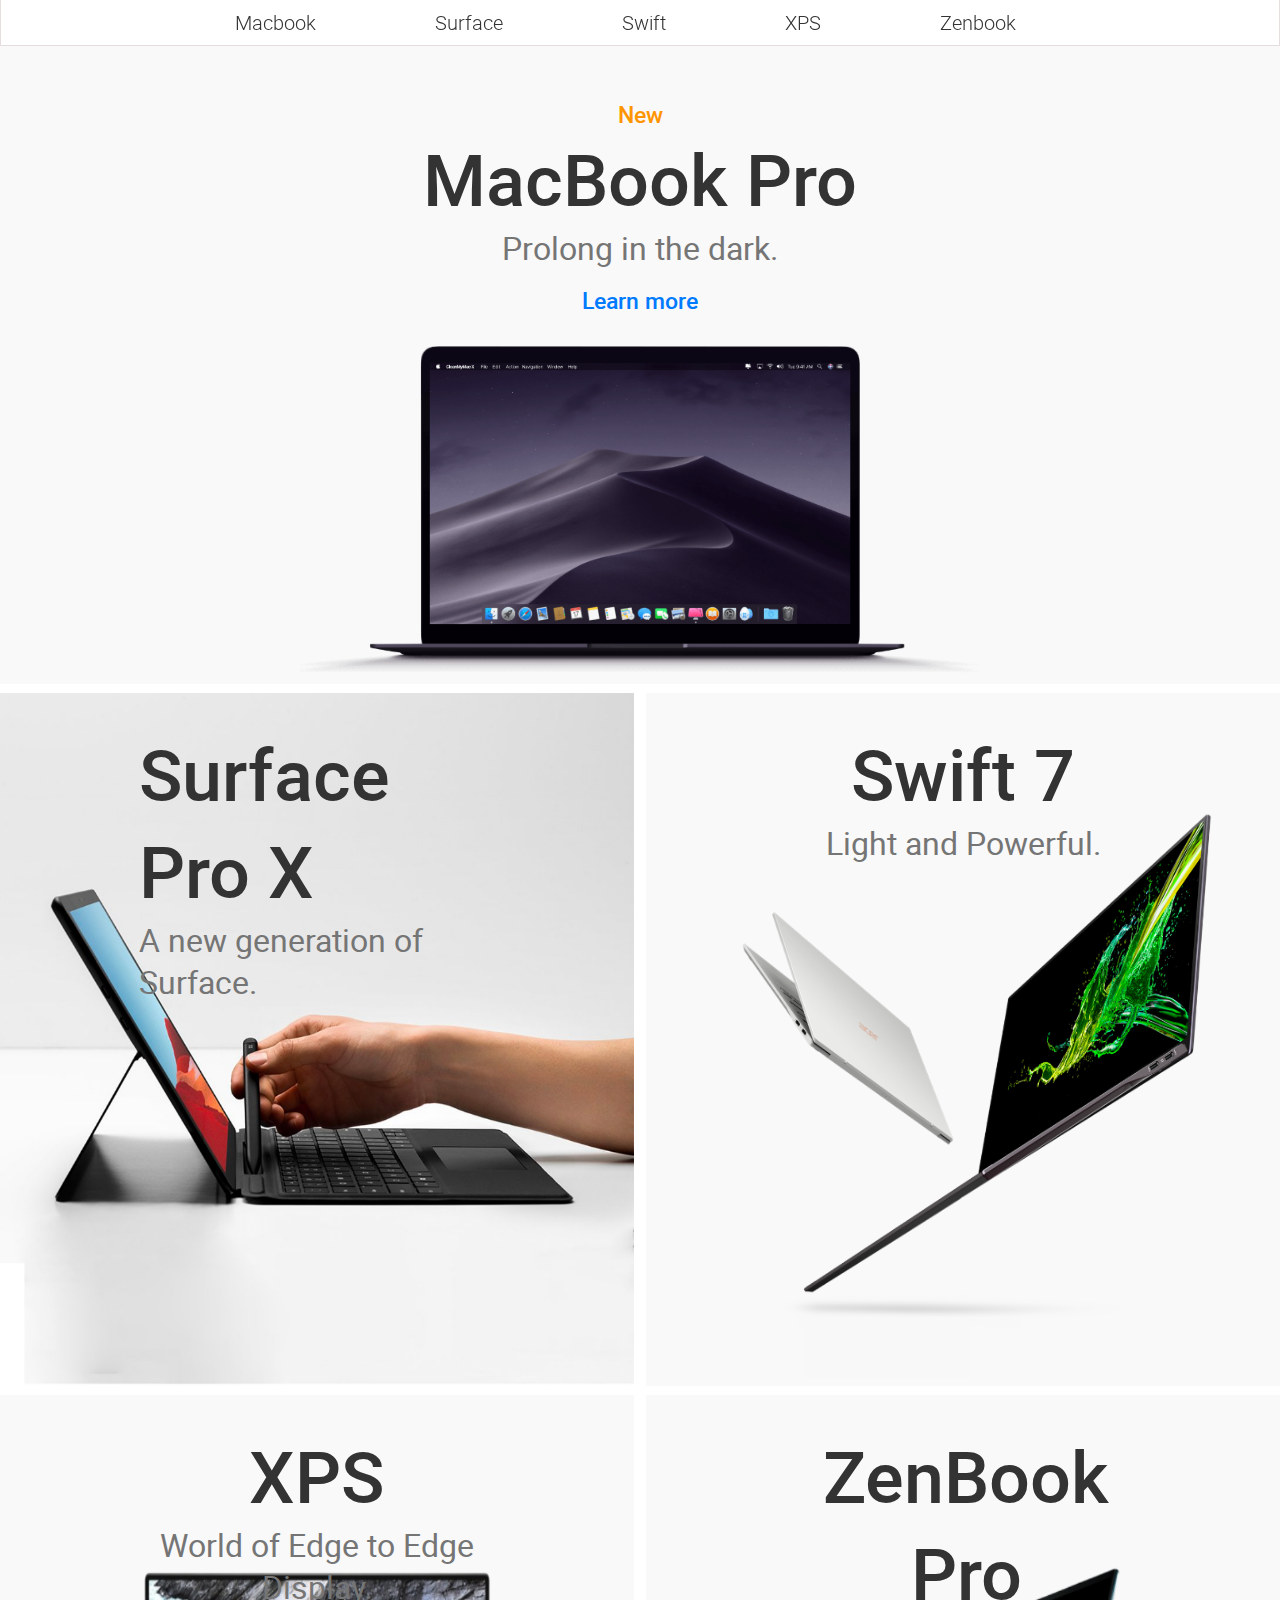
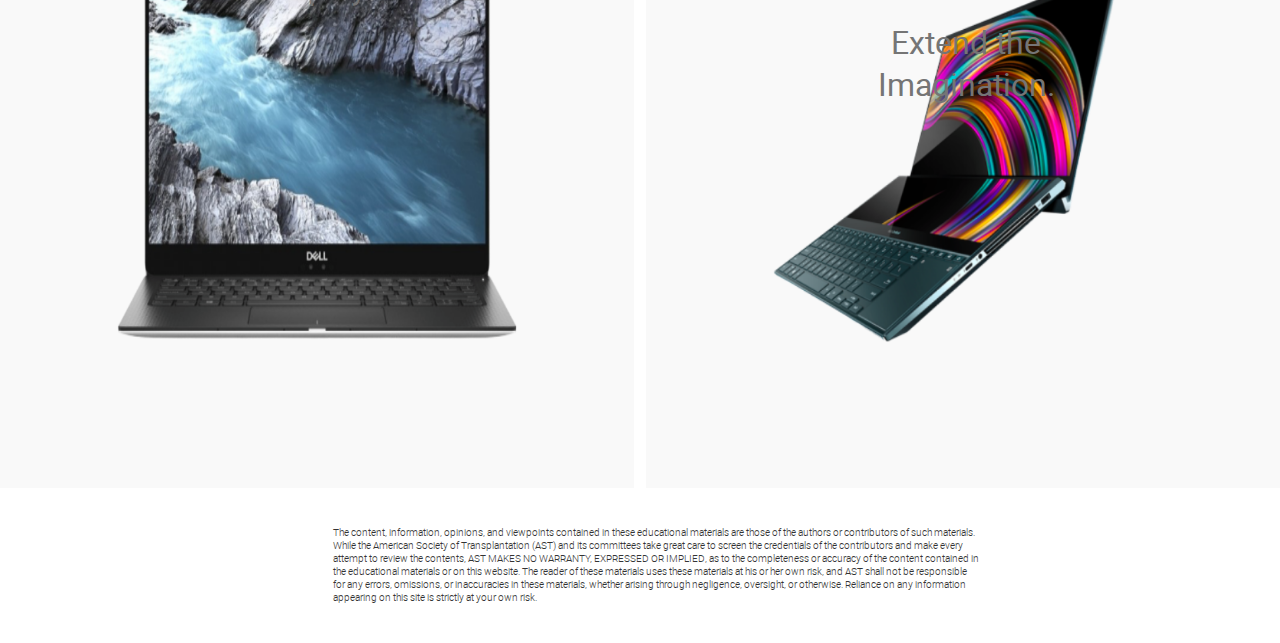
<file: index.html>
<!DOCTYPE html>
<html>
<head>
    <title>Store</title>
    <meta charset="UTF-8">
    <meta name="viewport" content="width=device-width, initial-scale=1">
    <link rel="icon" type="image/x-icon" href="favicon.ico">
    <link rel="stylesheet" type="text/css" href="style.css">
</head>
<body>
      
      <!-----------------------------Navigation Bar----------------------------->

      <div class="nav">
            <ul class="navbar">
                  <li><a href="#mac">Macbook</a></li>
                  <li><a href="#sur">Surface</a></li>
                  <li><a href="#swft">Swift</a></li>
                  <li><a href="#xps">XPS</a></li>
                  <li><a href="#zen">Zenbook</a></li>
            </ul>
      </div>

      <!---------------------------------Header--------------------------------->

      <div class="container">
            <p class="newtxt">New</p>
            <p class="topic" id="mac">MacBook Pro</p>
            <p class="des">Prolong in the dark.</p>
            <p style="text-align: center;"><a href="macbook.html" class="lmo">Learn more</a></p>
            <img src="pics/mac.png" alt="MacBook Pro" style="width:auto;height:48%;margin:auto;margin-top:1.5vh;">
      </div>

      <!-----------------------------Product Menu----------------------------->

      
      <div class="product">
            <div class="first-row">

                  <!--Surface Pro X-->

                  <a href="surface.html" class="menu" id="sur">
                        <div class="surf-container">
                              <img src="pics/surface.png" alt="Surface Pro X" style="width:49.5vw;height:77vh;">
                              <div class="inimg" style="left:22%;right:20%">
                                    <p class="topic">Surface Pro X</p>
                                    <p class="des">A new generation of Surface.</p>
                              </div>
                        </div>
                  </a>

                  <!--Swift 7-->

                  <a href="swift.html" class="menu" id="swft">
                        <div class="box sai">
                              <div class="inimg" style="left:25%;right:25%">
                                    <p class="topic">Swift 7</p>
                                    <p class="des">Light and Powerful.</p>
                              </div>
                              <img src="pics/swift.png" alt="Swift 7" style="width:50vw;height:85%;margin-top:6em;">
                        </div>
                  </a>
            </div>
            
            <div class="second-row">

                  <!--XPS-->

                  <a href="xps.html" class="menu">
                        <div class="box">
                              <div class="inimg" style="left:25%;right:25%">
                                    <p class="topic" id="xps">XPS</p>
                                    <p class="des">World of Edge to Edge Display.</p>
                              </div>
                              <img src="pics/xps.png" alt="XPS" style="width:40vw;height:77%;margin-top:7em;">
                        </div>
                  </a>

                  <!--ZenBook Pro-->

                  <a href="zenbook.html" class="menu">
                        <div class="box sai">
                              <div class="inimg" style="left:26%;right:25%">
                                    <p class="topic" id="zen">ZenBook Pro</p>
                                    <p class="des">Extend the Imagination.</p>
                              </div>
                              <img src="pics/zen.png" alt="ZenBook Pro" style="width:40vw;height:65%;margin-top:125px;">
                        </div>
                  </a>
            </div>
      </div>
      

      <!--------------------------------Footer-------------------------------->

      <div class="footer">
            The content, information, opinions, and viewpoints contained in these educational materials are those of the authors or contributors of such materials.<br> 
            While the American Society of Transplantation (AST) and its committees take great care to screen the credentials of the contributors and make every<br> 
            attempt to review the contents, AST MAKES NO WARRANTY, EXPRESSED OR IMPLIED, as to the completeness or accuracy of the content contained in<br> 
            the educational materials or on this website. The reader of these materials uses these materials at his or her own risk, and AST shall not be responsible<br> 
            for any errors, omissions, or inaccuracies in these materials, whether arising through negligence, oversight, or otherwise. Reliance on any information<br> 
            appearing on this site is strictly at your own risk.
      </div>

</body>
</html>
</file>
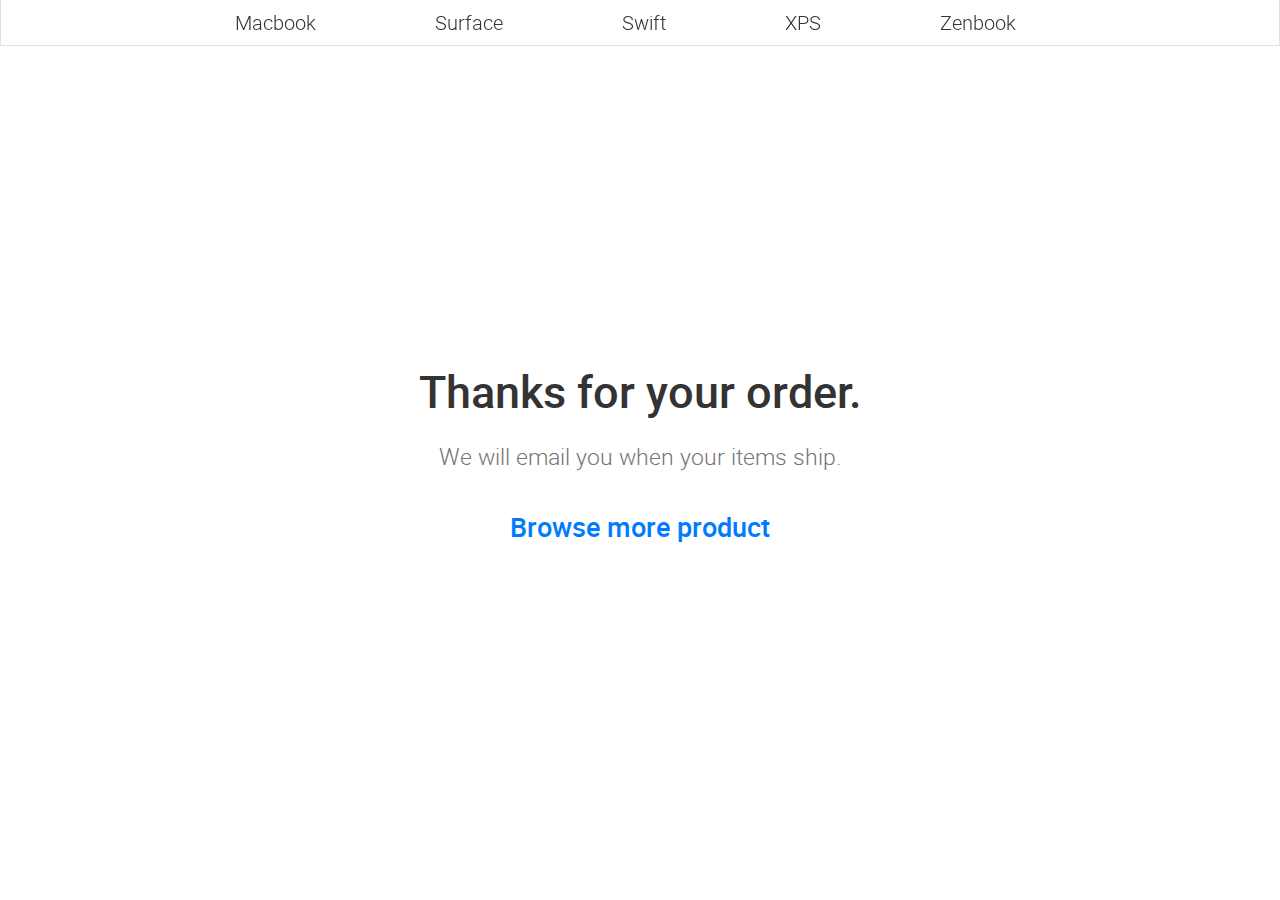
<file: confirm.html>
<!DOCTYPE html>
<html>
<head>
    <title>Store</title>
    <meta charset="UTF-8">
    <meta name="viewport" content="width=device-width, initial-scale=1">
    <link rel="icon" type="image/x-icon" href="favicon.ico">
    <link rel="stylesheet" type="text/css" href="style.css">
</head>
<body>

    <!-----------------------------Navigation Bar----------------------------->

    <div class="nav">
        <ul class="navbar">
              <li><a href="macbook.html">Macbook</a></li>
              <li><a href="surface.html">Surface</a></li>
              <li><a href="swift.html">Swift</a></li>
              <li><a href="xps.html">XPS</a></li>
              <li><a href="zenbook.html">Zenbook</a></li>
        </ul>
    </div>

    <!-----------------------------Thank you Message----------------------------->

    <div class="txtbox">
        <p style="font-family:'robotomedium';font-size:5vh;color:#333333;margin:0;">Thanks for your order.</p>
        <p style="font-family:'robotolight';font-size:2.5vh;color:#757575;margin:2.25vh;margin-bottom:4vh;">We will email you when your items ship.</p>
        <p><a href="index.html" style="font-family:'robotomedium';text-decoration:none;font-size:3vh;color:#007aff;">Browse more product</a></p>
    </div>
    
</body>
</html>
</file>
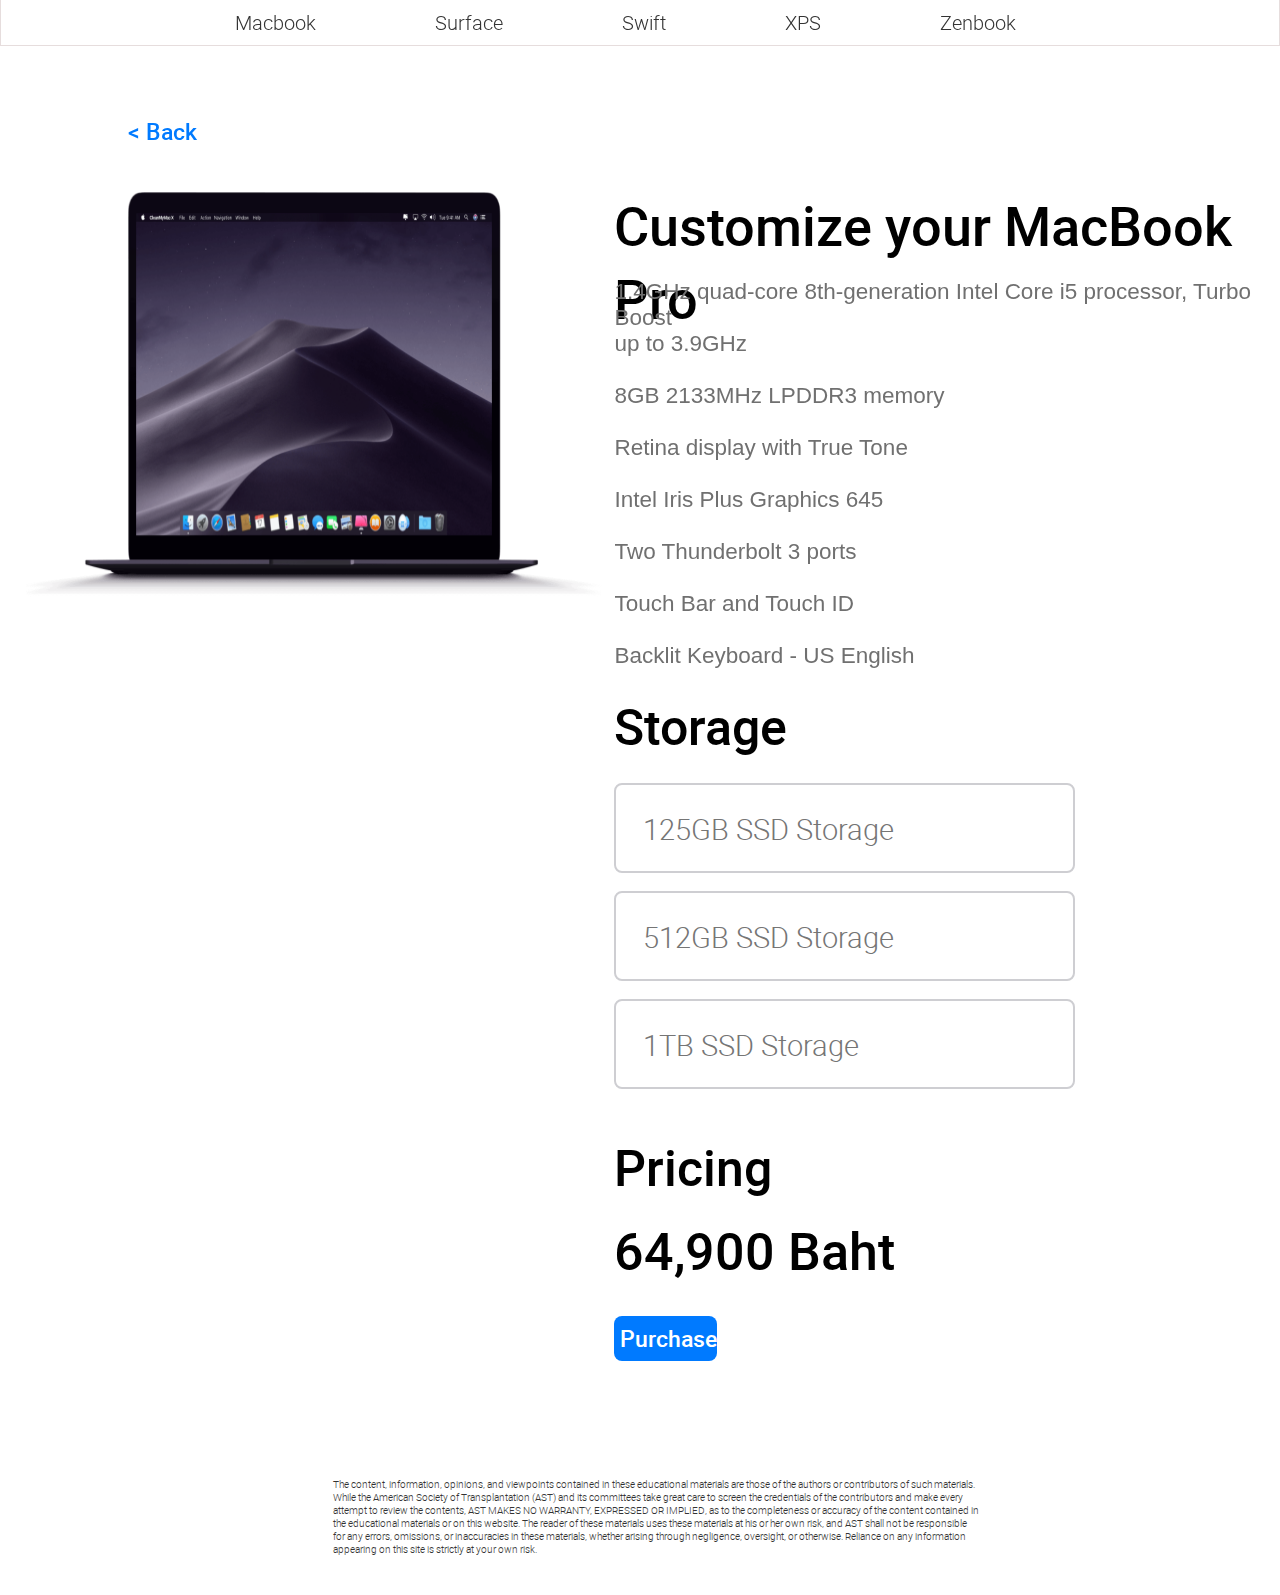
<file: macbook.html>
<!DOCTYPE html>
<html>
<head>
    <title>Store</title>
    <meta charset="UTF-8">
    <meta name="viewport" content="width=device-width, initial-scale=1">
    <link rel="icon" type="image/x-icon" href="favicon.ico">
    <link rel="stylesheet" type="text/css" href="style.css">
</head>
<body>

    <!-----------------------------Navigation Bar----------------------------->

    <div class="nav">
        <ul class="navbar">
              <li class="act">Macbook</li>
              <li><a href="surface.html">Surface</a></li>
              <li><a href="swift.html">Swift</a></li>
              <li><a href="xps.html">XPS</a></li>
              <li><a href="zenbook.html">Zenbook</a></li>
        </ul>
    </div>
    
    <!----------------------------------Order--------------------------------->

    <!--Product pic-->
    
    <div class="orderpic">
        <p><a href="index.html" class="lmo bck">&#60; Back</a></p><br><br>
        <img src="pics/mac2x.png" alt="MacBook Pro" style="width:45vw;height:45vh;margin-left:-8vw;margin-top:5vh;">
    </div>

    <!--Product detail-->
    <div class="orderdet">
        <!--detail-->

        <p style="position:absolute;font-family:'robotomedium';font-size:6vh;">Customize your MacBook Pro</p>

        <p style="position:absolute;font-family:Arial, Helvetica, sans-serif;font-size:2.5vh;color:#707070;margin-top:16vh;">
            1.4GHz quad‑core 8th‑generation Intel Core i5 processor, Turbo Boost<br>
            up to 3.9GHz 
            <br><br>
            8GB 2133MHz LPDDR3 memory 
            <br><br>
            Retina display with True Tone 
            <br><br>
            Intel Iris Plus Graphics 645 
            <br><br>
            Two Thunderbolt 3 ports 
            <br><br>
            Touch Bar and Touch ID 
            <br><br>
            Backlit Keyboard - US English
        </p>

        <!--Storage-->

        <p style="position:absolute;font-family:'robotomedium';font-size:5.5vh;margin-top:62vh;">Storage</p>

        <div class="storbtn" style="margin-top:72vh;" id="btn01" onclick="choosebtn(1)">
            <p style="margin:2.7vh 0 3vh 3vh;float:left;font-family:'robotolight';font-size:3.25vh;color:#757575;">125GB SSD Storage</p>
        </div>
        <div class="storbtn" style="margin-top:2vh;" id="btn02" onclick="choosebtn(2)">
            <p style="margin:2.7vh 0 3vh 3vh;float:left;font-family:'robotolight';font-size:3.25vh;color:#757575;">512GB SSD Storage</p>
        </div>
        <div class="storbtn" style="margin-top:2vh;" id="btn03" onclick="choosebtn(3)">
            <p style="margin:2.7vh 0 3vh 3vh;float:left;font-family:'robotolight';font-size:3.25vh;color:#757575;">1TB SSD Storage</p>
        </div>

        <!--Price-->

        <p style="position:absolute;font-family:'robotomedium';font-size:5.5vh;margin-top:5vh;">Pricing</p>
        <p style="position:absolute;font-family:'robotomedium';font-size:5.75vh;margin-top:14vh;">64,900 Baht</p>
        <form action="confirm.html"><button class="purbtn">Purchase</button></form>
    </div>

    <!--------------------------------Footer-------------------------------->

    <div class="footer">
        The content, information, opinions, and viewpoints contained in these educational materials are those of the authors or contributors of such materials.<br> 
        While the American Society of Transplantation (AST) and its committees take great care to screen the credentials of the contributors and make every<br> 
        attempt to review the contents, AST MAKES NO WARRANTY, EXPRESSED OR IMPLIED, as to the completeness or accuracy of the content contained in<br> 
        the educational materials or on this website. The reader of these materials uses these materials at his or her own risk, and AST shall not be responsible<br> 
        for any errors, omissions, or inaccuracies in these materials, whether arising through negligence, oversight, or otherwise. Reliance on any information<br> 
        appearing on this site is strictly at your own risk.
  </div>

</body>

<!--JS for choose storage button-->

<script>
function choosebtn(n) {
    if(n == 1) { 
        document.getElementById("btn01").className = "storbtn-sel";
        document.getElementById("btn02").className = "storbtn";
        document.getElementById("btn03").className = "storbtn";
    }
    else if(n == 2) {
        document.getElementById("btn02").className = "storbtn-sel";
        document.getElementById("btn01").className = "storbtn";
        document.getElementById("btn03").className = "storbtn";
    }
    else if(n == 3) { 
        document.getElementById("btn03").className = "storbtn-sel";
        document.getElementById("btn01").className = "storbtn";
        document.getElementById("btn02").className = "storbtn";
    }
}
</script>
</html>
</file>
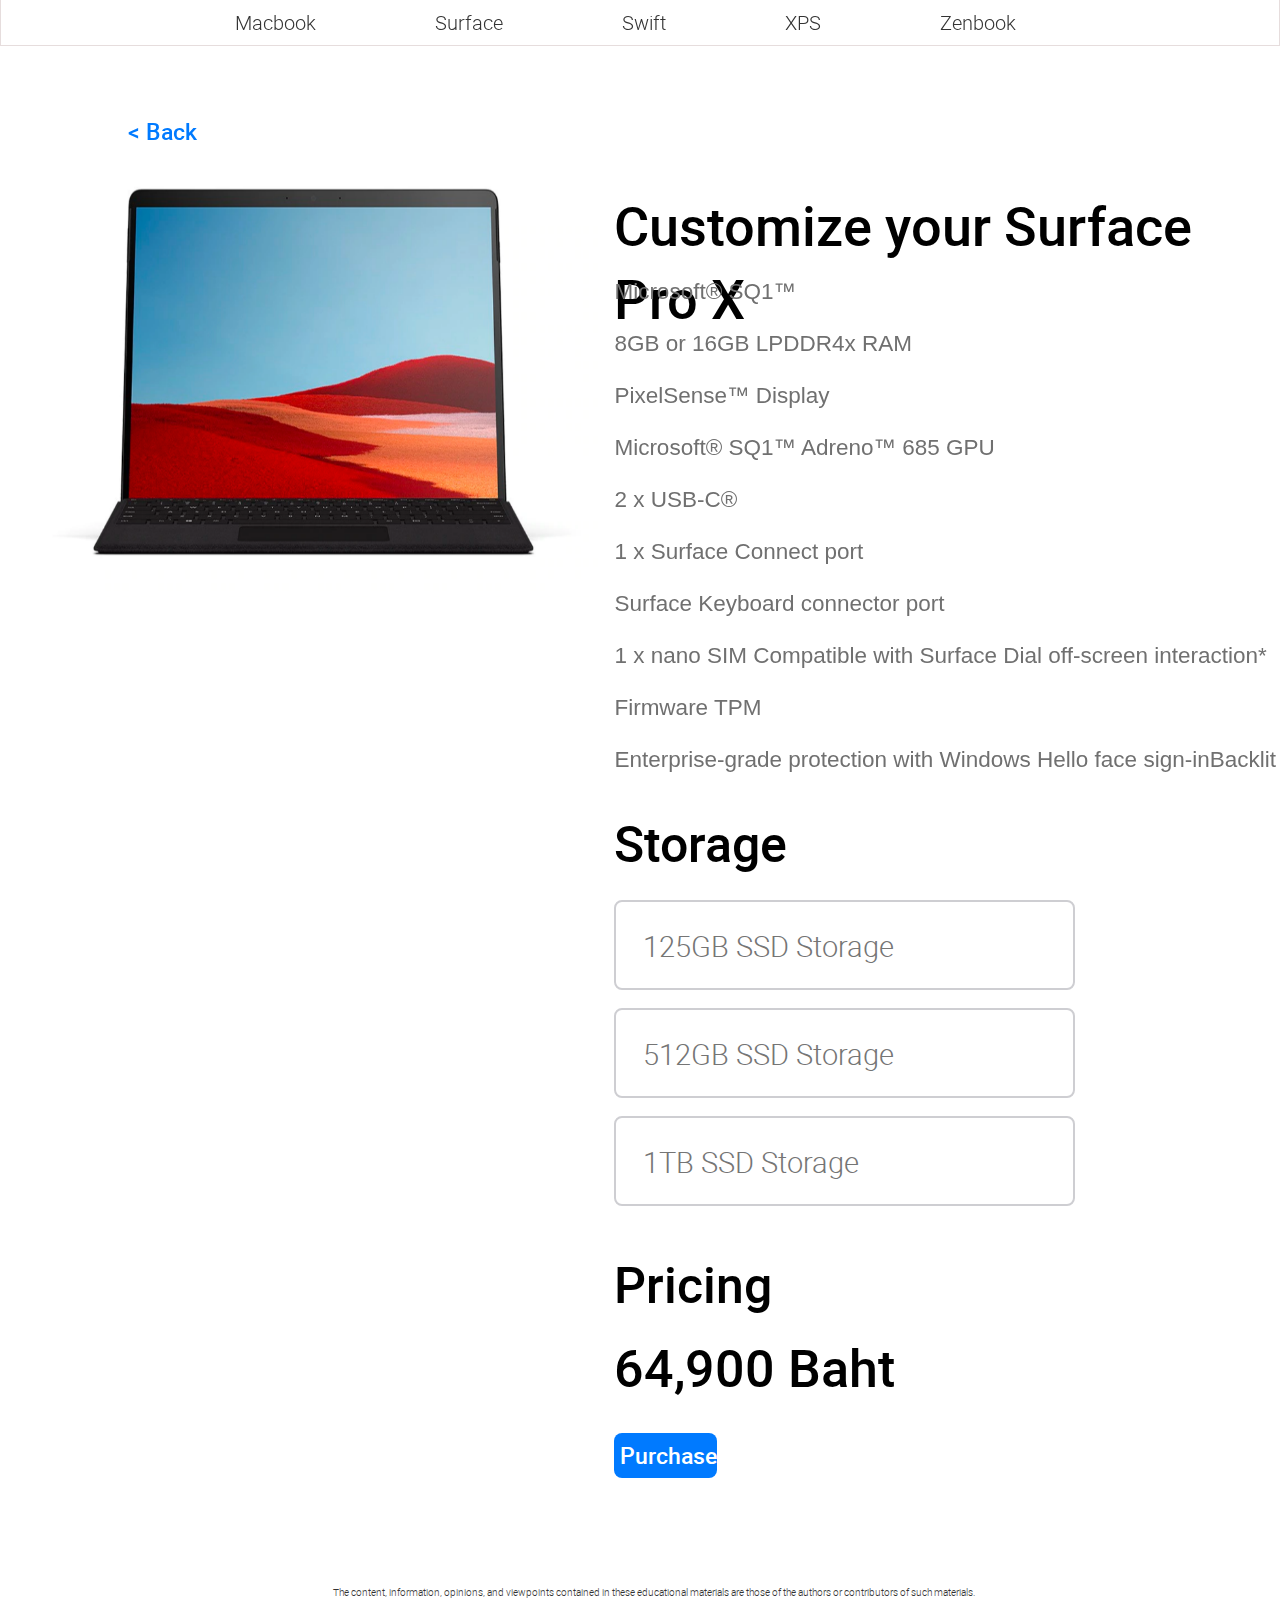
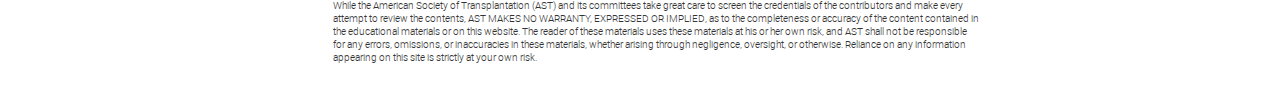
<file: surface.html>
<!DOCTYPE html>
<html>
<head>
    <title>Store</title>
    <meta charset="UTF-8">
    <meta name="viewport" content="width=device-width, initial-scale=1">
    <link rel="icon" type="image/x-icon" href="favicon.ico">
    <link rel="stylesheet" type="text/css" href="style.css">
</head>
<body>

    <!-----------------------------Navigation Bar----------------------------->

    <div class="nav">
        <ul class="navbar">
              <li><a href="macbook.html">Macbook</a></li>
              <li class="act">Surface</li>
              <li><a href="swift.html">Swift</a></li>
              <li><a href="xps.html">XPS</a></li>
              <li><a href="zenbook.html">Zenbook</a></li>
        </ul>
    </div>
    
    <!----------------------------------Order--------------------------------->

    <!--Product pic-->
    
    <div class="orderpic">
        <p><a href="index.html" class="lmo bck">&#60; Back</a></p><br><br>
        <img src="pics/surf2x.png" alt="Surface Pro X" style="width:45vw;height:50vh;margin-left:-8vw;">
    </div>

    <!--Product detail-->
    <div class="orderdet">
        <!--detail-->

        <p style="position:absolute;font-family:'robotomedium';font-size:6vh;">Customize your Surface Pro X</p>

        <p style="position:absolute;font-family:Arial, Helvetica, sans-serif;font-size:2.5vh;color:#707070;margin-top:16vh;">
            Microsoft® SQ1™ 
            <br><br>
            8GB or 16GB LPDDR4x RAM 
            <br><br>
            PixelSense™ Display 
            <br><br>
            Microsoft® SQ1™ Adreno™ 685 GPU 
            <br><br>
            2 x USB-C®
            <br><br>
            1 x Surface Connect port 
            <br><br>
            Surface Keyboard connector port 
            <br><br>
            1 x nano SIM Compatible with Surface Dial off-screen interaction* 
            <br><br>
            Firmware TPM 
            <br><br>
            Enterprise-grade protection with Windows Hello face sign-inBacklit
        </p>

        <!--Storage-->

        <p style="position:absolute;font-family:'robotomedium';font-size:5.5vh;margin-top:75vh;">Storage</p>

        <div class="storbtn" style="margin-top:85vh;" id="btn01" onclick="choosebtn(1)">
            <p style="margin:2.7vh 0 3vh 3vh;float:left;font-family:'robotolight';font-size:3.25vh;color:#757575;">125GB SSD Storage</p>
        </div>
        <div class="storbtn" style="margin-top:2vh;" id="btn02" onclick="choosebtn(2)">
            <p style="margin:2.7vh 0 3vh 3vh;float:left;font-family:'robotolight';font-size:3.25vh;color:#757575;">512GB SSD Storage</p>
        </div>
        <div class="storbtn" style="margin-top:2vh;" id="btn03" onclick="choosebtn(3)">
            <p style="margin:2.7vh 0 3vh 3vh;float:left;font-family:'robotolight';font-size:3.25vh;color:#757575;">1TB SSD Storage</p>
        </div>

        <!--Price-->

        <p style="position:absolute;font-family:'robotomedium';font-size:5.5vh;margin-top:5vh;">Pricing</p>
        <p style="position:absolute;font-family:'robotomedium';font-size:5.75vh;margin-top:14vh;">64,900 Baht</p>
        <form action="confirm.html"><button class="purbtn">Purchase</button></form>
    </div>

    <!--------------------------------Footer-------------------------------->

    <br><br><br><br><br><br>
    <div class="footer">
        The content, information, opinions, and viewpoints contained in these educational materials are those of the authors or contributors of such materials.<br> 
        While the American Society of Transplantation (AST) and its committees take great care to screen the credentials of the contributors and make every<br> 
        attempt to review the contents, AST MAKES NO WARRANTY, EXPRESSED OR IMPLIED, as to the completeness or accuracy of the content contained in<br> 
        the educational materials or on this website. The reader of these materials uses these materials at his or her own risk, and AST shall not be responsible<br> 
        for any errors, omissions, or inaccuracies in these materials, whether arising through negligence, oversight, or otherwise. Reliance on any information<br> 
        appearing on this site is strictly at your own risk.
  </div>

</body>

<!--JS for choose storage button-->

<script>
function choosebtn(n) {
    if(n == 1) { 
        document.getElementById("btn01").className = "storbtn-sel";
        document.getElementById("btn02").className = "storbtn";
        document.getElementById("btn03").className = "storbtn";
    }
    else if(n == 2) {
        document.getElementById("btn02").className = "storbtn-sel";
        document.getElementById("btn01").className = "storbtn";
        document.getElementById("btn03").className = "storbtn";
    }
    else if(n == 3) { 
        document.getElementById("btn03").className = "storbtn-sel";
        document.getElementById("btn01").className = "storbtn";
        document.getElementById("btn02").className = "storbtn";
    }
}
</script>
</html>
</file>
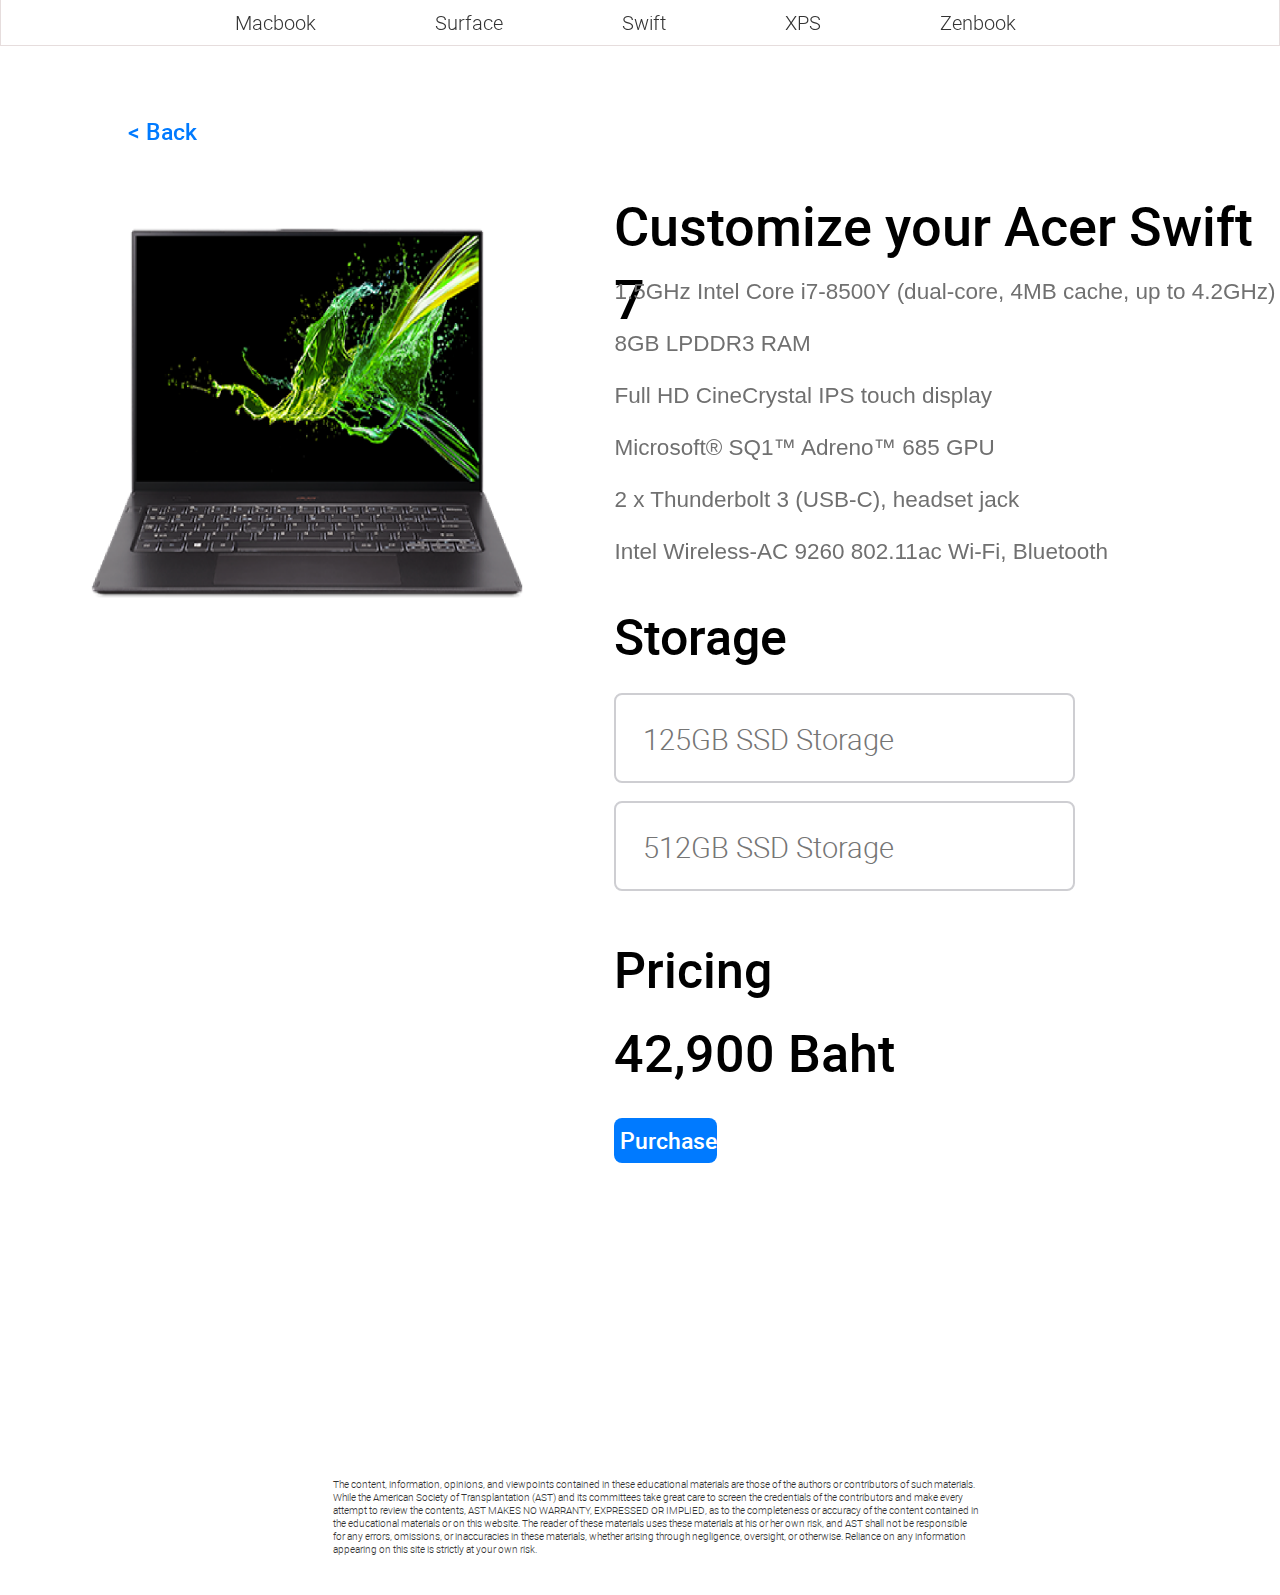
<file: swift.html>
<!DOCTYPE html>
<html>
<head>
    <title>Store</title>
    <meta charset="UTF-8">
    <meta name="viewport" content="width=device-width, initial-scale=1">
    <link rel="icon" type="image/x-icon" href="favicon.ico">
    <link rel="stylesheet" type="text/css" href="style.css">
</head>
<body>

    <!-----------------------------Navigation Bar----------------------------->

    <div class="nav">
        <ul class="navbar">
              <li><a href="macbook.html">Macbook</a></li>
              <li><a href="surface.html">Surface</a></li>
              <li class="act">Swift</li>
              <li><a href="xps.html">XPS</a></li>
              <li><a href="zenbook.html">Zenbook</a></li>
        </ul>
    </div>
    
    <!----------------------------------Order--------------------------------->

    <!--Product pic-->
    
    <div class="orderpic">
        <p><a href="index.html" class="lmo bck">&#60; Back</a></p><br><br>
        <img src="pics/swf2x.png" alt="Swift 7" style="width:42vw;height:60vh;margin-left:-7vw;margin-top:-0.5vw;">
    </div>

    <!--Product detail-->
    <div class="orderdet">
        <!--detail-->

        <p style="position:absolute;font-family:'robotomedium';font-size:6vh;">Customize your Acer Swift 7</p>

        <p style="position:absolute;font-family:Arial, Helvetica, sans-serif;font-size:2.5vh;color:#707070;margin-top:16vh;">
            1.5GHz Intel Core i7-8500Y (dual-core, 4MB cache, up to 4.2GHz) 
            <br><br>
            8GB LPDDR3 RAM 
            <br><br>
            Full HD CineCrystal IPS touch display 
            <br><br>
            Microsoft® SQ1™ Adreno™ 685 GPU 
            <br><br>
            2 x Thunderbolt 3 (USB-C), headset jack 
            <br><br>
            Intel Wireless-AC 9260 802.11ac Wi-Fi, Bluetooth
        </p>

        <!--Storage-->

        <p style="position:absolute;font-family:'robotomedium';font-size:5.5vh;margin-top:52vh;">Storage</p>

        <div class="storbtn" style="margin-top:62vh;" id="btn01" onclick="choosebtn(1)">
            <p style="margin:2.7vh 0 3vh 3vh;float:left;font-family:'robotolight';font-size:3.25vh;color:#757575;">125GB SSD Storage</p>
        </div>
        <div class="storbtn" style="margin-top:2vh;" id="btn02" onclick="choosebtn(2)">
            <p style="margin:2.7vh 0 3vh 3vh;float:left;font-family:'robotolight';font-size:3.25vh;color:#757575;">512GB SSD Storage</p>
        </div>

        <!--Price-->

        <p style="position:absolute;font-family:'robotomedium';font-size:5.5vh;margin-top:5vh;">Pricing</p>
        <p style="position:absolute;font-family:'robotomedium';font-size:5.75vh;margin-top:14vh;">42,900 Baht</p>
        <form action="confirm.html"><button class="purbtn">Purchase</button></form>
    </div>

    <!--------------------------------Footer-------------------------------->

    <div class="footer">
        The content, information, opinions, and viewpoints contained in these educational materials are those of the authors or contributors of such materials.<br> 
        While the American Society of Transplantation (AST) and its committees take great care to screen the credentials of the contributors and make every<br> 
        attempt to review the contents, AST MAKES NO WARRANTY, EXPRESSED OR IMPLIED, as to the completeness or accuracy of the content contained in<br> 
        the educational materials or on this website. The reader of these materials uses these materials at his or her own risk, and AST shall not be responsible<br> 
        for any errors, omissions, or inaccuracies in these materials, whether arising through negligence, oversight, or otherwise. Reliance on any information<br> 
        appearing on this site is strictly at your own risk.
  </div>

</body>

<!--JS for choose storage button-->

<script>
function choosebtn(n) {
    if(n == 1) { 
        document.getElementById("btn01").className = "storbtn-sel";
        document.getElementById("btn02").className = "storbtn";
    }
    else if(n == 2) {
        document.getElementById("btn02").className = "storbtn-sel";
        document.getElementById("btn01").className = "storbtn";
    }
}
</script>
</html>
</file>
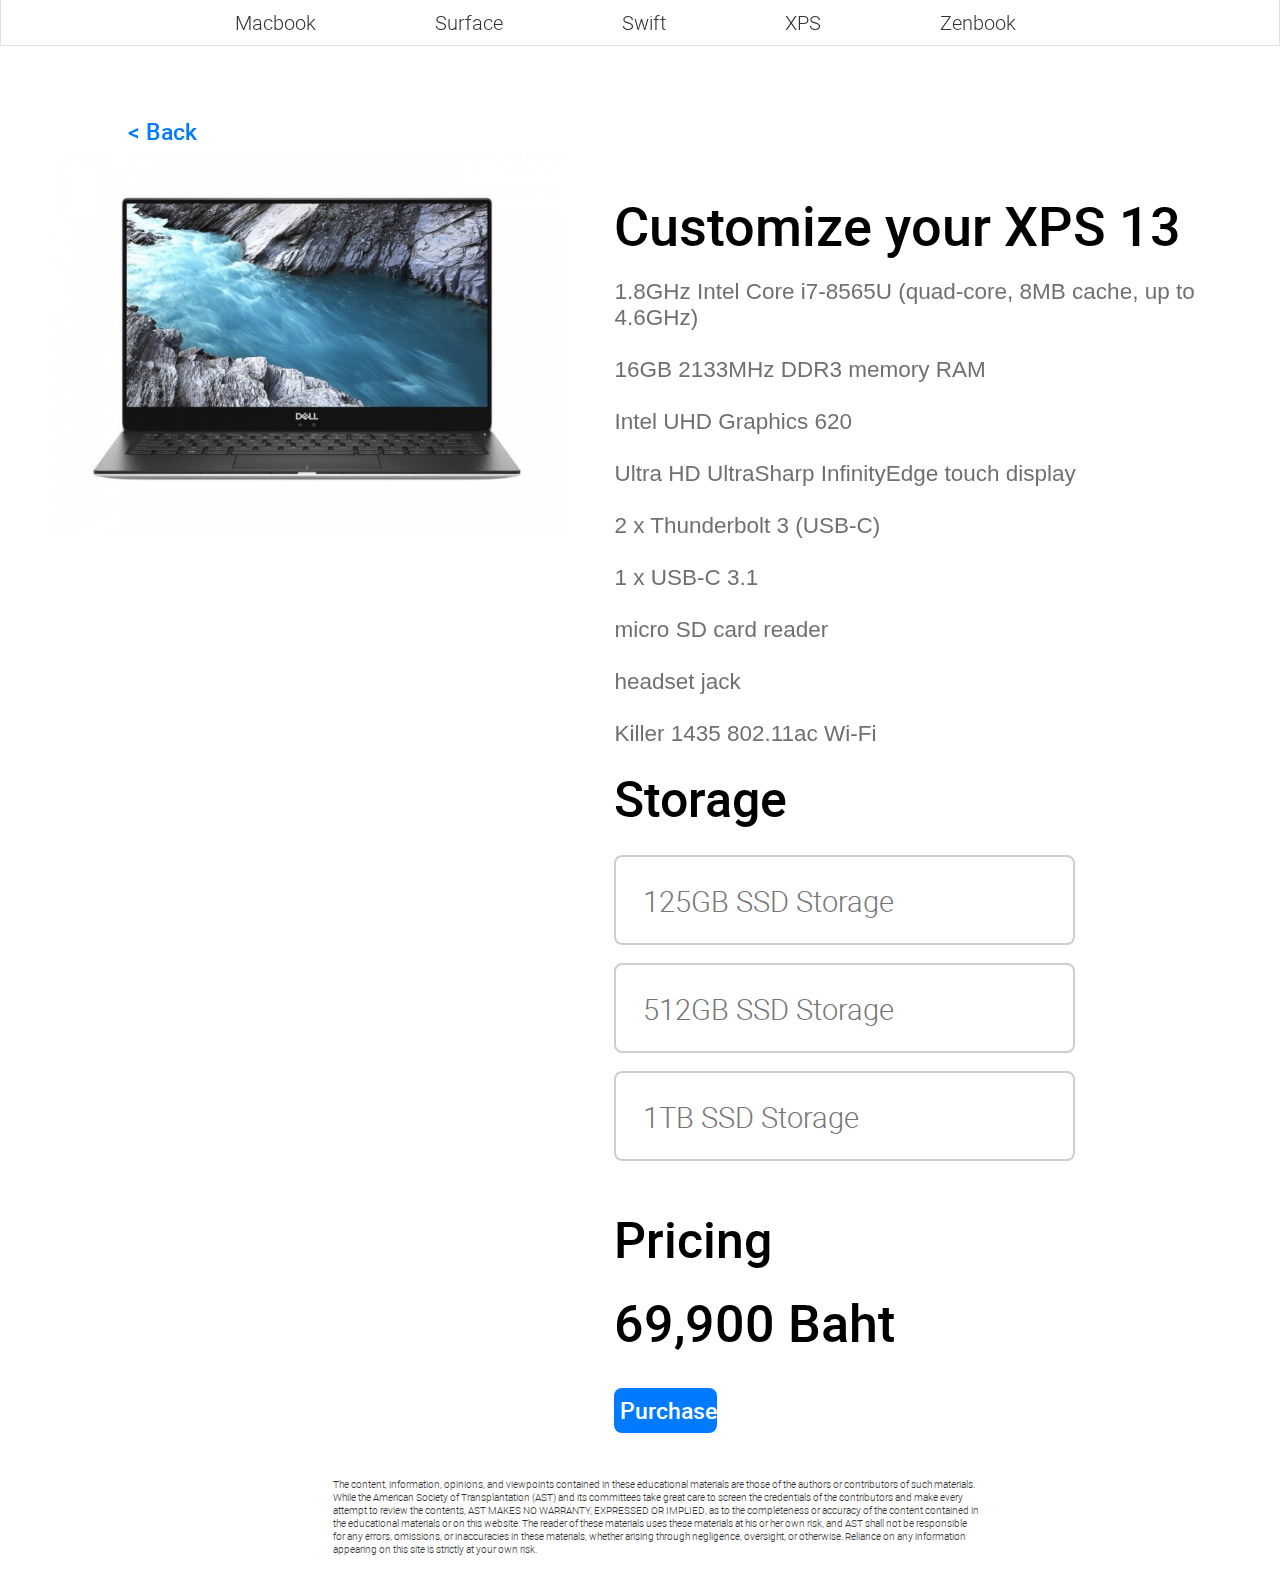
<file: xps.html>
<!DOCTYPE html>
<html>
<head>
    <title>Store</title>
    <meta charset="UTF-8">
    <meta name="viewport" content="width=device-width, initial-scale=1">
    <link rel="icon" type="image/x-icon" href="favicon.ico">
    <link rel="stylesheet" type="text/css" href="style.css">
</head>
<body>

    <!-----------------------------Navigation Bar----------------------------->

    <div class="nav">
        <ul class="navbar">
              <li><a href="macbook.html">Macbook</a></li>
              <li><a href="surface.html">Surface</a></li>
              <li><a href="swift.html">Swift</a></li>
              <li class="act">XPS</li>
              <li><a href="zenbook.html">Zenbook</a></li>
        </ul>
    </div>
    
    <!----------------------------------Order--------------------------------->

    <!--Product pic-->
    
    <div class="orderpic">
        <p><a href="index.html" class="lmo bck">&#60; Back</a></p><br><br>
        <img src="pics/xp2x.png" alt="XPS" style="width:40vw;height:30vw;margin-left:-6vw;margin-top:0.5vh;">
    </div>

    <!--Product detail-->
    <div class="orderdet">
        <!--detail-->

        <p style="position:absolute;font-family:'robotomedium';font-size:6vh;">Customize your XPS 13</p>

        <p style="position:absolute;font-family:Arial, Helvetica, sans-serif;font-size:2.5vh;color:#707070;margin-top:16vh;">
            1.8GHz Intel Core i7-8565U (quad-core, 8MB cache, up to 4.6GHz) 
            <br><br>
            16GB 2133MHz DDR3 memory RAM 
            <br><br>
            Intel UHD Graphics 620 
            <br><br>
            Ultra HD UltraSharp InfinityEdge touch display 
            <br><br>
            2 x Thunderbolt 3 (USB-C) 
            <br><br>
            1 x USB-C 3.1 
            <br><br>
            micro SD card reader 
            <br><br>
            headset jack 
            <br><br>
            Killer 1435 802.11ac Wi-Fi
        </p>

        <!--Storage-->

        <p style="position:absolute;font-family:'robotomedium';font-size:5.5vh;margin-top:70vh;">Storage</p>

        <div class="storbtn" style="margin-top:80vh;" id="btn01" onclick="choosebtn(1)">
            <p style="margin:2.7vh 0 3vh 3vh;float:left;font-family:'robotolight';font-size:3.25vh;color:#757575;">125GB SSD Storage</p>
        </div>
        <div class="storbtn" style="margin-top:2vh;" id="btn02" onclick="choosebtn(2)">
            <p style="margin:2.7vh 0 3vh 3vh;float:left;font-family:'robotolight';font-size:3.25vh;color:#757575;">512GB SSD Storage</p>
        </div>
        <div class="storbtn" style="margin-top:2vh;" id="btn03" onclick="choosebtn(3)">
            <p style="margin:2.7vh 0 3vh 3vh;float:left;font-family:'robotolight';font-size:3.25vh;color:#757575;">1TB SSD Storage</p>
        </div>

        <!--Price-->

        <p style="position:absolute;font-family:'robotomedium';font-size:5.5vh;margin-top:5vh;">Pricing</p>
        <p style="position:absolute;font-family:'robotomedium';font-size:5.75vh;margin-top:14vh;">69,900 Baht</p>
        <form action="confirm.html"><button class="purbtn">Purchase</button></form>
    </div>

    <!--------------------------------Footer-------------------------------->

    <div class="footer">
        The content, information, opinions, and viewpoints contained in these educational materials are those of the authors or contributors of such materials.<br> 
        While the American Society of Transplantation (AST) and its committees take great care to screen the credentials of the contributors and make every<br> 
        attempt to review the contents, AST MAKES NO WARRANTY, EXPRESSED OR IMPLIED, as to the completeness or accuracy of the content contained in<br> 
        the educational materials or on this website. The reader of these materials uses these materials at his or her own risk, and AST shall not be responsible<br> 
        for any errors, omissions, or inaccuracies in these materials, whether arising through negligence, oversight, or otherwise. Reliance on any information<br> 
        appearing on this site is strictly at your own risk.
  </div>

</body>

<!--JS for choose storage button-->

<script>
function choosebtn(n) {
    if(n == 1) { 
        document.getElementById("btn01").className = "storbtn-sel";
        document.getElementById("btn02").className = "storbtn";
        document.getElementById("btn03").className = "storbtn";
    }
    else if(n == 2) {
        document.getElementById("btn02").className = "storbtn-sel";
        document.getElementById("btn01").className = "storbtn";
        document.getElementById("btn03").className = "storbtn";
    }
    else if(n == 3) { 
        document.getElementById("btn03").className = "storbtn-sel";
        document.getElementById("btn01").className = "storbtn";
        document.getElementById("btn02").className = "storbtn";
    }
}
</script>
</html>
</file>
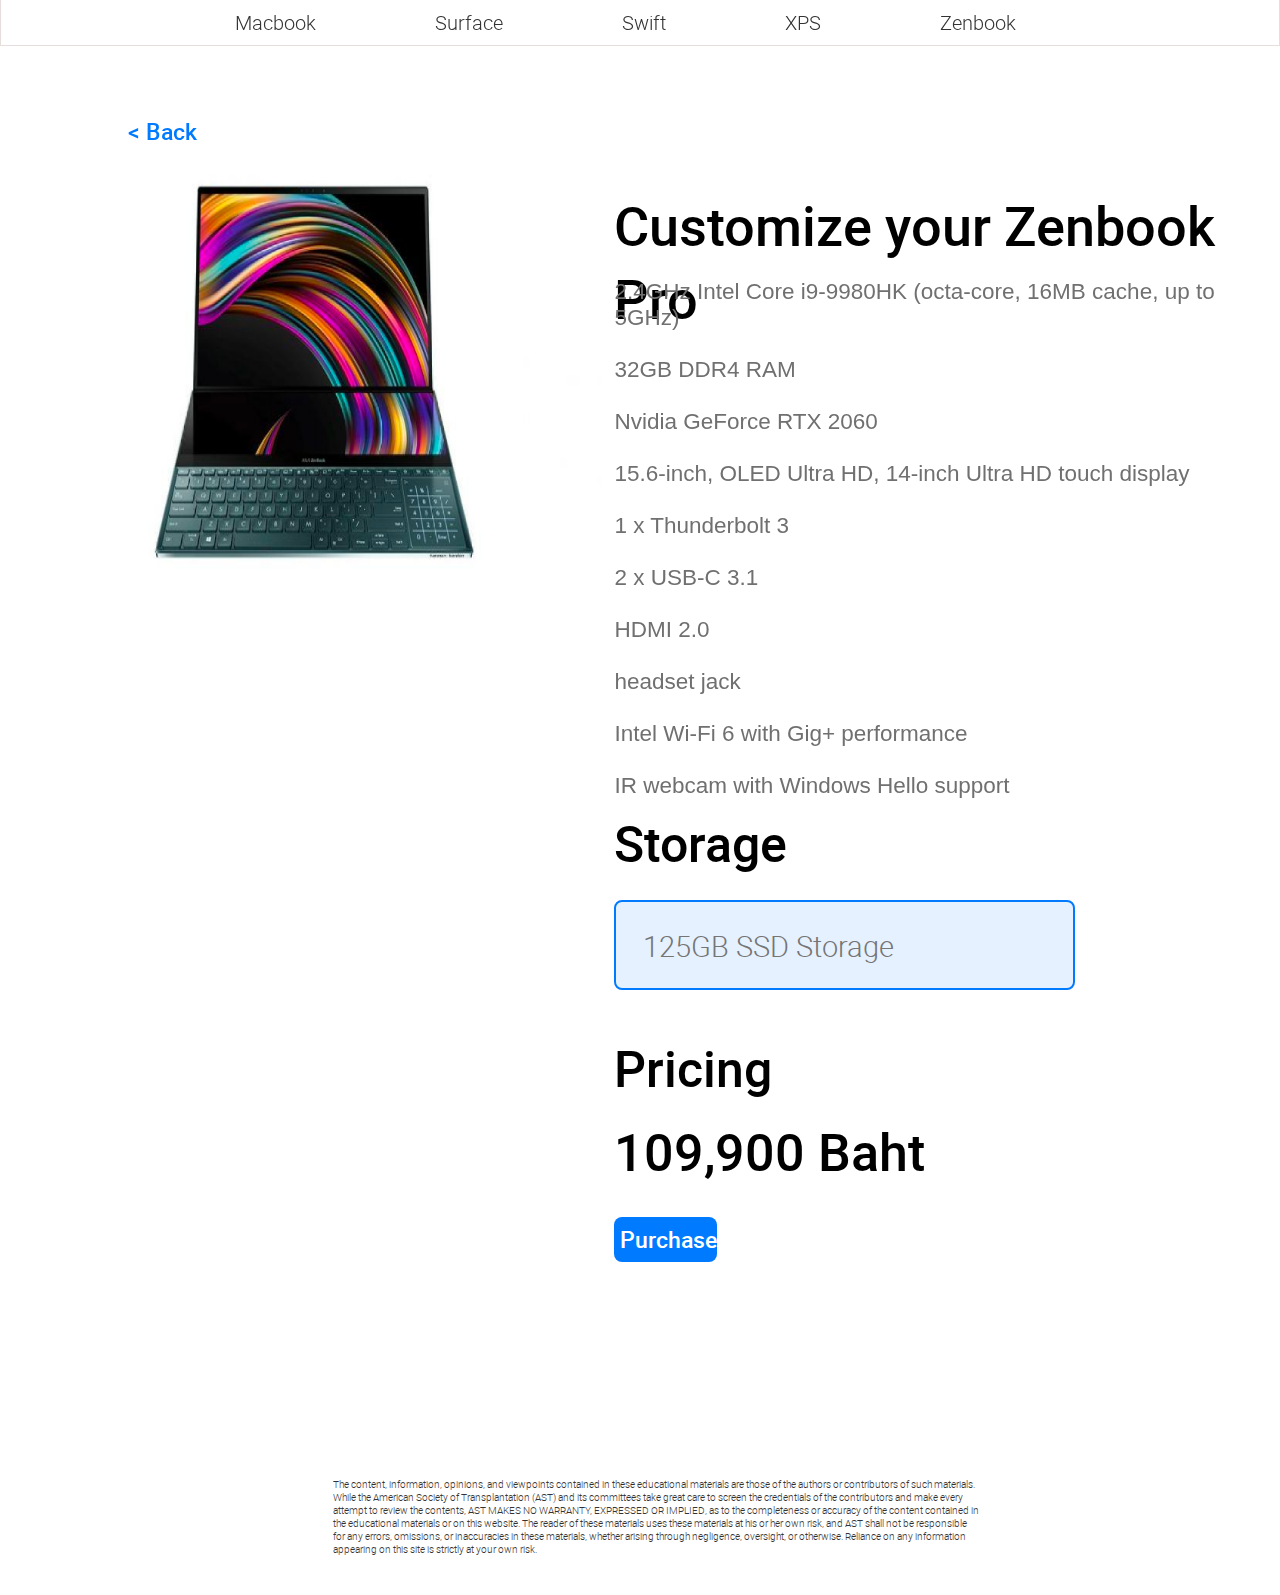
<file: zenbook.html>
<!DOCTYPE html>
<html>
<head>
    <title>Store</title>
    <meta charset="UTF-8">
    <meta name="viewport" content="width=device-width, initial-scale=1">
    <link rel="icon" type="image/x-icon" href="favicon.ico">
    <link rel="stylesheet" type="text/css" href="style.css">
</head>
<body>

    <!-----------------------------Navigation Bar----------------------------->

    <div class="nav">
        <ul class="navbar">
              <li><a href="macbook.html">Macbook</a></li>
              <li><a href="zenbook.html">Surface</a></li>
              <li><a href="swift.html">Swift</a></li>
              <li><a href="xps.html">XPS</a></li>
              <li class="act">Zenbook</li>
        </ul>
    </div>
    
    <!----------------------------------Order--------------------------------->

    <!--Product pic-->
    
    <div class="orderpic">
        <p><a href="index.html" class="lmo bck">&#60; Back</a></p><br><br>
        <img src="pics/zb2x.png" alt="Zenbook Pro" style="width:45vw;height:50vh;margin-left:-8vw;">
    </div>

    <!--Product detail-->
    <div class="orderdet">
        <!--detail-->

        <p style="position:absolute;font-family:'robotomedium';font-size:6vh;">Customize your Zenbook Pro</p>

        <p style="position:absolute;font-family:Arial, Helvetica, sans-serif;font-size:2.5vh;color:#707070;margin-top:16vh;">
            2.4GHz Intel Core i9-9980HK (octa-core, 16MB cache, up to 5GHz) 
            <br><br>
            32GB DDR4 RAM 
            <br><br>
            Nvidia GeForce RTX 2060 
            <br><br>
            15.6-inch, OLED Ultra HD, 14-inch Ultra HD touch display 
            <br><br>
            1 x Thunderbolt 3 
            <br><br>
            2 x USB-C 3.1 
            <br><br>
            HDMI 2.0 
            <br><br>
            headset jack 
            <br><br>
            Intel Wi-Fi 6 with Gig+ performance 
            <br><br>
            IR webcam with Windows Hello support
        </p>

        <!--Storage-->

        <p style="position:absolute;font-family:'robotomedium';font-size:5.5vh;margin-top:75vh;">Storage</p>

        <div class="storbtn-sel" style="margin-top:85vh;">
            <p style="margin:2.7vh 0 3vh 3vh;float:left;font-family:'robotolight';font-size:3.25vh;color:#757575;">125GB SSD Storage</p>
        </div>

        <!--Price-->

        <p style="position:absolute;font-family:'robotomedium';font-size:5.5vh;margin-top:5vh;">Pricing</p>
        <p style="position:absolute;font-family:'robotomedium';font-size:5.75vh;margin-top:14vh;">109,900 Baht</p>
        <form action="confirm.html"><button class="purbtn">Purchase</button></form>
    </div>

    <!--------------------------------Footer-------------------------------->

    <div class="footer">
        The content, information, opinions, and viewpoints contained in these educational materials are those of the authors or contributors of such materials.<br> 
        While the American Society of Transplantation (AST) and its committees take great care to screen the credentials of the contributors and make every<br> 
        attempt to review the contents, AST MAKES NO WARRANTY, EXPRESSED OR IMPLIED, as to the completeness or accuracy of the content contained in<br> 
        the educational materials or on this website. The reader of these materials uses these materials at his or her own risk, and AST shall not be responsible<br> 
        for any errors, omissions, or inaccuracies in these materials, whether arising through negligence, oversight, or otherwise. Reliance on any information<br> 
        appearing on this site is strictly at your own risk.
  </div>

</body>
</html>
</file>
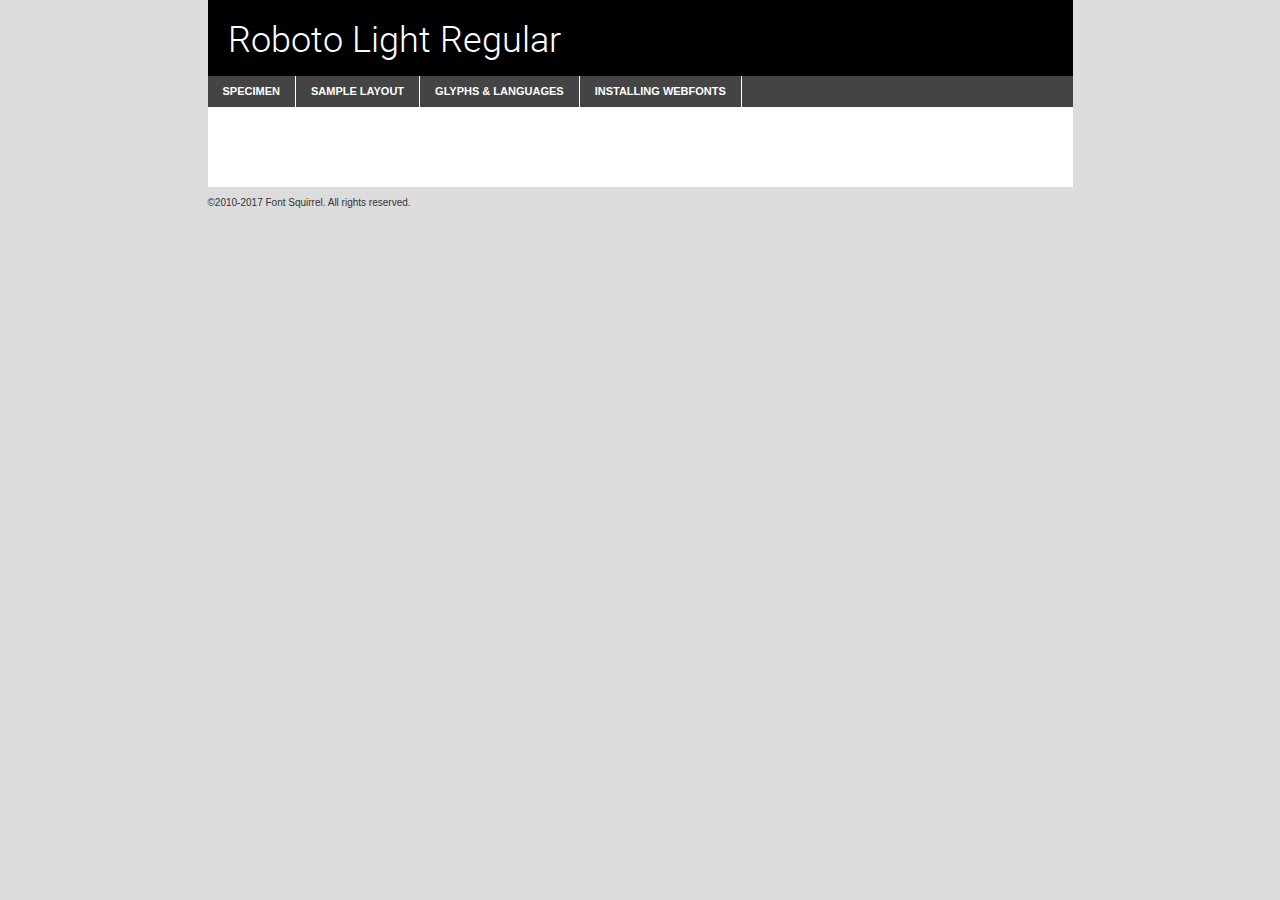
<file: fonts/roboto-light-demo.html>
<!DOCTYPE html PUBLIC "-//W3C//DTD XHTML 1.0 Transitional//EN"
	"http://www.w3.org/TR/xhtml1/DTD/xhtml1-transitional.dtd">

<html xmlns="http://www.w3.org/1999/xhtml" xml:lang="en" lang="en">
<head>
	<meta http-equiv="Content-Type" content="text/html; charset=utf-8" />
	<script src="http://ajax.googleapis.com/ajax/libs/jquery/1.7.2/jquery.min.js" type="text/javascript" charset="utf-8"></script>
	<script type="text/javascript">
	(function($){$.fn.easyTabs=function(option){var param=jQuery.extend({fadeSpeed:"fast",defaultContent:1,activeClass:'active'},option);$(this).each(function(){var thisId="#"+this.id;if(param.defaultContent==''){param.defaultContent=1;}
	if(typeof param.defaultContent=="number")
	{var defaultTab=$(thisId+" .tabs li:eq("+(param.defaultContent-1)+") a").attr('href').substr(1);}else{var defaultTab=param.defaultContent;}
	$(thisId+" .tabs li a").each(function(){var tabToHide=$(this).attr('href').substr(1);$("#"+tabToHide).addClass('easytabs-tab-content');});hideAll();changeContent(defaultTab);function hideAll(){$(thisId+" .easytabs-tab-content").hide();}
	function changeContent(tabId){hideAll();$(thisId+" .tabs li").removeClass(param.activeClass);$(thisId+" .tabs li a[href=#"+tabId+"]").closest('li').addClass(param.activeClass);if(param.fadeSpeed!="none")
	{$(thisId+" #"+tabId).fadeIn(param.fadeSpeed);}else{$(thisId+" #"+tabId).show();}}
	$(thisId+" .tabs li").click(function(){var tabId=$(this).find('a').attr('href').substr(1);changeContent(tabId);return false;});});}})(jQuery);
	</script>
	<link rel="stylesheet" href="specimen_files/specimen_stylesheet.css" type="text/css" charset="utf-8" />
	<link rel="stylesheet" href="stylesheet.css" type="text/css" charset="utf-8" />

	<style type="text/css">
					body{
				font-family: 'robotolight';
							}
		</style>

	<title>Roboto Light Regular Specimen</title>
	
	
	<script type="text/javascript" charset="utf-8">
		$(document).ready(function() {
			$('#container').easyTabs({defaultContent:1});
		});
	</script>
</head>

<body>
<div id="container">
	<div id="header">
		Roboto Light Regular	</div>
	<ul class="tabs">
		<li><a href="#specimen">Specimen</a></li>
		<li><a href="#layout">Sample Layout</a></li>
				<li><a href="#glyphs">Glyphs &amp; Languages</a></li>
		<li><a href="#installing">Installing Webfonts</a></li>
		
	</ul>
	
	<div id="main_content">

		
			<div id="specimen">
		
				<div class="section">
					<div class="grid12 firstcol">
						<div class="huge">AaBb</div>
					</div>
				</div>
		
				<div class="section">
					<div class="glyph_range">A&#x200B;B&#x200b;C&#x200b;D&#x200b;E&#x200b;F&#x200b;G&#x200b;H&#x200b;I&#x200b;J&#x200b;K&#x200b;L&#x200b;M&#x200b;N&#x200b;O&#x200b;P&#x200b;Q&#x200b;R&#x200b;S&#x200b;T&#x200b;U&#x200b;V&#x200b;W&#x200b;X&#x200b;Y&#x200b;Z&#x200b;a&#x200b;b&#x200b;c&#x200b;d&#x200b;e&#x200b;f&#x200b;g&#x200b;h&#x200b;i&#x200b;j&#x200b;k&#x200b;l&#x200b;m&#x200b;n&#x200b;o&#x200b;p&#x200b;q&#x200b;r&#x200b;s&#x200b;t&#x200b;u&#x200b;v&#x200b;w&#x200b;x&#x200b;y&#x200b;z&#x200b;1&#x200b;2&#x200b;3&#x200b;4&#x200b;5&#x200b;6&#x200b;7&#x200b;8&#x200b;9&#x200b;0&#x200b;&amp;&#x200b;.&#x200b;,&#x200b;?&#x200b;!&#x200b;&#64;&#x200b;(&#x200b;)&#x200b;#&#x200b;$&#x200b;%&#x200b;*&#x200b;+&#x200b;-&#x200b;=&#x200b;:&#x200b;;</div>
				</div>
				<div class="section">
					<div class="grid12 firstcol">
						<table class="sample_table">
							<tr><td>10</td><td class="size10">abcdefghijklmnopqrstuvwxyzABCDEFGHIJKLMNOPQRSTUVWXYZ0123456789abcdefghijklmnopqrstuvwxyzABCDEFGHIJKLMNOPQRSTUVWXYZ0123456789abcdefghijklmnopqrstuvwxyzABCDEFGHIJKLMNOPQRSTUVWXYZ</td></tr>
							<tr><td>11</td><td class="size11">abcdefghijklmnopqrstuvwxyzABCDEFGHIJKLMNOPQRSTUVWXYZ0123456789abcdefghijklmnopqrstuvwxyzABCDEFGHIJKLMNOPQRSTUVWXYZ0123456789abcdefghijklmnopqrstuvwxyzABCDEFGHIJKLMNOPQRSTUVWXYZ</td></tr>
							<tr><td>12</td><td class="size12">abcdefghijklmnopqrstuvwxyzABCDEFGHIJKLMNOPQRSTUVWXYZ0123456789abcdefghijklmnopqrstuvwxyzABCDEFGHIJKLMNOPQRSTUVWXYZ0123456789abcdefghijklmnopqrstuvwxyzABCDEFGHIJKLMNOPQRSTUVWXYZ</td></tr>
							<tr><td>13</td><td class="size13">abcdefghijklmnopqrstuvwxyzABCDEFGHIJKLMNOPQRSTUVWXYZ0123456789abcdefghijklmnopqrstuvwxyzABCDEFGHIJKLMNOPQRSTUVWXYZ0123456789abcdefghijklmnopqrstuvwxyzABCDEFGHIJKLMNOPQRSTUVWXYZ</td></tr>
							<tr><td>14</td><td class="size14">abcdefghijklmnopqrstuvwxyzABCDEFGHIJKLMNOPQRSTUVWXYZ0123456789abcdefghijklmnopqrstuvwxyzABCDEFGHIJKLMNOPQRSTUVWXYZ0123456789abcdefghijklmnopqrstuvwxyzABCDEFGHIJKLMNOPQRSTUVWXYZ</td></tr>
							<tr><td>16</td><td class="size16">abcdefghijklmnopqrstuvwxyzABCDEFGHIJKLMNOPQRSTUVWXYZ0123456789abcdefghijklmnopqrstuvwxyzABCDEFGHIJKLMNOPQRSTUVWXYZ</td></tr>
							<tr><td>18</td><td class="size18">abcdefghijklmnopqrstuvwxyzABCDEFGHIJKLMNOPQRSTUVWXYZ0123456789abcdefghijklmnopqrstuvwxyzABCDEFGHIJKLMNOPQRSTUVWXYZ</td></tr>
							<tr><td>20</td><td class="size20">abcdefghijklmnopqrstuvwxyzABCDEFGHIJKLMNOPQRSTUVWXYZ0123456789abcdefghijklmnopqrstuvwxyzABCDEFGHIJKLMNOPQRSTUVWXYZ</td></tr>
							<tr><td>24</td><td class="size24">abcdefghijklmnopqrstuvwxyzABCDEFGHIJKLMNOPQRSTUVWXYZ0123456789abcdefghijklmnopqrstuvwxyzABCDEFGHIJKLMNOPQRSTUVWXYZ</td></tr>
							<tr><td>30</td><td class="size30">abcdefghijklmnopqrstuvwxyzABCDEFGHIJKLMNOPQRSTUVWXYZ0123456789abcdefghijklmnopqrstuvwxyzABCDEFGHIJKLMNOPQRSTUVWXYZ</td></tr>
							<tr><td>36</td><td class="size36">abcdefghijklmnopqrstuvwxyzABCDEFGHIJKLMNOPQRSTUVWXYZ0123456789abcdefghijklmnopqrstuvwxyzABCDEFGHIJKLMNOPQRSTUVWXYZ</td></tr>
							<tr><td>48</td><td class="size48">abcdefghijklmnopqrstuvwxyzABCDEFGHIJKLMNOPQRSTUVWXYZ0123456789abcdefghijklmnopqrstuvwxyzABCDEFGHIJKLMNOPQRSTUVWXYZ</td></tr>
							<tr><td>60</td><td class="size60">abcdefghijklmnopqrstuvwxyzABCDEFGHIJKLMNOPQRSTUVWXYZ0123456789abcdefghijklmnopqrstuvwxyzABCDEFGHIJKLMNOPQRSTUVWXYZ</td></tr>
							<tr><td>72</td><td class="size72">abcdefghijklmnopqrstuvwxyzABCDEFGHIJKLMNOPQRSTUVWXYZ0123456789abcdefghijklmnopqrstuvwxyzABCDEFGHIJKLMNOPQRSTUVWXYZ</td></tr>
							<tr><td>90</td><td class="size90">abcdefghijklmnopqrstuvwxyzABCDEFGHIJKLMNOPQRSTUVWXYZ0123456789abcdefghijklmnopqrstuvwxyzABCDEFGHIJKLMNOPQRSTUVWXYZ</td></tr>
						</table>
				
					</div>
			
				</div>
		
		
		
								<div class="section" id="bodycomparison">


										<div id="xheight">
				<div class="fontbody">&#x25FC;&#x25FC;&#x25FC;&#x25FC;&#x25FC;&#x25FC;&#x25FC;&#x25FC;&#x25FC;&#x25FC;&#x25FC;&#x25FC;&#x25FC;&#x25FC;&#x25FC;&#x25FC;&#x25FC;&#x25FC;&#x25FC;&#x25FC;&#x25FC;&#x25FC;&#x25FC;&#x25FC;&#x25FC;&#x25FC;&#x25FC;&#x25FC;&#x25FC;&#x25FC;&#x25FC;&#x25FC;&#x25FC;&#x25FC;&#x25FC;&#x25FC;&#x25FC;&#x25FC;&#x25FC;&#x25FC;&#x25FC;&#x25FC;&#x25FC;&#x25FC;&#x25FC;&#x25FC;&#x25FC;&#x25FC;&#x25FC;&#x25FC;&#x25FC;&#x25FC;&#x25FC;&#x25FC;&#x25FC;&#x25FC;&#x25FC;&#x25FC;&#x25FC;&#x25FC;&#x25FC;&#x25FC;&#x25FC;&#x25FC;&#x25FC;&#x25FC;&#x25FC;&#x25FC;&#x25FC;&#x25FC;&#x25FC;&#x25FC;&#x25FC;&#x25FC;&#x25FC;&#x25FC;&#x25FC;&#x25FC;&#x25FC;&#x25FC;&#x25FC;&#x25FC;&#x25FC;&#x25FC;&#x25FC;&#x25FC;&#x25FC;&#x25FC;&#x25FC;&#x25FC;&#x25FC;&#x25FC;&#x25FC;&#x25FC;&#x25FC;&#x25FC;&#x25FC;&#x25FC;&#x25FC;body</div><div class="arialbody">body</div><div class="verdanabody">body</div><div class="georgiabody">body</div></div>
										<div class="fontbody" style="z-index:1">
											body<span>Roboto Light Regular</span>
										</div>
										<div class="arialbody" style="z-index:1">
											body<span>Arial</span>
										</div>
										<div class="verdanabody" style="z-index:1">
											body<span>Verdana</span>
										</div>
										<div class="georgiabody" style="z-index:1">
											body<span>Georgia</span>
										</div>



								</div>
		
		
				<div class="section psample psample_row1" id="">
					
					<div class="grid2 firstcol">
						<p class="size10"><span>10.</span>Aenean lacinia bibendum nulla sed consectetur. Fusce dapibus, tellus ac cursus commodo, tortor mauris condimentum nibh, ut fermentum massa justo sit amet risus. Nullam id dolor id nibh ultricies vehicula ut id elit. Cum sociis natoque penatibus et magnis dis parturient montes, nascetur ridiculus mus. Nulla vitae elit libero, a pharetra augue.</p>
			
					</div>
					<div class="grid3">
						<p class="size11"><span>11.</span>Aenean lacinia bibendum nulla sed consectetur. Fusce dapibus, tellus ac cursus commodo, tortor mauris condimentum nibh, ut fermentum massa justo sit amet risus. Nullam id dolor id nibh ultricies vehicula ut id elit. Cum sociis natoque penatibus et magnis dis parturient montes, nascetur ridiculus mus. Nulla vitae elit libero, a pharetra augue.</p>
			
					</div>
					<div class="grid3">
						<p class="size12"><span>12.</span>Aenean lacinia bibendum nulla sed consectetur. Fusce dapibus, tellus ac cursus commodo, tortor mauris condimentum nibh, ut fermentum massa justo sit amet risus. Nullam id dolor id nibh ultricies vehicula ut id elit. Cum sociis natoque penatibus et magnis dis parturient montes, nascetur ridiculus mus. Nulla vitae elit libero, a pharetra augue.</p>
			
					</div>
					<div class="grid4">
						<p class="size13"><span>13.</span>Aenean lacinia bibendum nulla sed consectetur. Fusce dapibus, tellus ac cursus commodo, tortor mauris condimentum nibh, ut fermentum massa justo sit amet risus. Nullam id dolor id nibh ultricies vehicula ut id elit. Cum sociis natoque penatibus et magnis dis parturient montes, nascetur ridiculus mus. Nulla vitae elit libero, a pharetra augue.</p>
			
					</div>
					<div class="white_blend"></div>
					
				</div>
				<div class="section psample psample_row2" id="">
					<div class="grid3 firstcol">
						<p class="size14"><span>14.</span>Aenean lacinia bibendum nulla sed consectetur. Fusce dapibus, tellus ac cursus commodo, tortor mauris condimentum nibh, ut fermentum massa justo sit amet risus. Nullam id dolor id nibh ultricies vehicula ut id elit. Cum sociis natoque penatibus et magnis dis parturient montes, nascetur ridiculus mus. Nulla vitae elit libero, a pharetra augue.</p>
			
					</div>
					<div class="grid4">
						<p class="size16"><span>16.</span>Aenean lacinia bibendum nulla sed consectetur. Fusce dapibus, tellus ac cursus commodo, tortor mauris condimentum nibh, ut fermentum massa justo sit amet risus. Nullam id dolor id nibh ultricies vehicula ut id elit. Cum sociis natoque penatibus et magnis dis parturient montes, nascetur ridiculus mus. Nulla vitae elit libero, a pharetra augue.</p>
			
					</div>
					<div class="grid5">
						<p class="size18"><span>18.</span>Aenean lacinia bibendum nulla sed consectetur. Fusce dapibus, tellus ac cursus commodo, tortor mauris condimentum nibh, ut fermentum massa justo sit amet risus. Nullam id dolor id nibh ultricies vehicula ut id elit. Cum sociis natoque penatibus et magnis dis parturient montes, nascetur ridiculus mus. Nulla vitae elit libero, a pharetra augue.</p>
			
					</div>

					<div class="white_blend"></div>

				</div>
				
				<div class="section psample psample_row3" id="">
					<div class="grid5 firstcol">
						<p class="size20"><span>20.</span>Aenean lacinia bibendum nulla sed consectetur. Fusce dapibus, tellus ac cursus commodo, tortor mauris condimentum nibh, ut fermentum massa justo sit amet risus. Nullam id dolor id nibh ultricies vehicula ut id elit. Cum sociis natoque penatibus et magnis dis parturient montes, nascetur ridiculus mus. Nulla vitae elit libero, a pharetra augue.</p>
					</div>
					<div class="grid7">
						<p class="size24"><span>24.</span>Aenean lacinia bibendum nulla sed consectetur. Fusce dapibus, tellus ac cursus commodo, tortor mauris condimentum nibh, ut fermentum massa justo sit amet risus. Nullam id dolor id nibh ultricies vehicula ut id elit. Cum sociis natoque penatibus et magnis dis parturient montes, nascetur ridiculus mus. Nulla vitae elit libero, a pharetra augue.</p>
					</div>
					
					<div class="white_blend"></div>
					
				</div>
				
				<div class="section psample psample_row4" id="">
					<div class="grid12 firstcol">
						<p class="size30"><span>30.</span>Aenean lacinia bibendum nulla sed consectetur. Fusce dapibus, tellus ac cursus commodo, tortor mauris condimentum nibh, ut fermentum massa justo sit amet risus. Nullam id dolor id nibh ultricies vehicula ut id elit. Cum sociis natoque penatibus et magnis dis parturient montes, nascetur ridiculus mus. Nulla vitae elit libero, a pharetra augue.</p>
					</div>
					<div class="white_blend"></div>
					
				</div>
				
				
				
				<div class="section psample psample_row1 fullreverse">
					<div class="grid2 firstcol">
						<p class="size10"><span>10.</span>Aenean lacinia bibendum nulla sed consectetur. Fusce dapibus, tellus ac cursus commodo, tortor mauris condimentum nibh, ut fermentum massa justo sit amet risus. Nullam id dolor id nibh ultricies vehicula ut id elit. Cum sociis natoque penatibus et magnis dis parturient montes, nascetur ridiculus mus. Nulla vitae elit libero, a pharetra augue.</p>
			
					</div>
					<div class="grid3">
						<p class="size11"><span>11.</span>Aenean lacinia bibendum nulla sed consectetur. Fusce dapibus, tellus ac cursus commodo, tortor mauris condimentum nibh, ut fermentum massa justo sit amet risus. Nullam id dolor id nibh ultricies vehicula ut id elit. Cum sociis natoque penatibus et magnis dis parturient montes, nascetur ridiculus mus. Nulla vitae elit libero, a pharetra augue.</p>
			
					</div>
					<div class="grid3">
						<p class="size12"><span>12.</span>Aenean lacinia bibendum nulla sed consectetur. Fusce dapibus, tellus ac cursus commodo, tortor mauris condimentum nibh, ut fermentum massa justo sit amet risus. Nullam id dolor id nibh ultricies vehicula ut id elit. Cum sociis natoque penatibus et magnis dis parturient montes, nascetur ridiculus mus. Nulla vitae elit libero, a pharetra augue.</p>
			
					</div>
					<div class="grid4">
						<p class="size13"><span>13.</span>Aenean lacinia bibendum nulla sed consectetur. Fusce dapibus, tellus ac cursus commodo, tortor mauris condimentum nibh, ut fermentum massa justo sit amet risus. Nullam id dolor id nibh ultricies vehicula ut id elit. Cum sociis natoque penatibus et magnis dis parturient montes, nascetur ridiculus mus. Nulla vitae elit libero, a pharetra augue.</p>
			
					</div>
					<div class="black_blend"></div>
					
				</div>
				
				<div class="section psample psample_row2 fullreverse">
					<div class="grid3 firstcol">
						<p class="size14"><span>14.</span>Aenean lacinia bibendum nulla sed consectetur. Fusce dapibus, tellus ac cursus commodo, tortor mauris condimentum nibh, ut fermentum massa justo sit amet risus. Nullam id dolor id nibh ultricies vehicula ut id elit. Cum sociis natoque penatibus et magnis dis parturient montes, nascetur ridiculus mus. Nulla vitae elit libero, a pharetra augue.</p>
			
					</div>
					<div class="grid4">
						<p class="size16"><span>16.</span>Aenean lacinia bibendum nulla sed consectetur. Fusce dapibus, tellus ac cursus commodo, tortor mauris condimentum nibh, ut fermentum massa justo sit amet risus. Nullam id dolor id nibh ultricies vehicula ut id elit. Cum sociis natoque penatibus et magnis dis parturient montes, nascetur ridiculus mus. Nulla vitae elit libero, a pharetra augue.</p>
			
					</div>
					<div class="grid5">
						<p class="size18"><span>18.</span>Aenean lacinia bibendum nulla sed consectetur. Fusce dapibus, tellus ac cursus commodo, tortor mauris condimentum nibh, ut fermentum massa justo sit amet risus. Nullam id dolor id nibh ultricies vehicula ut id elit. Cum sociis natoque penatibus et magnis dis parturient montes, nascetur ridiculus mus. Nulla vitae elit libero, a pharetra augue.</p>
			
					</div>
					<div class="black_blend"></div>

				</div>
				
				<div class="section psample fullreverse psample_row3" id="">
					<div class="grid5 firstcol">
						<p class="size20"><span>20.</span>Aenean lacinia bibendum nulla sed consectetur. Fusce dapibus, tellus ac cursus commodo, tortor mauris condimentum nibh, ut fermentum massa justo sit amet risus. Nullam id dolor id nibh ultricies vehicula ut id elit. Cum sociis natoque penatibus et magnis dis parturient montes, nascetur ridiculus mus. Nulla vitae elit libero, a pharetra augue.</p>
					</div>
					<div class="grid7">
						<p class="size24"><span>24.</span>Aenean lacinia bibendum nulla sed consectetur. Fusce dapibus, tellus ac cursus commodo, tortor mauris condimentum nibh, ut fermentum massa justo sit amet risus. Nullam id dolor id nibh ultricies vehicula ut id elit. Cum sociis natoque penatibus et magnis dis parturient montes, nascetur ridiculus mus. Nulla vitae elit libero, a pharetra augue.</p>
					</div>
					
					<div class="black_blend"></div>
					
				</div>
				
				<div class="section psample fullreverse psample_row4" id="" style="border-bottom: 20px #000 solid;">
					<div class="grid12 firstcol">
						<p class="size30"><span>30.</span>Aenean lacinia bibendum nulla sed consectetur. Fusce dapibus, tellus ac cursus commodo, tortor mauris condimentum nibh, ut fermentum massa justo sit amet risus. Nullam id dolor id nibh ultricies vehicula ut id elit. Cum sociis natoque penatibus et magnis dis parturient montes, nascetur ridiculus mus. Nulla vitae elit libero, a pharetra augue.</p>
					</div>
					<div class="black_blend"></div>
					
				</div>
				
				
				
				
			</div>
			
			<div id="layout">
				
				<div class="section">
					
					<div class="grid12 firstcol">
						<h1>Lorem Ipsum Dolor</h1>
						<h2>Etiam porta sem malesuada magna mollis euismod</h2>
						
						<p class="byline">By <a href="#link">Aenean Lacinia</a></p>
					</div>
				</div>
				<div class="section">
					<div class="grid8 firstcol">
						<p class="large">Donec sed odio dui. Morbi leo risus, porta ac consectetur ac, vestibulum at eros. Fusce dapibus, tellus ac cursus commodo, tortor mauris condimentum nibh, ut fermentum massa justo sit amet risus. </p>

						
						<h3>Pellentesque ornare sem</h3>

						<p>Maecenas sed diam eget risus varius blandit sit amet non magna. Maecenas faucibus mollis interdum. Donec ullamcorper nulla non metus auctor fringilla. Nullam id dolor id nibh ultricies vehicula ut id elit. Nullam id dolor id nibh ultricies vehicula ut id elit. </p>

						<p>Aenean eu leo quam. Pellentesque ornare sem lacinia quam venenatis vestibulum. Lorem ipsum dolor sit amet, consectetur adipiscing elit. Cum sociis natoque penatibus et magnis dis parturient montes, nascetur ridiculus mus. </p>

						<p>Nulla vitae elit libero, a pharetra augue. Praesent commodo cursus magna, vel scelerisque nisl consectetur et. Aenean lacinia bibendum nulla sed consectetur. </p>

						<p>Nullam quis risus eget urna mollis ornare vel eu leo. Nullam quis risus eget urna mollis ornare vel eu leo. Maecenas sed diam eget risus varius blandit sit amet non magna. Donec ullamcorper nulla non metus auctor fringilla. </p>

						<h3>Cras mattis consectetur</h3>

						<p>Aenean eu leo quam. Pellentesque ornare sem lacinia quam venenatis vestibulum. Aenean lacinia bibendum nulla sed consectetur. Integer posuere erat a ante venenatis dapibus posuere velit aliquet. Cras mattis consectetur purus sit amet fermentum. </p>

						<p>Nullam id dolor id nibh ultricies vehicula ut id elit. Nullam quis risus eget urna mollis ornare vel eu leo. Cras mattis consectetur purus sit amet fermentum.</p>
					</div>
					
					<div class="grid4 sidebar">
						
						<div class="box reverse">
							<p class="last">Nullam quis risus eget urna mollis ornare vel eu leo. Donec ullamcorper nulla non metus auctor fringilla. Cras mattis consectetur purus sit amet fermentum. Sed posuere consectetur est at lobortis. Lorem ipsum dolor sit amet, consectetur adipiscing elit. </p>
						</div>
						
						<p class="caption">Maecenas sed diam eget risus varius.</p>

						<p>Vestibulum id ligula porta felis euismod semper. Integer posuere erat a ante venenatis dapibus posuere velit aliquet. Vestibulum id ligula porta felis euismod semper. Sed posuere consectetur est at lobortis. Maecenas sed diam eget risus varius blandit sit amet non magna. Fusce dapibus, tellus ac cursus commodo, tortor mauris condimentum nibh, ut fermentum massa justo sit amet risus. </p>

					

						<p>Duis mollis, est non commodo luctus, nisi erat porttitor ligula, eget lacinia odio sem nec elit. Aenean lacinia bibendum nulla sed consectetur. Vivamus sagittis lacus vel augue laoreet rutrum faucibus dolor auctor. Aenean lacinia bibendum nulla sed consectetur. Nullam quis risus eget urna mollis ornare vel eu leo. </p>

						<p>Praesent commodo cursus magna, vel scelerisque nisl consectetur et. Donec ullamcorper nulla non metus auctor fringilla. Maecenas faucibus mollis interdum. Fusce dapibus, tellus ac cursus commodo, tortor mauris condimentum nibh, ut fermentum massa justo sit amet risus. </p>

					</div>
				</div>
				
			</div>


			



		<div id="glyphs">
			<div class="section">
				<div class="grid12 firstcol">
			
				<h1>Language Support</h1>
				<p>The subset of Roboto Light Regular in this kit supports the following languages:<br />
			
					Afrikaans, Albanian, Basque, Belarusian_lacinka, Bosnian, Breton, Catalan, Chamorro, Chichewa_nyanja, Croatian, Cyrillic, Czech, Danish, Dutch, English, Esperanto, Estonian, Faroese, Finnish, French, Frisian, Galician, German, Greek, Hungarian, Icelandic, Italian, Latvian, Lithuanian, Malagasy, Maltese, Norwegian, Polish, Portuguese, Romanian, Serbian, Slovak, Slovenian, Spanish, Swedish, Turkish, Welsh, Alsatian, Aragonese, Arapaho, Aromanian, Arrernte, Asturian, Aymara, Bislama, Cebuano, Cheyenne, Cimbrian, Corsican, Fijian, French_creole, Friulian, Genoese, Gilbertese, Greenlandic, Guarani, Haitian_creole, Hawaiian, Hiligaynon, Hmong, Hopi, Ibanag, Iloko_ilokano, Indonesian, Interglossa_glosa, Interlingua, Irish_gaelic, Istro-romanian, Jerriais, Kashubian, Kurdish_kurmanji, Ladin, Lojban, Lombard, Low_saxon, Luxembourgeois, Malay_latinized, Manx, Maori, Megleno-romanian, Mohawk, Nahuatl, Norfolk_pitcairnese, Northern_sotho, Occitan, Oromo, Pangasinan, Papiamento, Piedmontese, Potawatomi, Quechua, Rhaeto-romance, Romansh, Rotokas, Sami_inari, Sami_lule, Samoan, Sardinian, Scots_gaelic, Seychelles_creole, Shona, Sicilian, Somali, Southern_ndebele, Southern_sotho, Swahili, Swati_swazi, Tagalog_filipino_pilipino, Tahitian, Tausug, Tetum, Tok_pisin, Tongan, Tswana, Turkmen, Turkmen_cyrillic, Turkmen_latinized, Tuvaluan, Uyghur_cyrillic, Uyghur_latinized, Veps, Volapuk, Votic_cyrillic, Votic_latinized, Walloon, Warlpiri, Xhosa, Yapese, Zulu, Latinbasic, Ubasic, Demo, Vietnamese, Moldovan				</p>
				<h1>Glyph Chart</h1>
				<p>The subset of Roboto Light Regular in this kit includes all the glyphs listed below. Unicode entities are included above each glyph to help you insert individual characters into your layout.</p>
				<div id="glyph_chart">
			
																														 <div><p>&amp;#2;</p>&#2;</div>
																				 <div><p>&amp;#13;</p>&#13;</div>
																				 <div><p>&amp;#32;</p>&#32;</div>
																				 <div><p>&amp;#33;</p>&#33;</div>
																				 <div><p>&amp;#34;</p>&#34;</div>
																				 <div><p>&amp;#35;</p>&#35;</div>
																				 <div><p>&amp;#36;</p>&#36;</div>
																				 <div><p>&amp;#37;</p>&#37;</div>
																				 <div><p>&amp;#38;</p>&#38;</div>
																				 <div><p>&amp;#39;</p>&#39;</div>
																				 <div><p>&amp;#40;</p>&#40;</div>
																				 <div><p>&amp;#41;</p>&#41;</div>
																				 <div><p>&amp;#42;</p>&#42;</div>
																				 <div><p>&amp;#43;</p>&#43;</div>
																				 <div><p>&amp;#44;</p>&#44;</div>
																				 <div><p>&amp;#45;</p>&#45;</div>
																				 <div><p>&amp;#46;</p>&#46;</div>
																				 <div><p>&amp;#47;</p>&#47;</div>
																				 <div><p>&amp;#48;</p>&#48;</div>
																				 <div><p>&amp;#49;</p>&#49;</div>
																				 <div><p>&amp;#50;</p>&#50;</div>
																				 <div><p>&amp;#51;</p>&#51;</div>
																				 <div><p>&amp;#52;</p>&#52;</div>
																				 <div><p>&amp;#53;</p>&#53;</div>
																				 <div><p>&amp;#54;</p>&#54;</div>
																				 <div><p>&amp;#55;</p>&#55;</div>
																				 <div><p>&amp;#56;</p>&#56;</div>
																				 <div><p>&amp;#57;</p>&#57;</div>
																				 <div><p>&amp;#58;</p>&#58;</div>
																				 <div><p>&amp;#59;</p>&#59;</div>
																				 <div><p>&amp;#60;</p>&#60;</div>
																				 <div><p>&amp;#61;</p>&#61;</div>
																				 <div><p>&amp;#62;</p>&#62;</div>
																				 <div><p>&amp;#63;</p>&#63;</div>
																				 <div><p>&amp;#64;</p>&#64;</div>
																				 <div><p>&amp;#65;</p>&#65;</div>
																				 <div><p>&amp;#66;</p>&#66;</div>
																				 <div><p>&amp;#67;</p>&#67;</div>
																				 <div><p>&amp;#68;</p>&#68;</div>
																				 <div><p>&amp;#69;</p>&#69;</div>
																				 <div><p>&amp;#70;</p>&#70;</div>
																				 <div><p>&amp;#71;</p>&#71;</div>
																				 <div><p>&amp;#72;</p>&#72;</div>
																				 <div><p>&amp;#73;</p>&#73;</div>
																				 <div><p>&amp;#74;</p>&#74;</div>
																				 <div><p>&amp;#75;</p>&#75;</div>
																				 <div><p>&amp;#76;</p>&#76;</div>
																				 <div><p>&amp;#77;</p>&#77;</div>
																				 <div><p>&amp;#78;</p>&#78;</div>
																				 <div><p>&amp;#79;</p>&#79;</div>
																				 <div><p>&amp;#80;</p>&#80;</div>
																				 <div><p>&amp;#81;</p>&#81;</div>
																				 <div><p>&amp;#82;</p>&#82;</div>
																				 <div><p>&amp;#83;</p>&#83;</div>
																				 <div><p>&amp;#84;</p>&#84;</div>
																				 <div><p>&amp;#85;</p>&#85;</div>
																				 <div><p>&amp;#86;</p>&#86;</div>
																				 <div><p>&amp;#87;</p>&#87;</div>
																				 <div><p>&amp;#88;</p>&#88;</div>
																				 <div><p>&amp;#89;</p>&#89;</div>
																				 <div><p>&amp;#90;</p>&#90;</div>
																				 <div><p>&amp;#91;</p>&#91;</div>
																				 <div><p>&amp;#92;</p>&#92;</div>
																				 <div><p>&amp;#93;</p>&#93;</div>
																				 <div><p>&amp;#94;</p>&#94;</div>
																				 <div><p>&amp;#95;</p>&#95;</div>
																				 <div><p>&amp;#96;</p>&#96;</div>
																				 <div><p>&amp;#97;</p>&#97;</div>
																				 <div><p>&amp;#98;</p>&#98;</div>
																				 <div><p>&amp;#99;</p>&#99;</div>
																				 <div><p>&amp;#100;</p>&#100;</div>
																				 <div><p>&amp;#101;</p>&#101;</div>
																				 <div><p>&amp;#102;</p>&#102;</div>
																				 <div><p>&amp;#103;</p>&#103;</div>
																				 <div><p>&amp;#104;</p>&#104;</div>
																				 <div><p>&amp;#105;</p>&#105;</div>
																				 <div><p>&amp;#106;</p>&#106;</div>
																				 <div><p>&amp;#107;</p>&#107;</div>
																				 <div><p>&amp;#108;</p>&#108;</div>
																				 <div><p>&amp;#109;</p>&#109;</div>
																				 <div><p>&amp;#110;</p>&#110;</div>
																				 <div><p>&amp;#111;</p>&#111;</div>
																				 <div><p>&amp;#112;</p>&#112;</div>
																				 <div><p>&amp;#113;</p>&#113;</div>
																				 <div><p>&amp;#114;</p>&#114;</div>
																				 <div><p>&amp;#115;</p>&#115;</div>
																				 <div><p>&amp;#116;</p>&#116;</div>
																				 <div><p>&amp;#117;</p>&#117;</div>
																				 <div><p>&amp;#118;</p>&#118;</div>
																				 <div><p>&amp;#119;</p>&#119;</div>
																				 <div><p>&amp;#120;</p>&#120;</div>
																				 <div><p>&amp;#121;</p>&#121;</div>
																				 <div><p>&amp;#122;</p>&#122;</div>
																				 <div><p>&amp;#123;</p>&#123;</div>
																				 <div><p>&amp;#124;</p>&#124;</div>
																				 <div><p>&amp;#125;</p>&#125;</div>
																				 <div><p>&amp;#126;</p>&#126;</div>
																				 <div><p>&amp;#160;</p>&#160;</div>
																				 <div><p>&amp;#161;</p>&#161;</div>
																				 <div><p>&amp;#162;</p>&#162;</div>
																				 <div><p>&amp;#163;</p>&#163;</div>
																				 <div><p>&amp;#164;</p>&#164;</div>
																				 <div><p>&amp;#165;</p>&#165;</div>
																				 <div><p>&amp;#166;</p>&#166;</div>
																				 <div><p>&amp;#167;</p>&#167;</div>
																				 <div><p>&amp;#168;</p>&#168;</div>
																				 <div><p>&amp;#169;</p>&#169;</div>
																				 <div><p>&amp;#170;</p>&#170;</div>
																				 <div><p>&amp;#171;</p>&#171;</div>
																				 <div><p>&amp;#172;</p>&#172;</div>
																				 <div><p>&amp;#173;</p>&#173;</div>
																				 <div><p>&amp;#174;</p>&#174;</div>
																				 <div><p>&amp;#175;</p>&#175;</div>
																				 <div><p>&amp;#176;</p>&#176;</div>
																				 <div><p>&amp;#177;</p>&#177;</div>
																				 <div><p>&amp;#178;</p>&#178;</div>
																				 <div><p>&amp;#179;</p>&#179;</div>
																				 <div><p>&amp;#180;</p>&#180;</div>
																				 <div><p>&amp;#181;</p>&#181;</div>
																				 <div><p>&amp;#182;</p>&#182;</div>
																				 <div><p>&amp;#183;</p>&#183;</div>
																				 <div><p>&amp;#184;</p>&#184;</div>
																				 <div><p>&amp;#185;</p>&#185;</div>
																				 <div><p>&amp;#186;</p>&#186;</div>
																				 <div><p>&amp;#187;</p>&#187;</div>
																				 <div><p>&amp;#188;</p>&#188;</div>
																				 <div><p>&amp;#189;</p>&#189;</div>
																				 <div><p>&amp;#190;</p>&#190;</div>
																				 <div><p>&amp;#191;</p>&#191;</div>
																				 <div><p>&amp;#192;</p>&#192;</div>
																				 <div><p>&amp;#193;</p>&#193;</div>
																				 <div><p>&amp;#194;</p>&#194;</div>
																				 <div><p>&amp;#195;</p>&#195;</div>
																				 <div><p>&amp;#196;</p>&#196;</div>
																				 <div><p>&amp;#197;</p>&#197;</div>
																				 <div><p>&amp;#198;</p>&#198;</div>
																				 <div><p>&amp;#199;</p>&#199;</div>
																				 <div><p>&amp;#200;</p>&#200;</div>
																				 <div><p>&amp;#201;</p>&#201;</div>
																				 <div><p>&amp;#202;</p>&#202;</div>
																				 <div><p>&amp;#203;</p>&#203;</div>
																				 <div><p>&amp;#204;</p>&#204;</div>
																				 <div><p>&amp;#205;</p>&#205;</div>
																				 <div><p>&amp;#206;</p>&#206;</div>
																				 <div><p>&amp;#207;</p>&#207;</div>
																				 <div><p>&amp;#208;</p>&#208;</div>
																				 <div><p>&amp;#209;</p>&#209;</div>
																				 <div><p>&amp;#210;</p>&#210;</div>
																				 <div><p>&amp;#211;</p>&#211;</div>
																				 <div><p>&amp;#212;</p>&#212;</div>
																				 <div><p>&amp;#213;</p>&#213;</div>
																				 <div><p>&amp;#214;</p>&#214;</div>
																				 <div><p>&amp;#215;</p>&#215;</div>
																				 <div><p>&amp;#216;</p>&#216;</div>
																				 <div><p>&amp;#217;</p>&#217;</div>
																				 <div><p>&amp;#218;</p>&#218;</div>
																				 <div><p>&amp;#219;</p>&#219;</div>
																				 <div><p>&amp;#220;</p>&#220;</div>
																				 <div><p>&amp;#221;</p>&#221;</div>
																				 <div><p>&amp;#222;</p>&#222;</div>
																				 <div><p>&amp;#223;</p>&#223;</div>
																				 <div><p>&amp;#224;</p>&#224;</div>
																				 <div><p>&amp;#225;</p>&#225;</div>
																				 <div><p>&amp;#226;</p>&#226;</div>
																				 <div><p>&amp;#227;</p>&#227;</div>
																				 <div><p>&amp;#228;</p>&#228;</div>
																				 <div><p>&amp;#229;</p>&#229;</div>
																				 <div><p>&amp;#230;</p>&#230;</div>
																				 <div><p>&amp;#231;</p>&#231;</div>
																				 <div><p>&amp;#232;</p>&#232;</div>
																				 <div><p>&amp;#233;</p>&#233;</div>
																				 <div><p>&amp;#234;</p>&#234;</div>
																				 <div><p>&amp;#235;</p>&#235;</div>
																				 <div><p>&amp;#236;</p>&#236;</div>
																				 <div><p>&amp;#237;</p>&#237;</div>
																				 <div><p>&amp;#238;</p>&#238;</div>
																				 <div><p>&amp;#239;</p>&#239;</div>
																				 <div><p>&amp;#240;</p>&#240;</div>
																				 <div><p>&amp;#241;</p>&#241;</div>
																				 <div><p>&amp;#242;</p>&#242;</div>
																				 <div><p>&amp;#243;</p>&#243;</div>
																				 <div><p>&amp;#244;</p>&#244;</div>
																				 <div><p>&amp;#245;</p>&#245;</div>
																				 <div><p>&amp;#246;</p>&#246;</div>
																				 <div><p>&amp;#247;</p>&#247;</div>
																				 <div><p>&amp;#248;</p>&#248;</div>
																				 <div><p>&amp;#249;</p>&#249;</div>
																				 <div><p>&amp;#250;</p>&#250;</div>
																				 <div><p>&amp;#251;</p>&#251;</div>
																				 <div><p>&amp;#252;</p>&#252;</div>
																				 <div><p>&amp;#253;</p>&#253;</div>
																				 <div><p>&amp;#254;</p>&#254;</div>
																				 <div><p>&amp;#255;</p>&#255;</div>
																				 <div><p>&amp;#256;</p>&#256;</div>
																				 <div><p>&amp;#257;</p>&#257;</div>
																				 <div><p>&amp;#258;</p>&#258;</div>
																				 <div><p>&amp;#259;</p>&#259;</div>
																				 <div><p>&amp;#260;</p>&#260;</div>
																				 <div><p>&amp;#261;</p>&#261;</div>
																				 <div><p>&amp;#262;</p>&#262;</div>
																				 <div><p>&amp;#263;</p>&#263;</div>
																				 <div><p>&amp;#264;</p>&#264;</div>
																				 <div><p>&amp;#265;</p>&#265;</div>
																				 <div><p>&amp;#266;</p>&#266;</div>
																				 <div><p>&amp;#267;</p>&#267;</div>
																				 <div><p>&amp;#268;</p>&#268;</div>
																				 <div><p>&amp;#269;</p>&#269;</div>
																				 <div><p>&amp;#270;</p>&#270;</div>
																				 <div><p>&amp;#271;</p>&#271;</div>
																				 <div><p>&amp;#272;</p>&#272;</div>
																				 <div><p>&amp;#273;</p>&#273;</div>
																				 <div><p>&amp;#274;</p>&#274;</div>
																				 <div><p>&amp;#275;</p>&#275;</div>
																				 <div><p>&amp;#276;</p>&#276;</div>
																				 <div><p>&amp;#277;</p>&#277;</div>
																				 <div><p>&amp;#278;</p>&#278;</div>
																				 <div><p>&amp;#279;</p>&#279;</div>
																				 <div><p>&amp;#280;</p>&#280;</div>
																				 <div><p>&amp;#281;</p>&#281;</div>
																				 <div><p>&amp;#282;</p>&#282;</div>
																				 <div><p>&amp;#283;</p>&#283;</div>
																				 <div><p>&amp;#284;</p>&#284;</div>
																				 <div><p>&amp;#285;</p>&#285;</div>
																				 <div><p>&amp;#286;</p>&#286;</div>
																				 <div><p>&amp;#287;</p>&#287;</div>
																				 <div><p>&amp;#288;</p>&#288;</div>
																				 <div><p>&amp;#289;</p>&#289;</div>
																				 <div><p>&amp;#290;</p>&#290;</div>
																				 <div><p>&amp;#291;</p>&#291;</div>
																				 <div><p>&amp;#292;</p>&#292;</div>
																				 <div><p>&amp;#293;</p>&#293;</div>
																				 <div><p>&amp;#294;</p>&#294;</div>
																				 <div><p>&amp;#295;</p>&#295;</div>
																				 <div><p>&amp;#296;</p>&#296;</div>
																				 <div><p>&amp;#297;</p>&#297;</div>
																				 <div><p>&amp;#298;</p>&#298;</div>
																				 <div><p>&amp;#299;</p>&#299;</div>
																				 <div><p>&amp;#300;</p>&#300;</div>
																				 <div><p>&amp;#301;</p>&#301;</div>
																				 <div><p>&amp;#302;</p>&#302;</div>
																				 <div><p>&amp;#303;</p>&#303;</div>
																				 <div><p>&amp;#304;</p>&#304;</div>
																				 <div><p>&amp;#305;</p>&#305;</div>
																				 <div><p>&amp;#306;</p>&#306;</div>
																				 <div><p>&amp;#307;</p>&#307;</div>
																				 <div><p>&amp;#308;</p>&#308;</div>
																				 <div><p>&amp;#309;</p>&#309;</div>
																				 <div><p>&amp;#310;</p>&#310;</div>
																				 <div><p>&amp;#311;</p>&#311;</div>
																				 <div><p>&amp;#312;</p>&#312;</div>
																				 <div><p>&amp;#313;</p>&#313;</div>
																				 <div><p>&amp;#314;</p>&#314;</div>
																				 <div><p>&amp;#315;</p>&#315;</div>
																				 <div><p>&amp;#316;</p>&#316;</div>
																				 <div><p>&amp;#317;</p>&#317;</div>
																				 <div><p>&amp;#318;</p>&#318;</div>
																				 <div><p>&amp;#319;</p>&#319;</div>
																				 <div><p>&amp;#320;</p>&#320;</div>
																				 <div><p>&amp;#321;</p>&#321;</div>
																				 <div><p>&amp;#322;</p>&#322;</div>
																				 <div><p>&amp;#323;</p>&#323;</div>
																				 <div><p>&amp;#324;</p>&#324;</div>
																				 <div><p>&amp;#325;</p>&#325;</div>
																				 <div><p>&amp;#326;</p>&#326;</div>
																				 <div><p>&amp;#327;</p>&#327;</div>
																				 <div><p>&amp;#328;</p>&#328;</div>
																				 <div><p>&amp;#329;</p>&#329;</div>
																				 <div><p>&amp;#330;</p>&#330;</div>
																				 <div><p>&amp;#331;</p>&#331;</div>
																				 <div><p>&amp;#332;</p>&#332;</div>
																				 <div><p>&amp;#333;</p>&#333;</div>
																				 <div><p>&amp;#334;</p>&#334;</div>
																				 <div><p>&amp;#335;</p>&#335;</div>
																				 <div><p>&amp;#336;</p>&#336;</div>
																				 <div><p>&amp;#337;</p>&#337;</div>
																				 <div><p>&amp;#338;</p>&#338;</div>
																				 <div><p>&amp;#339;</p>&#339;</div>
																				 <div><p>&amp;#340;</p>&#340;</div>
																				 <div><p>&amp;#341;</p>&#341;</div>
																				 <div><p>&amp;#342;</p>&#342;</div>
																				 <div><p>&amp;#343;</p>&#343;</div>
																				 <div><p>&amp;#344;</p>&#344;</div>
																				 <div><p>&amp;#345;</p>&#345;</div>
																				 <div><p>&amp;#346;</p>&#346;</div>
																				 <div><p>&amp;#347;</p>&#347;</div>
																				 <div><p>&amp;#348;</p>&#348;</div>
																				 <div><p>&amp;#349;</p>&#349;</div>
																				 <div><p>&amp;#350;</p>&#350;</div>
																				 <div><p>&amp;#351;</p>&#351;</div>
																				 <div><p>&amp;#352;</p>&#352;</div>
																				 <div><p>&amp;#353;</p>&#353;</div>
																				 <div><p>&amp;#354;</p>&#354;</div>
																				 <div><p>&amp;#355;</p>&#355;</div>
																				 <div><p>&amp;#356;</p>&#356;</div>
																				 <div><p>&amp;#357;</p>&#357;</div>
																				 <div><p>&amp;#358;</p>&#358;</div>
																				 <div><p>&amp;#359;</p>&#359;</div>
																				 <div><p>&amp;#360;</p>&#360;</div>
																				 <div><p>&amp;#361;</p>&#361;</div>
																				 <div><p>&amp;#362;</p>&#362;</div>
																				 <div><p>&amp;#363;</p>&#363;</div>
																				 <div><p>&amp;#364;</p>&#364;</div>
																				 <div><p>&amp;#365;</p>&#365;</div>
																				 <div><p>&amp;#366;</p>&#366;</div>
																				 <div><p>&amp;#367;</p>&#367;</div>
																				 <div><p>&amp;#368;</p>&#368;</div>
																				 <div><p>&amp;#369;</p>&#369;</div>
																				 <div><p>&amp;#370;</p>&#370;</div>
																				 <div><p>&amp;#371;</p>&#371;</div>
																				 <div><p>&amp;#372;</p>&#372;</div>
																				 <div><p>&amp;#373;</p>&#373;</div>
																				 <div><p>&amp;#374;</p>&#374;</div>
																				 <div><p>&amp;#375;</p>&#375;</div>
																				 <div><p>&amp;#376;</p>&#376;</div>
																				 <div><p>&amp;#377;</p>&#377;</div>
																				 <div><p>&amp;#378;</p>&#378;</div>
																				 <div><p>&amp;#379;</p>&#379;</div>
																				 <div><p>&amp;#380;</p>&#380;</div>
																				 <div><p>&amp;#381;</p>&#381;</div>
																				 <div><p>&amp;#382;</p>&#382;</div>
																				 <div><p>&amp;#383;</p>&#383;</div>
																				 <div><p>&amp;#399;</p>&#399;</div>
																				 <div><p>&amp;#402;</p>&#402;</div>
																				 <div><p>&amp;#416;</p>&#416;</div>
																				 <div><p>&amp;#417;</p>&#417;</div>
																				 <div><p>&amp;#431;</p>&#431;</div>
																				 <div><p>&amp;#432;</p>&#432;</div>
																				 <div><p>&amp;#496;</p>&#496;</div>
																				 <div><p>&amp;#506;</p>&#506;</div>
																				 <div><p>&amp;#507;</p>&#507;</div>
																				 <div><p>&amp;#508;</p>&#508;</div>
																				 <div><p>&amp;#509;</p>&#509;</div>
																				 <div><p>&amp;#510;</p>&#510;</div>
																				 <div><p>&amp;#511;</p>&#511;</div>
																				 <div><p>&amp;#536;</p>&#536;</div>
																				 <div><p>&amp;#537;</p>&#537;</div>
																				 <div><p>&amp;#538;</p>&#538;</div>
																				 <div><p>&amp;#539;</p>&#539;</div>
																				 <div><p>&amp;#567;</p>&#567;</div>
																				 <div><p>&amp;#601;</p>&#601;</div>
																				 <div><p>&amp;#700;</p>&#700;</div>
																				 <div><p>&amp;#710;</p>&#710;</div>
																				 <div><p>&amp;#711;</p>&#711;</div>
																				 <div><p>&amp;#713;</p>&#713;</div>
																				 <div><p>&amp;#728;</p>&#728;</div>
																				 <div><p>&amp;#729;</p>&#729;</div>
																				 <div><p>&amp;#730;</p>&#730;</div>
																				 <div><p>&amp;#731;</p>&#731;</div>
																				 <div><p>&amp;#732;</p>&#732;</div>
																				 <div><p>&amp;#733;</p>&#733;</div>
																				 <div><p>&amp;#755;</p>&#755;</div>
																				 <div><p>&amp;#768;</p>&#768;</div>
																				 <div><p>&amp;#769;</p>&#769;</div>
																				 <div><p>&amp;#771;</p>&#771;</div>
																				 <div><p>&amp;#777;</p>&#777;</div>
																				 <div><p>&amp;#783;</p>&#783;</div>
																				 <div><p>&amp;#803;</p>&#803;</div>
																				 <div><p>&amp;#900;</p>&#900;</div>
																				 <div><p>&amp;#901;</p>&#901;</div>
																				 <div><p>&amp;#902;</p>&#902;</div>
																				 <div><p>&amp;#903;</p>&#903;</div>
																				 <div><p>&amp;#904;</p>&#904;</div>
																				 <div><p>&amp;#905;</p>&#905;</div>
																				 <div><p>&amp;#906;</p>&#906;</div>
																				 <div><p>&amp;#908;</p>&#908;</div>
																				 <div><p>&amp;#910;</p>&#910;</div>
																				 <div><p>&amp;#911;</p>&#911;</div>
																				 <div><p>&amp;#912;</p>&#912;</div>
																				 <div><p>&amp;#913;</p>&#913;</div>
																				 <div><p>&amp;#914;</p>&#914;</div>
																				 <div><p>&amp;#915;</p>&#915;</div>
																				 <div><p>&amp;#916;</p>&#916;</div>
																				 <div><p>&amp;#917;</p>&#917;</div>
																				 <div><p>&amp;#918;</p>&#918;</div>
																				 <div><p>&amp;#919;</p>&#919;</div>
																				 <div><p>&amp;#920;</p>&#920;</div>
																				 <div><p>&amp;#921;</p>&#921;</div>
																				 <div><p>&amp;#922;</p>&#922;</div>
																				 <div><p>&amp;#923;</p>&#923;</div>
																				 <div><p>&amp;#924;</p>&#924;</div>
																				 <div><p>&amp;#925;</p>&#925;</div>
																				 <div><p>&amp;#926;</p>&#926;</div>
																				 <div><p>&amp;#927;</p>&#927;</div>
																				 <div><p>&amp;#928;</p>&#928;</div>
																				 <div><p>&amp;#929;</p>&#929;</div>
																				 <div><p>&amp;#931;</p>&#931;</div>
																				 <div><p>&amp;#932;</p>&#932;</div>
																				 <div><p>&amp;#933;</p>&#933;</div>
																				 <div><p>&amp;#934;</p>&#934;</div>
																				 <div><p>&amp;#935;</p>&#935;</div>
																				 <div><p>&amp;#936;</p>&#936;</div>
																				 <div><p>&amp;#937;</p>&#937;</div>
																				 <div><p>&amp;#938;</p>&#938;</div>
																				 <div><p>&amp;#939;</p>&#939;</div>
																				 <div><p>&amp;#940;</p>&#940;</div>
																				 <div><p>&amp;#941;</p>&#941;</div>
																				 <div><p>&amp;#942;</p>&#942;</div>
																				 <div><p>&amp;#943;</p>&#943;</div>
																				 <div><p>&amp;#944;</p>&#944;</div>
																				 <div><p>&amp;#945;</p>&#945;</div>
																				 <div><p>&amp;#946;</p>&#946;</div>
																				 <div><p>&amp;#947;</p>&#947;</div>
																				 <div><p>&amp;#948;</p>&#948;</div>
																				 <div><p>&amp;#949;</p>&#949;</div>
																				 <div><p>&amp;#950;</p>&#950;</div>
																				 <div><p>&amp;#951;</p>&#951;</div>
																				 <div><p>&amp;#952;</p>&#952;</div>
																				 <div><p>&amp;#953;</p>&#953;</div>
																				 <div><p>&amp;#954;</p>&#954;</div>
																				 <div><p>&amp;#955;</p>&#955;</div>
																				 <div><p>&amp;#956;</p>&#956;</div>
																				 <div><p>&amp;#957;</p>&#957;</div>
																				 <div><p>&amp;#958;</p>&#958;</div>
																				 <div><p>&amp;#959;</p>&#959;</div>
																				 <div><p>&amp;#960;</p>&#960;</div>
																				 <div><p>&amp;#961;</p>&#961;</div>
																				 <div><p>&amp;#962;</p>&#962;</div>
																				 <div><p>&amp;#963;</p>&#963;</div>
																				 <div><p>&amp;#964;</p>&#964;</div>
																				 <div><p>&amp;#965;</p>&#965;</div>
																				 <div><p>&amp;#966;</p>&#966;</div>
																				 <div><p>&amp;#967;</p>&#967;</div>
																				 <div><p>&amp;#968;</p>&#968;</div>
																				 <div><p>&amp;#969;</p>&#969;</div>
																				 <div><p>&amp;#970;</p>&#970;</div>
																				 <div><p>&amp;#971;</p>&#971;</div>
																				 <div><p>&amp;#972;</p>&#972;</div>
																				 <div><p>&amp;#973;</p>&#973;</div>
																				 <div><p>&amp;#974;</p>&#974;</div>
																				 <div><p>&amp;#977;</p>&#977;</div>
																				 <div><p>&amp;#978;</p>&#978;</div>
																				 <div><p>&amp;#982;</p>&#982;</div>
																				 <div><p>&amp;#1024;</p>&#1024;</div>
																				 <div><p>&amp;#1025;</p>&#1025;</div>
																				 <div><p>&amp;#1026;</p>&#1026;</div>
																				 <div><p>&amp;#1027;</p>&#1027;</div>
																				 <div><p>&amp;#1028;</p>&#1028;</div>
																				 <div><p>&amp;#1029;</p>&#1029;</div>
																				 <div><p>&amp;#1030;</p>&#1030;</div>
																				 <div><p>&amp;#1031;</p>&#1031;</div>
																				 <div><p>&amp;#1032;</p>&#1032;</div>
																				 <div><p>&amp;#1033;</p>&#1033;</div>
																				 <div><p>&amp;#1034;</p>&#1034;</div>
																				 <div><p>&amp;#1035;</p>&#1035;</div>
																				 <div><p>&amp;#1036;</p>&#1036;</div>
																				 <div><p>&amp;#1037;</p>&#1037;</div>
																				 <div><p>&amp;#1038;</p>&#1038;</div>
																				 <div><p>&amp;#1039;</p>&#1039;</div>
																				 <div><p>&amp;#1040;</p>&#1040;</div>
																				 <div><p>&amp;#1041;</p>&#1041;</div>
																				 <div><p>&amp;#1042;</p>&#1042;</div>
																				 <div><p>&amp;#1043;</p>&#1043;</div>
																				 <div><p>&amp;#1044;</p>&#1044;</div>
																				 <div><p>&amp;#1045;</p>&#1045;</div>
																				 <div><p>&amp;#1046;</p>&#1046;</div>
																				 <div><p>&amp;#1047;</p>&#1047;</div>
																				 <div><p>&amp;#1048;</p>&#1048;</div>
																				 <div><p>&amp;#1049;</p>&#1049;</div>
																				 <div><p>&amp;#1050;</p>&#1050;</div>
																				 <div><p>&amp;#1051;</p>&#1051;</div>
																				 <div><p>&amp;#1052;</p>&#1052;</div>
																				 <div><p>&amp;#1053;</p>&#1053;</div>
																				 <div><p>&amp;#1054;</p>&#1054;</div>
																				 <div><p>&amp;#1055;</p>&#1055;</div>
																				 <div><p>&amp;#1056;</p>&#1056;</div>
																				 <div><p>&amp;#1057;</p>&#1057;</div>
																				 <div><p>&amp;#1058;</p>&#1058;</div>
																				 <div><p>&amp;#1059;</p>&#1059;</div>
																				 <div><p>&amp;#1060;</p>&#1060;</div>
																				 <div><p>&amp;#1061;</p>&#1061;</div>
																				 <div><p>&amp;#1062;</p>&#1062;</div>
																				 <div><p>&amp;#1063;</p>&#1063;</div>
																				 <div><p>&amp;#1064;</p>&#1064;</div>
																				 <div><p>&amp;#1065;</p>&#1065;</div>
																				 <div><p>&amp;#1066;</p>&#1066;</div>
																				 <div><p>&amp;#1067;</p>&#1067;</div>
																				 <div><p>&amp;#1068;</p>&#1068;</div>
																				 <div><p>&amp;#1069;</p>&#1069;</div>
																				 <div><p>&amp;#1070;</p>&#1070;</div>
																				 <div><p>&amp;#1071;</p>&#1071;</div>
																				 <div><p>&amp;#1072;</p>&#1072;</div>
																				 <div><p>&amp;#1073;</p>&#1073;</div>
																				 <div><p>&amp;#1074;</p>&#1074;</div>
																				 <div><p>&amp;#1075;</p>&#1075;</div>
																				 <div><p>&amp;#1076;</p>&#1076;</div>
																				 <div><p>&amp;#1077;</p>&#1077;</div>
																				 <div><p>&amp;#1078;</p>&#1078;</div>
																				 <div><p>&amp;#1079;</p>&#1079;</div>
																				 <div><p>&amp;#1080;</p>&#1080;</div>
																				 <div><p>&amp;#1081;</p>&#1081;</div>
																				 <div><p>&amp;#1082;</p>&#1082;</div>
																				 <div><p>&amp;#1083;</p>&#1083;</div>
																				 <div><p>&amp;#1084;</p>&#1084;</div>
																				 <div><p>&amp;#1085;</p>&#1085;</div>
																				 <div><p>&amp;#1086;</p>&#1086;</div>
																				 <div><p>&amp;#1087;</p>&#1087;</div>
																				 <div><p>&amp;#1088;</p>&#1088;</div>
																				 <div><p>&amp;#1089;</p>&#1089;</div>
																				 <div><p>&amp;#1090;</p>&#1090;</div>
																				 <div><p>&amp;#1091;</p>&#1091;</div>
																				 <div><p>&amp;#1092;</p>&#1092;</div>
																				 <div><p>&amp;#1093;</p>&#1093;</div>
																				 <div><p>&amp;#1094;</p>&#1094;</div>
																				 <div><p>&amp;#1095;</p>&#1095;</div>
																				 <div><p>&amp;#1096;</p>&#1096;</div>
																				 <div><p>&amp;#1097;</p>&#1097;</div>
																				 <div><p>&amp;#1098;</p>&#1098;</div>
																				 <div><p>&amp;#1099;</p>&#1099;</div>
																				 <div><p>&amp;#1100;</p>&#1100;</div>
																				 <div><p>&amp;#1101;</p>&#1101;</div>
																				 <div><p>&amp;#1102;</p>&#1102;</div>
																				 <div><p>&amp;#1103;</p>&#1103;</div>
																				 <div><p>&amp;#1104;</p>&#1104;</div>
																				 <div><p>&amp;#1105;</p>&#1105;</div>
																				 <div><p>&amp;#1106;</p>&#1106;</div>
																				 <div><p>&amp;#1107;</p>&#1107;</div>
																				 <div><p>&amp;#1108;</p>&#1108;</div>
																				 <div><p>&amp;#1109;</p>&#1109;</div>
																				 <div><p>&amp;#1110;</p>&#1110;</div>
																				 <div><p>&amp;#1111;</p>&#1111;</div>
																				 <div><p>&amp;#1112;</p>&#1112;</div>
																				 <div><p>&amp;#1113;</p>&#1113;</div>
																				 <div><p>&amp;#1114;</p>&#1114;</div>
																				 <div><p>&amp;#1115;</p>&#1115;</div>
																				 <div><p>&amp;#1116;</p>&#1116;</div>
																				 <div><p>&amp;#1117;</p>&#1117;</div>
																				 <div><p>&amp;#1118;</p>&#1118;</div>
																				 <div><p>&amp;#1119;</p>&#1119;</div>
																				 <div><p>&amp;#1120;</p>&#1120;</div>
																				 <div><p>&amp;#1121;</p>&#1121;</div>
																				 <div><p>&amp;#1122;</p>&#1122;</div>
																				 <div><p>&amp;#1123;</p>&#1123;</div>
																				 <div><p>&amp;#1124;</p>&#1124;</div>
																				 <div><p>&amp;#1125;</p>&#1125;</div>
																				 <div><p>&amp;#1126;</p>&#1126;</div>
																				 <div><p>&amp;#1127;</p>&#1127;</div>
																				 <div><p>&amp;#1128;</p>&#1128;</div>
																				 <div><p>&amp;#1129;</p>&#1129;</div>
																				 <div><p>&amp;#1130;</p>&#1130;</div>
																				 <div><p>&amp;#1131;</p>&#1131;</div>
																				 <div><p>&amp;#1132;</p>&#1132;</div>
																				 <div><p>&amp;#1133;</p>&#1133;</div>
																				 <div><p>&amp;#1134;</p>&#1134;</div>
																				 <div><p>&amp;#1135;</p>&#1135;</div>
																				 <div><p>&amp;#1136;</p>&#1136;</div>
																				 <div><p>&amp;#1137;</p>&#1137;</div>
																				 <div><p>&amp;#1138;</p>&#1138;</div>
																				 <div><p>&amp;#1139;</p>&#1139;</div>
																				 <div><p>&amp;#1140;</p>&#1140;</div>
																				 <div><p>&amp;#1141;</p>&#1141;</div>
																				 <div><p>&amp;#1142;</p>&#1142;</div>
																				 <div><p>&amp;#1143;</p>&#1143;</div>
																				 <div><p>&amp;#1144;</p>&#1144;</div>
																				 <div><p>&amp;#1145;</p>&#1145;</div>
																				 <div><p>&amp;#1146;</p>&#1146;</div>
																				 <div><p>&amp;#1147;</p>&#1147;</div>
																				 <div><p>&amp;#1148;</p>&#1148;</div>
																				 <div><p>&amp;#1149;</p>&#1149;</div>
																				 <div><p>&amp;#1150;</p>&#1150;</div>
																				 <div><p>&amp;#1151;</p>&#1151;</div>
																				 <div><p>&amp;#1152;</p>&#1152;</div>
																				 <div><p>&amp;#1153;</p>&#1153;</div>
																				 <div><p>&amp;#1154;</p>&#1154;</div>
																				 <div><p>&amp;#1155;</p>&#1155;</div>
																				 <div><p>&amp;#1156;</p>&#1156;</div>
																				 <div><p>&amp;#1157;</p>&#1157;</div>
																				 <div><p>&amp;#1158;</p>&#1158;</div>
																				 <div><p>&amp;#1160;</p>&#1160;</div>
																				 <div><p>&amp;#1161;</p>&#1161;</div>
																				 <div><p>&amp;#1162;</p>&#1162;</div>
																				 <div><p>&amp;#1163;</p>&#1163;</div>
																				 <div><p>&amp;#1164;</p>&#1164;</div>
																				 <div><p>&amp;#1165;</p>&#1165;</div>
																				 <div><p>&amp;#1166;</p>&#1166;</div>
																				 <div><p>&amp;#1167;</p>&#1167;</div>
																				 <div><p>&amp;#1168;</p>&#1168;</div>
																				 <div><p>&amp;#1169;</p>&#1169;</div>
																				 <div><p>&amp;#1170;</p>&#1170;</div>
																				 <div><p>&amp;#1171;</p>&#1171;</div>
																				 <div><p>&amp;#1172;</p>&#1172;</div>
																				 <div><p>&amp;#1173;</p>&#1173;</div>
																				 <div><p>&amp;#1174;</p>&#1174;</div>
																				 <div><p>&amp;#1175;</p>&#1175;</div>
																				 <div><p>&amp;#1176;</p>&#1176;</div>
																				 <div><p>&amp;#1177;</p>&#1177;</div>
																				 <div><p>&amp;#1178;</p>&#1178;</div>
																				 <div><p>&amp;#1179;</p>&#1179;</div>
																				 <div><p>&amp;#1180;</p>&#1180;</div>
																				 <div><p>&amp;#1181;</p>&#1181;</div>
																				 <div><p>&amp;#1182;</p>&#1182;</div>
																				 <div><p>&amp;#1183;</p>&#1183;</div>
																				 <div><p>&amp;#1184;</p>&#1184;</div>
																				 <div><p>&amp;#1185;</p>&#1185;</div>
																				 <div><p>&amp;#1186;</p>&#1186;</div>
																				 <div><p>&amp;#1187;</p>&#1187;</div>
																				 <div><p>&amp;#1188;</p>&#1188;</div>
																				 <div><p>&amp;#1189;</p>&#1189;</div>
																				 <div><p>&amp;#1190;</p>&#1190;</div>
																				 <div><p>&amp;#1191;</p>&#1191;</div>
																				 <div><p>&amp;#1192;</p>&#1192;</div>
																				 <div><p>&amp;#1193;</p>&#1193;</div>
																				 <div><p>&amp;#1194;</p>&#1194;</div>
																				 <div><p>&amp;#1195;</p>&#1195;</div>
																				 <div><p>&amp;#1196;</p>&#1196;</div>
																				 <div><p>&amp;#1197;</p>&#1197;</div>
																				 <div><p>&amp;#1198;</p>&#1198;</div>
																				 <div><p>&amp;#1199;</p>&#1199;</div>
																				 <div><p>&amp;#1200;</p>&#1200;</div>
																				 <div><p>&amp;#1201;</p>&#1201;</div>
																				 <div><p>&amp;#1202;</p>&#1202;</div>
																				 <div><p>&amp;#1203;</p>&#1203;</div>
																				 <div><p>&amp;#1204;</p>&#1204;</div>
																				 <div><p>&amp;#1205;</p>&#1205;</div>
																				 <div><p>&amp;#1206;</p>&#1206;</div>
																				 <div><p>&amp;#1207;</p>&#1207;</div>
																				 <div><p>&amp;#1208;</p>&#1208;</div>
																				 <div><p>&amp;#1209;</p>&#1209;</div>
																				 <div><p>&amp;#1210;</p>&#1210;</div>
																				 <div><p>&amp;#1211;</p>&#1211;</div>
																				 <div><p>&amp;#1212;</p>&#1212;</div>
																				 <div><p>&amp;#1213;</p>&#1213;</div>
																				 <div><p>&amp;#1214;</p>&#1214;</div>
																				 <div><p>&amp;#1215;</p>&#1215;</div>
																				 <div><p>&amp;#1216;</p>&#1216;</div>
																				 <div><p>&amp;#1217;</p>&#1217;</div>
																				 <div><p>&amp;#1218;</p>&#1218;</div>
																				 <div><p>&amp;#1219;</p>&#1219;</div>
																				 <div><p>&amp;#1220;</p>&#1220;</div>
																				 <div><p>&amp;#1221;</p>&#1221;</div>
																				 <div><p>&amp;#1222;</p>&#1222;</div>
																				 <div><p>&amp;#1223;</p>&#1223;</div>
																				 <div><p>&amp;#1224;</p>&#1224;</div>
																				 <div><p>&amp;#1225;</p>&#1225;</div>
																				 <div><p>&amp;#1226;</p>&#1226;</div>
																				 <div><p>&amp;#1227;</p>&#1227;</div>
																				 <div><p>&amp;#1228;</p>&#1228;</div>
																				 <div><p>&amp;#1229;</p>&#1229;</div>
																				 <div><p>&amp;#1230;</p>&#1230;</div>
																				 <div><p>&amp;#1231;</p>&#1231;</div>
																				 <div><p>&amp;#1232;</p>&#1232;</div>
																				 <div><p>&amp;#1233;</p>&#1233;</div>
																				 <div><p>&amp;#1234;</p>&#1234;</div>
																				 <div><p>&amp;#1235;</p>&#1235;</div>
																				 <div><p>&amp;#1236;</p>&#1236;</div>
																				 <div><p>&amp;#1237;</p>&#1237;</div>
																				 <div><p>&amp;#1238;</p>&#1238;</div>
																				 <div><p>&amp;#1239;</p>&#1239;</div>
																				 <div><p>&amp;#1240;</p>&#1240;</div>
																				 <div><p>&amp;#1241;</p>&#1241;</div>
																				 <div><p>&amp;#1242;</p>&#1242;</div>
																				 <div><p>&amp;#1243;</p>&#1243;</div>
																				 <div><p>&amp;#1244;</p>&#1244;</div>
																				 <div><p>&amp;#1245;</p>&#1245;</div>
																				 <div><p>&amp;#1246;</p>&#1246;</div>
																				 <div><p>&amp;#1247;</p>&#1247;</div>
																				 <div><p>&amp;#1248;</p>&#1248;</div>
																				 <div><p>&amp;#1249;</p>&#1249;</div>
																				 <div><p>&amp;#1250;</p>&#1250;</div>
																				 <div><p>&amp;#1251;</p>&#1251;</div>
																				 <div><p>&amp;#1252;</p>&#1252;</div>
																				 <div><p>&amp;#1253;</p>&#1253;</div>
																				 <div><p>&amp;#1254;</p>&#1254;</div>
																				 <div><p>&amp;#1255;</p>&#1255;</div>
																				 <div><p>&amp;#1256;</p>&#1256;</div>
																				 <div><p>&amp;#1257;</p>&#1257;</div>
																				 <div><p>&amp;#1258;</p>&#1258;</div>
																				 <div><p>&amp;#1259;</p>&#1259;</div>
																				 <div><p>&amp;#1260;</p>&#1260;</div>
																				 <div><p>&amp;#1261;</p>&#1261;</div>
																				 <div><p>&amp;#1262;</p>&#1262;</div>
																				 <div><p>&amp;#1263;</p>&#1263;</div>
																				 <div><p>&amp;#1264;</p>&#1264;</div>
																				 <div><p>&amp;#1265;</p>&#1265;</div>
																				 <div><p>&amp;#1266;</p>&#1266;</div>
																				 <div><p>&amp;#1267;</p>&#1267;</div>
																				 <div><p>&amp;#1268;</p>&#1268;</div>
																				 <div><p>&amp;#1269;</p>&#1269;</div>
																				 <div><p>&amp;#1270;</p>&#1270;</div>
																				 <div><p>&amp;#1271;</p>&#1271;</div>
																				 <div><p>&amp;#1272;</p>&#1272;</div>
																				 <div><p>&amp;#1273;</p>&#1273;</div>
																				 <div><p>&amp;#1274;</p>&#1274;</div>
																				 <div><p>&amp;#1275;</p>&#1275;</div>
																				 <div><p>&amp;#1276;</p>&#1276;</div>
																				 <div><p>&amp;#1277;</p>&#1277;</div>
																				 <div><p>&amp;#1278;</p>&#1278;</div>
																				 <div><p>&amp;#1279;</p>&#1279;</div>
																				 <div><p>&amp;#1280;</p>&#1280;</div>
																				 <div><p>&amp;#1281;</p>&#1281;</div>
																				 <div><p>&amp;#1282;</p>&#1282;</div>
																				 <div><p>&amp;#1283;</p>&#1283;</div>
																				 <div><p>&amp;#1284;</p>&#1284;</div>
																				 <div><p>&amp;#1285;</p>&#1285;</div>
																				 <div><p>&amp;#1286;</p>&#1286;</div>
																				 <div><p>&amp;#1287;</p>&#1287;</div>
																				 <div><p>&amp;#1288;</p>&#1288;</div>
																				 <div><p>&amp;#1289;</p>&#1289;</div>
																				 <div><p>&amp;#1290;</p>&#1290;</div>
																				 <div><p>&amp;#1291;</p>&#1291;</div>
																				 <div><p>&amp;#1292;</p>&#1292;</div>
																				 <div><p>&amp;#1293;</p>&#1293;</div>
																				 <div><p>&amp;#1294;</p>&#1294;</div>
																				 <div><p>&amp;#1295;</p>&#1295;</div>
																				 <div><p>&amp;#1296;</p>&#1296;</div>
																				 <div><p>&amp;#1297;</p>&#1297;</div>
																				 <div><p>&amp;#1298;</p>&#1298;</div>
																				 <div><p>&amp;#1299;</p>&#1299;</div>
																				 <div><p>&amp;#7680;</p>&#7680;</div>
																				 <div><p>&amp;#7681;</p>&#7681;</div>
																				 <div><p>&amp;#7742;</p>&#7742;</div>
																				 <div><p>&amp;#7743;</p>&#7743;</div>
																				 <div><p>&amp;#7808;</p>&#7808;</div>
																				 <div><p>&amp;#7809;</p>&#7809;</div>
																				 <div><p>&amp;#7810;</p>&#7810;</div>
																				 <div><p>&amp;#7811;</p>&#7811;</div>
																				 <div><p>&amp;#7812;</p>&#7812;</div>
																				 <div><p>&amp;#7813;</p>&#7813;</div>
																				 <div><p>&amp;#7840;</p>&#7840;</div>
																				 <div><p>&amp;#7841;</p>&#7841;</div>
																				 <div><p>&amp;#7842;</p>&#7842;</div>
																				 <div><p>&amp;#7843;</p>&#7843;</div>
																				 <div><p>&amp;#7844;</p>&#7844;</div>
																				 <div><p>&amp;#7845;</p>&#7845;</div>
																				 <div><p>&amp;#7846;</p>&#7846;</div>
																				 <div><p>&amp;#7847;</p>&#7847;</div>
																				 <div><p>&amp;#7848;</p>&#7848;</div>
																				 <div><p>&amp;#7849;</p>&#7849;</div>
																				 <div><p>&amp;#7850;</p>&#7850;</div>
																				 <div><p>&amp;#7851;</p>&#7851;</div>
																				 <div><p>&amp;#7852;</p>&#7852;</div>
																				 <div><p>&amp;#7853;</p>&#7853;</div>
																				 <div><p>&amp;#7854;</p>&#7854;</div>
																				 <div><p>&amp;#7855;</p>&#7855;</div>
																				 <div><p>&amp;#7856;</p>&#7856;</div>
																				 <div><p>&amp;#7857;</p>&#7857;</div>
																				 <div><p>&amp;#7858;</p>&#7858;</div>
																				 <div><p>&amp;#7859;</p>&#7859;</div>
																				 <div><p>&amp;#7860;</p>&#7860;</div>
																				 <div><p>&amp;#7861;</p>&#7861;</div>
																				 <div><p>&amp;#7862;</p>&#7862;</div>
																				 <div><p>&amp;#7863;</p>&#7863;</div>
																				 <div><p>&amp;#7864;</p>&#7864;</div>
																				 <div><p>&amp;#7865;</p>&#7865;</div>
																				 <div><p>&amp;#7866;</p>&#7866;</div>
																				 <div><p>&amp;#7867;</p>&#7867;</div>
																				 <div><p>&amp;#7868;</p>&#7868;</div>
																				 <div><p>&amp;#7869;</p>&#7869;</div>
																				 <div><p>&amp;#7870;</p>&#7870;</div>
																				 <div><p>&amp;#7871;</p>&#7871;</div>
																				 <div><p>&amp;#7872;</p>&#7872;</div>
																				 <div><p>&amp;#7873;</p>&#7873;</div>
																				 <div><p>&amp;#7874;</p>&#7874;</div>
																				 <div><p>&amp;#7875;</p>&#7875;</div>
																				 <div><p>&amp;#7876;</p>&#7876;</div>
																				 <div><p>&amp;#7877;</p>&#7877;</div>
																				 <div><p>&amp;#7878;</p>&#7878;</div>
																				 <div><p>&amp;#7879;</p>&#7879;</div>
																				 <div><p>&amp;#7880;</p>&#7880;</div>
																				 <div><p>&amp;#7881;</p>&#7881;</div>
																				 <div><p>&amp;#7882;</p>&#7882;</div>
																				 <div><p>&amp;#7883;</p>&#7883;</div>
																				 <div><p>&amp;#7884;</p>&#7884;</div>
																				 <div><p>&amp;#7885;</p>&#7885;</div>
																				 <div><p>&amp;#7886;</p>&#7886;</div>
																				 <div><p>&amp;#7887;</p>&#7887;</div>
																				 <div><p>&amp;#7888;</p>&#7888;</div>
																				 <div><p>&amp;#7889;</p>&#7889;</div>
																				 <div><p>&amp;#7890;</p>&#7890;</div>
																				 <div><p>&amp;#7891;</p>&#7891;</div>
																				 <div><p>&amp;#7892;</p>&#7892;</div>
																				 <div><p>&amp;#7893;</p>&#7893;</div>
																				 <div><p>&amp;#7894;</p>&#7894;</div>
																				 <div><p>&amp;#7895;</p>&#7895;</div>
																				 <div><p>&amp;#7896;</p>&#7896;</div>
																				 <div><p>&amp;#7897;</p>&#7897;</div>
																				 <div><p>&amp;#7898;</p>&#7898;</div>
																				 <div><p>&amp;#7899;</p>&#7899;</div>
																				 <div><p>&amp;#7900;</p>&#7900;</div>
																				 <div><p>&amp;#7901;</p>&#7901;</div>
																				 <div><p>&amp;#7902;</p>&#7902;</div>
																				 <div><p>&amp;#7903;</p>&#7903;</div>
																				 <div><p>&amp;#7904;</p>&#7904;</div>
																				 <div><p>&amp;#7905;</p>&#7905;</div>
																				 <div><p>&amp;#7906;</p>&#7906;</div>
																				 <div><p>&amp;#7907;</p>&#7907;</div>
																				 <div><p>&amp;#7908;</p>&#7908;</div>
																				 <div><p>&amp;#7909;</p>&#7909;</div>
																				 <div><p>&amp;#7910;</p>&#7910;</div>
																				 <div><p>&amp;#7911;</p>&#7911;</div>
																				 <div><p>&amp;#7912;</p>&#7912;</div>
																				 <div><p>&amp;#7913;</p>&#7913;</div>
																				 <div><p>&amp;#7914;</p>&#7914;</div>
																				 <div><p>&amp;#7915;</p>&#7915;</div>
																				 <div><p>&amp;#7916;</p>&#7916;</div>
																				 <div><p>&amp;#7917;</p>&#7917;</div>
																				 <div><p>&amp;#7918;</p>&#7918;</div>
																				 <div><p>&amp;#7919;</p>&#7919;</div>
																				 <div><p>&amp;#7920;</p>&#7920;</div>
																				 <div><p>&amp;#7921;</p>&#7921;</div>
																				 <div><p>&amp;#7922;</p>&#7922;</div>
																				 <div><p>&amp;#7923;</p>&#7923;</div>
																				 <div><p>&amp;#7924;</p>&#7924;</div>
																				 <div><p>&amp;#7925;</p>&#7925;</div>
																				 <div><p>&amp;#7926;</p>&#7926;</div>
																				 <div><p>&amp;#7927;</p>&#7927;</div>
																				 <div><p>&amp;#7928;</p>&#7928;</div>
																				 <div><p>&amp;#7929;</p>&#7929;</div>
																				 <div><p>&amp;#8013;</p>&#8013;</div>
																				 <div><p>&amp;#8192;</p>&#8192;</div>
																				 <div><p>&amp;#8193;</p>&#8193;</div>
																				 <div><p>&amp;#8194;</p>&#8194;</div>
																				 <div><p>&amp;#8195;</p>&#8195;</div>
																				 <div><p>&amp;#8196;</p>&#8196;</div>
																				 <div><p>&amp;#8197;</p>&#8197;</div>
																				 <div><p>&amp;#8198;</p>&#8198;</div>
																				 <div><p>&amp;#8199;</p>&#8199;</div>
																				 <div><p>&amp;#8200;</p>&#8200;</div>
																				 <div><p>&amp;#8201;</p>&#8201;</div>
																				 <div><p>&amp;#8202;</p>&#8202;</div>
																				 <div><p>&amp;#8203;</p>&#8203;</div>
																				 <div><p>&amp;#8208;</p>&#8208;</div>
																				 <div><p>&amp;#8209;</p>&#8209;</div>
																				 <div><p>&amp;#8210;</p>&#8210;</div>
																				 <div><p>&amp;#8211;</p>&#8211;</div>
																				 <div><p>&amp;#8212;</p>&#8212;</div>
																				 <div><p>&amp;#8213;</p>&#8213;</div>
																				 <div><p>&amp;#8215;</p>&#8215;</div>
																				 <div><p>&amp;#8216;</p>&#8216;</div>
																				 <div><p>&amp;#8217;</p>&#8217;</div>
																				 <div><p>&amp;#8218;</p>&#8218;</div>
																				 <div><p>&amp;#8219;</p>&#8219;</div>
																				 <div><p>&amp;#8220;</p>&#8220;</div>
																				 <div><p>&amp;#8221;</p>&#8221;</div>
																				 <div><p>&amp;#8222;</p>&#8222;</div>
																				 <div><p>&amp;#8224;</p>&#8224;</div>
																				 <div><p>&amp;#8225;</p>&#8225;</div>
																				 <div><p>&amp;#8226;</p>&#8226;</div>
																				 <div><p>&amp;#8229;</p>&#8229;</div>
																				 <div><p>&amp;#8230;</p>&#8230;</div>
																				 <div><p>&amp;#8231;</p>&#8231;</div>
																				 <div><p>&amp;#8239;</p>&#8239;</div>
																				 <div><p>&amp;#8240;</p>&#8240;</div>
																				 <div><p>&amp;#8242;</p>&#8242;</div>
																				 <div><p>&amp;#8243;</p>&#8243;</div>
																				 <div><p>&amp;#8249;</p>&#8249;</div>
																				 <div><p>&amp;#8250;</p>&#8250;</div>
																				 <div><p>&amp;#8252;</p>&#8252;</div>
																				 <div><p>&amp;#8260;</p>&#8260;</div>
																				 <div><p>&amp;#8287;</p>&#8287;</div>
																				 <div><p>&amp;#8308;</p>&#8308;</div>
																				 <div><p>&amp;#8319;</p>&#8319;</div>
																				 <div><p>&amp;#8355;</p>&#8355;</div>
																				 <div><p>&amp;#8356;</p>&#8356;</div>
																				 <div><p>&amp;#8358;</p>&#8358;</div>
																				 <div><p>&amp;#8359;</p>&#8359;</div>
																				 <div><p>&amp;#8360;</p>&#8360;</div>
																				 <div><p>&amp;#8361;</p>&#8361;</div>
																				 <div><p>&amp;#8362;</p>&#8362;</div>
																				 <div><p>&amp;#8363;</p>&#8363;</div>
																				 <div><p>&amp;#8364;</p>&#8364;</div>
																				 <div><p>&amp;#8369;</p>&#8369;</div>
																				 <div><p>&amp;#8377;</p>&#8377;</div>
																				 <div><p>&amp;#8378;</p>&#8378;</div>
																				 <div><p>&amp;#8380;</p>&#8380;</div>
																				 <div><p>&amp;#8381;</p>&#8381;</div>
																				 <div><p>&amp;#8453;</p>&#8453;</div>
																				 <div><p>&amp;#8467;</p>&#8467;</div>
																				 <div><p>&amp;#8470;</p>&#8470;</div>
																				 <div><p>&amp;#8482;</p>&#8482;</div>
																				 <div><p>&amp;#937;</p>&#937;</div>
																				 <div><p>&amp;#8494;</p>&#8494;</div>
																				 <div><p>&amp;#8539;</p>&#8539;</div>
																				 <div><p>&amp;#8540;</p>&#8540;</div>
																				 <div><p>&amp;#8541;</p>&#8541;</div>
																				 <div><p>&amp;#8542;</p>&#8542;</div>
																				 <div><p>&amp;#8706;</p>&#8706;</div>
																				 <div><p>&amp;#916;</p>&#916;</div>
																				 <div><p>&amp;#8719;</p>&#8719;</div>
																				 <div><p>&amp;#8721;</p>&#8721;</div>
																				 <div><p>&amp;#8722;</p>&#8722;</div>
																				 <div><p>&amp;#8730;</p>&#8730;</div>
																				 <div><p>&amp;#8734;</p>&#8734;</div>
																				 <div><p>&amp;#8747;</p>&#8747;</div>
																				 <div><p>&amp;#8776;</p>&#8776;</div>
																				 <div><p>&amp;#8800;</p>&#8800;</div>
																				 <div><p>&amp;#8804;</p>&#8804;</div>
																				 <div><p>&amp;#8805;</p>&#8805;</div>
																				 <div><p>&amp;#9674;</p>&#9674;</div>
																				 <div><p>&amp;#9724;</p>&#9724;</div>
																				 <div><p>&amp;#60929;</p>&#60929;</div>
																				 <div><p>&amp;#60930;</p>&#60930;</div>
																				 <div><p>&amp;#63171;</p>&#63171;</div>
																				 <div><p>&amp;#64257;</p>&#64257;</div>
																				 <div><p>&amp;#64258;</p>&#64258;</div>
																				 <div><p>&amp;#64259;</p>&#64259;</div>
																				 <div><p>&amp;#64260;</p>&#64260;</div>
																				 <div><p>&amp;#65279;</p>&#65279;</div>
																				 <div><p>&amp;#65532;</p>&#65532;</div>
																				 <div><p>&amp;#65533;</p>&#65533;</div>
																																																																																																																																																																																																																																																																																																																																																																																																																																																																																																																																																																																																																																																																																																																																																																																																																																																																																																																																																																																																																																																																																																																																																																																																																																																																																																																																																																																																																																																																																																																																																																																																																																																																																																																																																																																																																																																																																																																																																																																																																																																																																																																																																																																																																																																																																																																																																																																																																																																																																																																																																																																																																																																																																																																																																																																																																																																																																																																																																																																																																																																																																																																																																																																																																																																																																																																																																																																																																																																																																																																																																																																																																																																																																																																																																																																																																																																																																																																																																																																																																																																																																																																																																																																		</div>	
				</div>
		
		
			</div>
		</div>
		
		
		<div id="specs">
			
		</div>
	
		<div id="installing">
			<div class="section">
				<div class="grid7 firstcol">
					<h1>Installing Webfonts</h1>
					
					<p>Webfonts are supported by all major browser platforms but not all in the same way. There are currently four different font formats that must be included in order to target all browsers. This includes TTF, WOFF, EOT and SVG.</p>
					
					<h2>1. Upload your webfonts</h2>
					<p>You must upload your webfont kit to your website. They should be in or near the same directory as your CSS files.</p>
					
					<h2>2. Include the webfont stylesheet</h2>
					<p>A special CSS @font-face declaration helps the various browsers select the appropriate font it needs without causing you a bunch of headaches. Learn more about this syntax by reading the <a href="https://www.fontspring.com/blog/further-hardening-of-the-bulletproof-syntax">Fontspring blog post</a> about it. The code for it is as follows:</p>


<code>
@font-face{ 
	font-family: 'MyWebFont';
	src: url('WebFont.eot');
	src: url('WebFont.eot?#iefix') format('embedded-opentype'),
	     url('WebFont.woff') format('woff'),
	     url('WebFont.ttf') format('truetype'),
	     url('WebFont.svg#webfont') format('svg');
}
</code>

	<p>We've already gone ahead and generated the code for you. All you have to do is link to the stylesheet in your HTML, like this:</p>
	<code>&lt;link rel=&quot;stylesheet&quot; href=&quot;stylesheet.css&quot; type=&quot;text/css&quot; charset=&quot;utf-8&quot; /&gt;</code>

					<h2>3. Modify your own stylesheet</h2>
					<p>To take advantage of your new fonts, you must tell your stylesheet to use them. Look at the original @font-face declaration above and find the property called "font-family." The name linked there will be what you use to reference the font. Prepend that webfont name to the font stack in the "font-family" property, inside the selector you want to change. For example:</p>
<code>p { font-family: 'WebFont', Arial, sans-serif; }</code>

<h2>4. Test</h2>
<p>Getting webfonts to work cross-browser <em>can</em> be tricky. Use the information in the sidebar to help you if you find that fonts aren't loading in a particular browser.</p>
				</div>
				
				<div class="grid5 sidebar">
					<div class="box">
						<h2>Troubleshooting<br />Font-Face Problems</h2>
						<p>Having trouble getting your webfonts to load in your new website? Here are some tips to sort out what might be the problem.</p>

						<h3>Fonts not showing in any browser</h3>

						<p>This sounds like you need to work on the plumbing. You either did not upload the fonts to the correct directory, or you did not link the fonts properly in the CSS. If you've confirmed that all this is correct and you still have a problem, take a look at your .htaccess file and see if requests are getting intercepted.</p>

						<h3>Fonts not loading in iPhone or iPad</h3>

						<p>The most common problem here is that you are serving the fonts from an IIS server. IIS refuses to serve files that have unknown MIME types. If that is the case, you must set the MIME type for SVG to "image/svg+xml" in the server settings. Follow these instructions from Microsoft if you need help.</p>

						<h3>Fonts not loading in Firefox</h3>

						<p>The primary reason for this failure? You are still using a version Firefox older than 3.5. So upgrade already! If that isn't it, then you are very likely serving fonts from a different domain. Firefox requires that all font assets be served from the same domain. Lastly it is possible that you need to add WOFF to your list of MIME types (if you are serving via IIS.)</p>

						<h3>Fonts not loading in IE</h3>

						<p>Are you looking at Internet Explorer on an actual Windows machine or are you cheating by using a service like Adobe BrowserLab? Many of these screenshot services do not render @font-face for IE. Best to test it on a real machine.</p>

						<h3>Fonts not loading in IE9</h3>

						<p>IE9, like Firefox, requires that fonts be served from the same domain as the website. Make sure that is the case.</p>
					</div>
				</div>
			</div>
			
		</div>
	
	</div>
	<div id="footer">
		<p>&copy;2010-2017 Font Squirrel. All rights reserved.</p>
	</div>
</div>
</body>
</html>
</file>
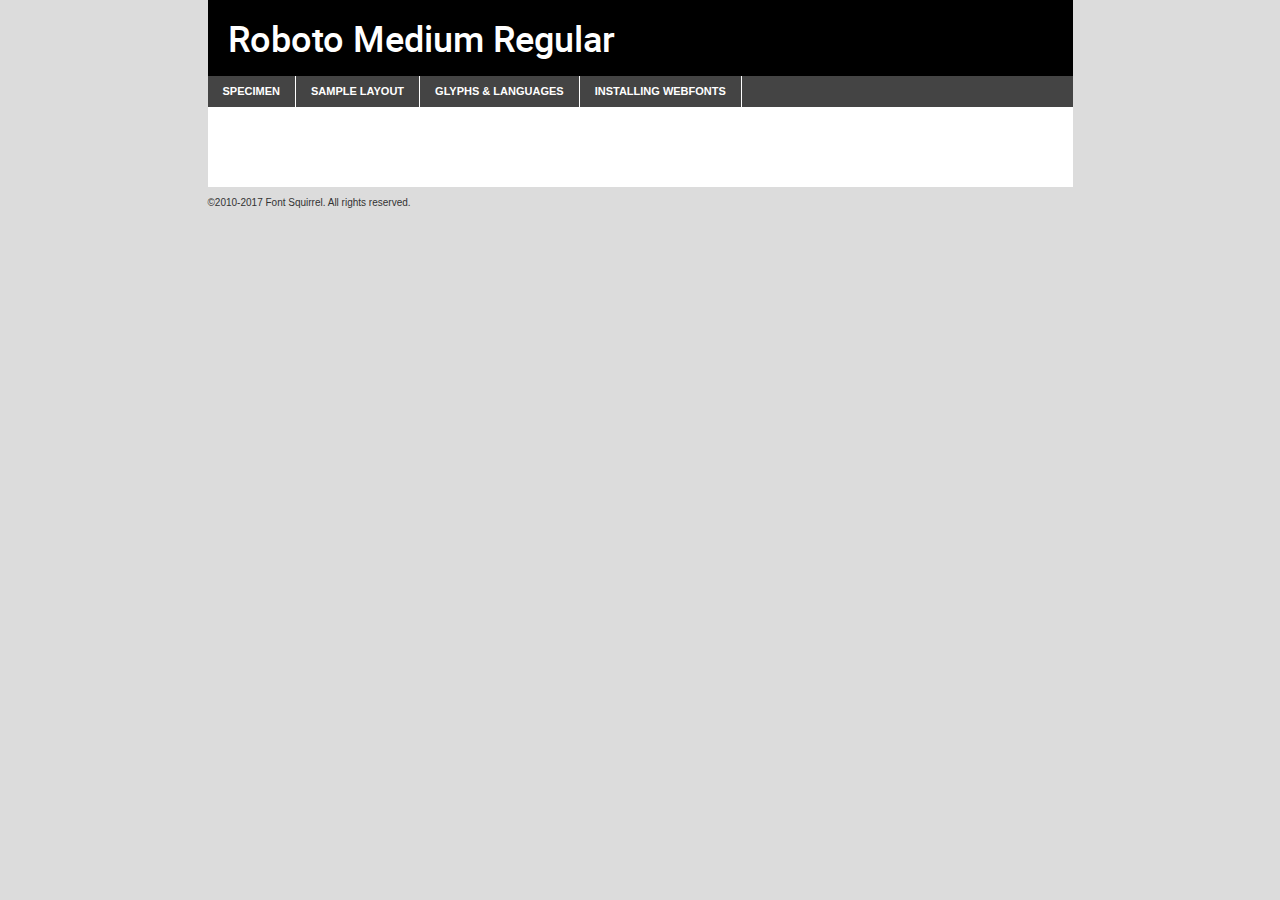
<file: fonts/roboto-medium-demo.html>
<!DOCTYPE html PUBLIC "-//W3C//DTD XHTML 1.0 Transitional//EN"
	"http://www.w3.org/TR/xhtml1/DTD/xhtml1-transitional.dtd">

<html xmlns="http://www.w3.org/1999/xhtml" xml:lang="en" lang="en">
<head>
	<meta http-equiv="Content-Type" content="text/html; charset=utf-8" />
	<script src="http://ajax.googleapis.com/ajax/libs/jquery/1.7.2/jquery.min.js" type="text/javascript" charset="utf-8"></script>
	<script type="text/javascript">
	(function($){$.fn.easyTabs=function(option){var param=jQuery.extend({fadeSpeed:"fast",defaultContent:1,activeClass:'active'},option);$(this).each(function(){var thisId="#"+this.id;if(param.defaultContent==''){param.defaultContent=1;}
	if(typeof param.defaultContent=="number")
	{var defaultTab=$(thisId+" .tabs li:eq("+(param.defaultContent-1)+") a").attr('href').substr(1);}else{var defaultTab=param.defaultContent;}
	$(thisId+" .tabs li a").each(function(){var tabToHide=$(this).attr('href').substr(1);$("#"+tabToHide).addClass('easytabs-tab-content');});hideAll();changeContent(defaultTab);function hideAll(){$(thisId+" .easytabs-tab-content").hide();}
	function changeContent(tabId){hideAll();$(thisId+" .tabs li").removeClass(param.activeClass);$(thisId+" .tabs li a[href=#"+tabId+"]").closest('li').addClass(param.activeClass);if(param.fadeSpeed!="none")
	{$(thisId+" #"+tabId).fadeIn(param.fadeSpeed);}else{$(thisId+" #"+tabId).show();}}
	$(thisId+" .tabs li").click(function(){var tabId=$(this).find('a').attr('href').substr(1);changeContent(tabId);return false;});});}})(jQuery);
	</script>
	<link rel="stylesheet" href="specimen_files/specimen_stylesheet.css" type="text/css" charset="utf-8" />
	<link rel="stylesheet" href="stylesheet.css" type="text/css" charset="utf-8" />

	<style type="text/css">
					body{
				font-family: 'robotomedium';
							}
		</style>

	<title>Roboto Medium Regular Specimen</title>
	
	
	<script type="text/javascript" charset="utf-8">
		$(document).ready(function() {
			$('#container').easyTabs({defaultContent:1});
		});
	</script>
</head>

<body>
<div id="container">
	<div id="header">
		Roboto Medium Regular	</div>
	<ul class="tabs">
		<li><a href="#specimen">Specimen</a></li>
		<li><a href="#layout">Sample Layout</a></li>
				<li><a href="#glyphs">Glyphs &amp; Languages</a></li>
		<li><a href="#installing">Installing Webfonts</a></li>
		
	</ul>
	
	<div id="main_content">

		
			<div id="specimen">
		
				<div class="section">
					<div class="grid12 firstcol">
						<div class="huge">AaBb</div>
					</div>
				</div>
		
				<div class="section">
					<div class="glyph_range">A&#x200B;B&#x200b;C&#x200b;D&#x200b;E&#x200b;F&#x200b;G&#x200b;H&#x200b;I&#x200b;J&#x200b;K&#x200b;L&#x200b;M&#x200b;N&#x200b;O&#x200b;P&#x200b;Q&#x200b;R&#x200b;S&#x200b;T&#x200b;U&#x200b;V&#x200b;W&#x200b;X&#x200b;Y&#x200b;Z&#x200b;a&#x200b;b&#x200b;c&#x200b;d&#x200b;e&#x200b;f&#x200b;g&#x200b;h&#x200b;i&#x200b;j&#x200b;k&#x200b;l&#x200b;m&#x200b;n&#x200b;o&#x200b;p&#x200b;q&#x200b;r&#x200b;s&#x200b;t&#x200b;u&#x200b;v&#x200b;w&#x200b;x&#x200b;y&#x200b;z&#x200b;1&#x200b;2&#x200b;3&#x200b;4&#x200b;5&#x200b;6&#x200b;7&#x200b;8&#x200b;9&#x200b;0&#x200b;&amp;&#x200b;.&#x200b;,&#x200b;?&#x200b;!&#x200b;&#64;&#x200b;(&#x200b;)&#x200b;#&#x200b;$&#x200b;%&#x200b;*&#x200b;+&#x200b;-&#x200b;=&#x200b;:&#x200b;;</div>
				</div>
				<div class="section">
					<div class="grid12 firstcol">
						<table class="sample_table">
							<tr><td>10</td><td class="size10">abcdefghijklmnopqrstuvwxyzABCDEFGHIJKLMNOPQRSTUVWXYZ0123456789abcdefghijklmnopqrstuvwxyzABCDEFGHIJKLMNOPQRSTUVWXYZ0123456789abcdefghijklmnopqrstuvwxyzABCDEFGHIJKLMNOPQRSTUVWXYZ</td></tr>
							<tr><td>11</td><td class="size11">abcdefghijklmnopqrstuvwxyzABCDEFGHIJKLMNOPQRSTUVWXYZ0123456789abcdefghijklmnopqrstuvwxyzABCDEFGHIJKLMNOPQRSTUVWXYZ0123456789abcdefghijklmnopqrstuvwxyzABCDEFGHIJKLMNOPQRSTUVWXYZ</td></tr>
							<tr><td>12</td><td class="size12">abcdefghijklmnopqrstuvwxyzABCDEFGHIJKLMNOPQRSTUVWXYZ0123456789abcdefghijklmnopqrstuvwxyzABCDEFGHIJKLMNOPQRSTUVWXYZ0123456789abcdefghijklmnopqrstuvwxyzABCDEFGHIJKLMNOPQRSTUVWXYZ</td></tr>
							<tr><td>13</td><td class="size13">abcdefghijklmnopqrstuvwxyzABCDEFGHIJKLMNOPQRSTUVWXYZ0123456789abcdefghijklmnopqrstuvwxyzABCDEFGHIJKLMNOPQRSTUVWXYZ0123456789abcdefghijklmnopqrstuvwxyzABCDEFGHIJKLMNOPQRSTUVWXYZ</td></tr>
							<tr><td>14</td><td class="size14">abcdefghijklmnopqrstuvwxyzABCDEFGHIJKLMNOPQRSTUVWXYZ0123456789abcdefghijklmnopqrstuvwxyzABCDEFGHIJKLMNOPQRSTUVWXYZ0123456789abcdefghijklmnopqrstuvwxyzABCDEFGHIJKLMNOPQRSTUVWXYZ</td></tr>
							<tr><td>16</td><td class="size16">abcdefghijklmnopqrstuvwxyzABCDEFGHIJKLMNOPQRSTUVWXYZ0123456789abcdefghijklmnopqrstuvwxyzABCDEFGHIJKLMNOPQRSTUVWXYZ</td></tr>
							<tr><td>18</td><td class="size18">abcdefghijklmnopqrstuvwxyzABCDEFGHIJKLMNOPQRSTUVWXYZ0123456789abcdefghijklmnopqrstuvwxyzABCDEFGHIJKLMNOPQRSTUVWXYZ</td></tr>
							<tr><td>20</td><td class="size20">abcdefghijklmnopqrstuvwxyzABCDEFGHIJKLMNOPQRSTUVWXYZ0123456789abcdefghijklmnopqrstuvwxyzABCDEFGHIJKLMNOPQRSTUVWXYZ</td></tr>
							<tr><td>24</td><td class="size24">abcdefghijklmnopqrstuvwxyzABCDEFGHIJKLMNOPQRSTUVWXYZ0123456789abcdefghijklmnopqrstuvwxyzABCDEFGHIJKLMNOPQRSTUVWXYZ</td></tr>
							<tr><td>30</td><td class="size30">abcdefghijklmnopqrstuvwxyzABCDEFGHIJKLMNOPQRSTUVWXYZ0123456789abcdefghijklmnopqrstuvwxyzABCDEFGHIJKLMNOPQRSTUVWXYZ</td></tr>
							<tr><td>36</td><td class="size36">abcdefghijklmnopqrstuvwxyzABCDEFGHIJKLMNOPQRSTUVWXYZ0123456789abcdefghijklmnopqrstuvwxyzABCDEFGHIJKLMNOPQRSTUVWXYZ</td></tr>
							<tr><td>48</td><td class="size48">abcdefghijklmnopqrstuvwxyzABCDEFGHIJKLMNOPQRSTUVWXYZ0123456789abcdefghijklmnopqrstuvwxyzABCDEFGHIJKLMNOPQRSTUVWXYZ</td></tr>
							<tr><td>60</td><td class="size60">abcdefghijklmnopqrstuvwxyzABCDEFGHIJKLMNOPQRSTUVWXYZ0123456789abcdefghijklmnopqrstuvwxyzABCDEFGHIJKLMNOPQRSTUVWXYZ</td></tr>
							<tr><td>72</td><td class="size72">abcdefghijklmnopqrstuvwxyzABCDEFGHIJKLMNOPQRSTUVWXYZ0123456789abcdefghijklmnopqrstuvwxyzABCDEFGHIJKLMNOPQRSTUVWXYZ</td></tr>
							<tr><td>90</td><td class="size90">abcdefghijklmnopqrstuvwxyzABCDEFGHIJKLMNOPQRSTUVWXYZ0123456789abcdefghijklmnopqrstuvwxyzABCDEFGHIJKLMNOPQRSTUVWXYZ</td></tr>
						</table>
				
					</div>
			
				</div>
		
		
		
								<div class="section" id="bodycomparison">


										<div id="xheight">
				<div class="fontbody">&#x25FC;&#x25FC;&#x25FC;&#x25FC;&#x25FC;&#x25FC;&#x25FC;&#x25FC;&#x25FC;&#x25FC;&#x25FC;&#x25FC;&#x25FC;&#x25FC;&#x25FC;&#x25FC;&#x25FC;&#x25FC;&#x25FC;&#x25FC;&#x25FC;&#x25FC;&#x25FC;&#x25FC;&#x25FC;&#x25FC;&#x25FC;&#x25FC;&#x25FC;&#x25FC;&#x25FC;&#x25FC;&#x25FC;&#x25FC;&#x25FC;&#x25FC;&#x25FC;&#x25FC;&#x25FC;&#x25FC;&#x25FC;&#x25FC;&#x25FC;&#x25FC;&#x25FC;&#x25FC;&#x25FC;&#x25FC;&#x25FC;&#x25FC;&#x25FC;&#x25FC;&#x25FC;&#x25FC;&#x25FC;&#x25FC;&#x25FC;&#x25FC;&#x25FC;&#x25FC;&#x25FC;&#x25FC;&#x25FC;&#x25FC;&#x25FC;&#x25FC;&#x25FC;&#x25FC;&#x25FC;&#x25FC;&#x25FC;&#x25FC;&#x25FC;&#x25FC;&#x25FC;&#x25FC;&#x25FC;&#x25FC;&#x25FC;&#x25FC;&#x25FC;&#x25FC;&#x25FC;&#x25FC;&#x25FC;&#x25FC;&#x25FC;&#x25FC;&#x25FC;&#x25FC;&#x25FC;&#x25FC;&#x25FC;&#x25FC;&#x25FC;&#x25FC;&#x25FC;&#x25FC;&#x25FC;body</div><div class="arialbody">body</div><div class="verdanabody">body</div><div class="georgiabody">body</div></div>
										<div class="fontbody" style="z-index:1">
											body<span>Roboto Medium Regular</span>
										</div>
										<div class="arialbody" style="z-index:1">
											body<span>Arial</span>
										</div>
										<div class="verdanabody" style="z-index:1">
											body<span>Verdana</span>
										</div>
										<div class="georgiabody" style="z-index:1">
											body<span>Georgia</span>
										</div>



								</div>
		
		
				<div class="section psample psample_row1" id="">
					
					<div class="grid2 firstcol">
						<p class="size10"><span>10.</span>Aenean lacinia bibendum nulla sed consectetur. Fusce dapibus, tellus ac cursus commodo, tortor mauris condimentum nibh, ut fermentum massa justo sit amet risus. Nullam id dolor id nibh ultricies vehicula ut id elit. Cum sociis natoque penatibus et magnis dis parturient montes, nascetur ridiculus mus. Nulla vitae elit libero, a pharetra augue.</p>
			
					</div>
					<div class="grid3">
						<p class="size11"><span>11.</span>Aenean lacinia bibendum nulla sed consectetur. Fusce dapibus, tellus ac cursus commodo, tortor mauris condimentum nibh, ut fermentum massa justo sit amet risus. Nullam id dolor id nibh ultricies vehicula ut id elit. Cum sociis natoque penatibus et magnis dis parturient montes, nascetur ridiculus mus. Nulla vitae elit libero, a pharetra augue.</p>
			
					</div>
					<div class="grid3">
						<p class="size12"><span>12.</span>Aenean lacinia bibendum nulla sed consectetur. Fusce dapibus, tellus ac cursus commodo, tortor mauris condimentum nibh, ut fermentum massa justo sit amet risus. Nullam id dolor id nibh ultricies vehicula ut id elit. Cum sociis natoque penatibus et magnis dis parturient montes, nascetur ridiculus mus. Nulla vitae elit libero, a pharetra augue.</p>
			
					</div>
					<div class="grid4">
						<p class="size13"><span>13.</span>Aenean lacinia bibendum nulla sed consectetur. Fusce dapibus, tellus ac cursus commodo, tortor mauris condimentum nibh, ut fermentum massa justo sit amet risus. Nullam id dolor id nibh ultricies vehicula ut id elit. Cum sociis natoque penatibus et magnis dis parturient montes, nascetur ridiculus mus. Nulla vitae elit libero, a pharetra augue.</p>
			
					</div>
					<div class="white_blend"></div>
					
				</div>
				<div class="section psample psample_row2" id="">
					<div class="grid3 firstcol">
						<p class="size14"><span>14.</span>Aenean lacinia bibendum nulla sed consectetur. Fusce dapibus, tellus ac cursus commodo, tortor mauris condimentum nibh, ut fermentum massa justo sit amet risus. Nullam id dolor id nibh ultricies vehicula ut id elit. Cum sociis natoque penatibus et magnis dis parturient montes, nascetur ridiculus mus. Nulla vitae elit libero, a pharetra augue.</p>
			
					</div>
					<div class="grid4">
						<p class="size16"><span>16.</span>Aenean lacinia bibendum nulla sed consectetur. Fusce dapibus, tellus ac cursus commodo, tortor mauris condimentum nibh, ut fermentum massa justo sit amet risus. Nullam id dolor id nibh ultricies vehicula ut id elit. Cum sociis natoque penatibus et magnis dis parturient montes, nascetur ridiculus mus. Nulla vitae elit libero, a pharetra augue.</p>
			
					</div>
					<div class="grid5">
						<p class="size18"><span>18.</span>Aenean lacinia bibendum nulla sed consectetur. Fusce dapibus, tellus ac cursus commodo, tortor mauris condimentum nibh, ut fermentum massa justo sit amet risus. Nullam id dolor id nibh ultricies vehicula ut id elit. Cum sociis natoque penatibus et magnis dis parturient montes, nascetur ridiculus mus. Nulla vitae elit libero, a pharetra augue.</p>
			
					</div>

					<div class="white_blend"></div>

				</div>
				
				<div class="section psample psample_row3" id="">
					<div class="grid5 firstcol">
						<p class="size20"><span>20.</span>Aenean lacinia bibendum nulla sed consectetur. Fusce dapibus, tellus ac cursus commodo, tortor mauris condimentum nibh, ut fermentum massa justo sit amet risus. Nullam id dolor id nibh ultricies vehicula ut id elit. Cum sociis natoque penatibus et magnis dis parturient montes, nascetur ridiculus mus. Nulla vitae elit libero, a pharetra augue.</p>
					</div>
					<div class="grid7">
						<p class="size24"><span>24.</span>Aenean lacinia bibendum nulla sed consectetur. Fusce dapibus, tellus ac cursus commodo, tortor mauris condimentum nibh, ut fermentum massa justo sit amet risus. Nullam id dolor id nibh ultricies vehicula ut id elit. Cum sociis natoque penatibus et magnis dis parturient montes, nascetur ridiculus mus. Nulla vitae elit libero, a pharetra augue.</p>
					</div>
					
					<div class="white_blend"></div>
					
				</div>
				
				<div class="section psample psample_row4" id="">
					<div class="grid12 firstcol">
						<p class="size30"><span>30.</span>Aenean lacinia bibendum nulla sed consectetur. Fusce dapibus, tellus ac cursus commodo, tortor mauris condimentum nibh, ut fermentum massa justo sit amet risus. Nullam id dolor id nibh ultricies vehicula ut id elit. Cum sociis natoque penatibus et magnis dis parturient montes, nascetur ridiculus mus. Nulla vitae elit libero, a pharetra augue.</p>
					</div>
					<div class="white_blend"></div>
					
				</div>
				
				
				
				<div class="section psample psample_row1 fullreverse">
					<div class="grid2 firstcol">
						<p class="size10"><span>10.</span>Aenean lacinia bibendum nulla sed consectetur. Fusce dapibus, tellus ac cursus commodo, tortor mauris condimentum nibh, ut fermentum massa justo sit amet risus. Nullam id dolor id nibh ultricies vehicula ut id elit. Cum sociis natoque penatibus et magnis dis parturient montes, nascetur ridiculus mus. Nulla vitae elit libero, a pharetra augue.</p>
			
					</div>
					<div class="grid3">
						<p class="size11"><span>11.</span>Aenean lacinia bibendum nulla sed consectetur. Fusce dapibus, tellus ac cursus commodo, tortor mauris condimentum nibh, ut fermentum massa justo sit amet risus. Nullam id dolor id nibh ultricies vehicula ut id elit. Cum sociis natoque penatibus et magnis dis parturient montes, nascetur ridiculus mus. Nulla vitae elit libero, a pharetra augue.</p>
			
					</div>
					<div class="grid3">
						<p class="size12"><span>12.</span>Aenean lacinia bibendum nulla sed consectetur. Fusce dapibus, tellus ac cursus commodo, tortor mauris condimentum nibh, ut fermentum massa justo sit amet risus. Nullam id dolor id nibh ultricies vehicula ut id elit. Cum sociis natoque penatibus et magnis dis parturient montes, nascetur ridiculus mus. Nulla vitae elit libero, a pharetra augue.</p>
			
					</div>
					<div class="grid4">
						<p class="size13"><span>13.</span>Aenean lacinia bibendum nulla sed consectetur. Fusce dapibus, tellus ac cursus commodo, tortor mauris condimentum nibh, ut fermentum massa justo sit amet risus. Nullam id dolor id nibh ultricies vehicula ut id elit. Cum sociis natoque penatibus et magnis dis parturient montes, nascetur ridiculus mus. Nulla vitae elit libero, a pharetra augue.</p>
			
					</div>
					<div class="black_blend"></div>
					
				</div>
				
				<div class="section psample psample_row2 fullreverse">
					<div class="grid3 firstcol">
						<p class="size14"><span>14.</span>Aenean lacinia bibendum nulla sed consectetur. Fusce dapibus, tellus ac cursus commodo, tortor mauris condimentum nibh, ut fermentum massa justo sit amet risus. Nullam id dolor id nibh ultricies vehicula ut id elit. Cum sociis natoque penatibus et magnis dis parturient montes, nascetur ridiculus mus. Nulla vitae elit libero, a pharetra augue.</p>
			
					</div>
					<div class="grid4">
						<p class="size16"><span>16.</span>Aenean lacinia bibendum nulla sed consectetur. Fusce dapibus, tellus ac cursus commodo, tortor mauris condimentum nibh, ut fermentum massa justo sit amet risus. Nullam id dolor id nibh ultricies vehicula ut id elit. Cum sociis natoque penatibus et magnis dis parturient montes, nascetur ridiculus mus. Nulla vitae elit libero, a pharetra augue.</p>
			
					</div>
					<div class="grid5">
						<p class="size18"><span>18.</span>Aenean lacinia bibendum nulla sed consectetur. Fusce dapibus, tellus ac cursus commodo, tortor mauris condimentum nibh, ut fermentum massa justo sit amet risus. Nullam id dolor id nibh ultricies vehicula ut id elit. Cum sociis natoque penatibus et magnis dis parturient montes, nascetur ridiculus mus. Nulla vitae elit libero, a pharetra augue.</p>
			
					</div>
					<div class="black_blend"></div>

				</div>
				
				<div class="section psample fullreverse psample_row3" id="">
					<div class="grid5 firstcol">
						<p class="size20"><span>20.</span>Aenean lacinia bibendum nulla sed consectetur. Fusce dapibus, tellus ac cursus commodo, tortor mauris condimentum nibh, ut fermentum massa justo sit amet risus. Nullam id dolor id nibh ultricies vehicula ut id elit. Cum sociis natoque penatibus et magnis dis parturient montes, nascetur ridiculus mus. Nulla vitae elit libero, a pharetra augue.</p>
					</div>
					<div class="grid7">
						<p class="size24"><span>24.</span>Aenean lacinia bibendum nulla sed consectetur. Fusce dapibus, tellus ac cursus commodo, tortor mauris condimentum nibh, ut fermentum massa justo sit amet risus. Nullam id dolor id nibh ultricies vehicula ut id elit. Cum sociis natoque penatibus et magnis dis parturient montes, nascetur ridiculus mus. Nulla vitae elit libero, a pharetra augue.</p>
					</div>
					
					<div class="black_blend"></div>
					
				</div>
				
				<div class="section psample fullreverse psample_row4" id="" style="border-bottom: 20px #000 solid;">
					<div class="grid12 firstcol">
						<p class="size30"><span>30.</span>Aenean lacinia bibendum nulla sed consectetur. Fusce dapibus, tellus ac cursus commodo, tortor mauris condimentum nibh, ut fermentum massa justo sit amet risus. Nullam id dolor id nibh ultricies vehicula ut id elit. Cum sociis natoque penatibus et magnis dis parturient montes, nascetur ridiculus mus. Nulla vitae elit libero, a pharetra augue.</p>
					</div>
					<div class="black_blend"></div>
					
				</div>
				
				
				
				
			</div>
			
			<div id="layout">
				
				<div class="section">
					
					<div class="grid12 firstcol">
						<h1>Lorem Ipsum Dolor</h1>
						<h2>Etiam porta sem malesuada magna mollis euismod</h2>
						
						<p class="byline">By <a href="#link">Aenean Lacinia</a></p>
					</div>
				</div>
				<div class="section">
					<div class="grid8 firstcol">
						<p class="large">Donec sed odio dui. Morbi leo risus, porta ac consectetur ac, vestibulum at eros. Fusce dapibus, tellus ac cursus commodo, tortor mauris condimentum nibh, ut fermentum massa justo sit amet risus. </p>

						
						<h3>Pellentesque ornare sem</h3>

						<p>Maecenas sed diam eget risus varius blandit sit amet non magna. Maecenas faucibus mollis interdum. Donec ullamcorper nulla non metus auctor fringilla. Nullam id dolor id nibh ultricies vehicula ut id elit. Nullam id dolor id nibh ultricies vehicula ut id elit. </p>

						<p>Aenean eu leo quam. Pellentesque ornare sem lacinia quam venenatis vestibulum. Lorem ipsum dolor sit amet, consectetur adipiscing elit. Cum sociis natoque penatibus et magnis dis parturient montes, nascetur ridiculus mus. </p>

						<p>Nulla vitae elit libero, a pharetra augue. Praesent commodo cursus magna, vel scelerisque nisl consectetur et. Aenean lacinia bibendum nulla sed consectetur. </p>

						<p>Nullam quis risus eget urna mollis ornare vel eu leo. Nullam quis risus eget urna mollis ornare vel eu leo. Maecenas sed diam eget risus varius blandit sit amet non magna. Donec ullamcorper nulla non metus auctor fringilla. </p>

						<h3>Cras mattis consectetur</h3>

						<p>Aenean eu leo quam. Pellentesque ornare sem lacinia quam venenatis vestibulum. Aenean lacinia bibendum nulla sed consectetur. Integer posuere erat a ante venenatis dapibus posuere velit aliquet. Cras mattis consectetur purus sit amet fermentum. </p>

						<p>Nullam id dolor id nibh ultricies vehicula ut id elit. Nullam quis risus eget urna mollis ornare vel eu leo. Cras mattis consectetur purus sit amet fermentum.</p>
					</div>
					
					<div class="grid4 sidebar">
						
						<div class="box reverse">
							<p class="last">Nullam quis risus eget urna mollis ornare vel eu leo. Donec ullamcorper nulla non metus auctor fringilla. Cras mattis consectetur purus sit amet fermentum. Sed posuere consectetur est at lobortis. Lorem ipsum dolor sit amet, consectetur adipiscing elit. </p>
						</div>
						
						<p class="caption">Maecenas sed diam eget risus varius.</p>

						<p>Vestibulum id ligula porta felis euismod semper. Integer posuere erat a ante venenatis dapibus posuere velit aliquet. Vestibulum id ligula porta felis euismod semper. Sed posuere consectetur est at lobortis. Maecenas sed diam eget risus varius blandit sit amet non magna. Fusce dapibus, tellus ac cursus commodo, tortor mauris condimentum nibh, ut fermentum massa justo sit amet risus. </p>

					

						<p>Duis mollis, est non commodo luctus, nisi erat porttitor ligula, eget lacinia odio sem nec elit. Aenean lacinia bibendum nulla sed consectetur. Vivamus sagittis lacus vel augue laoreet rutrum faucibus dolor auctor. Aenean lacinia bibendum nulla sed consectetur. Nullam quis risus eget urna mollis ornare vel eu leo. </p>

						<p>Praesent commodo cursus magna, vel scelerisque nisl consectetur et. Donec ullamcorper nulla non metus auctor fringilla. Maecenas faucibus mollis interdum. Fusce dapibus, tellus ac cursus commodo, tortor mauris condimentum nibh, ut fermentum massa justo sit amet risus. </p>

					</div>
				</div>
				
			</div>


			



		<div id="glyphs">
			<div class="section">
				<div class="grid12 firstcol">
			
				<h1>Language Support</h1>
				<p>The subset of Roboto Medium Regular in this kit supports the following languages:<br />
			
					Afrikaans, Albanian, Basque, Belarusian_lacinka, Bosnian, Breton, Catalan, Chamorro, Chichewa_nyanja, Croatian, Cyrillic, Czech, Danish, Dutch, English, Esperanto, Estonian, Faroese, Finnish, French, Frisian, Galician, German, Greek, Hungarian, Icelandic, Italian, Latvian, Lithuanian, Malagasy, Maltese, Norwegian, Polish, Portuguese, Romanian, Serbian, Slovak, Slovenian, Spanish, Swedish, Turkish, Welsh, Alsatian, Aragonese, Arapaho, Aromanian, Arrernte, Asturian, Aymara, Bislama, Cebuano, Cheyenne, Cimbrian, Corsican, Fijian, French_creole, Friulian, Genoese, Gilbertese, Greenlandic, Guarani, Haitian_creole, Hawaiian, Hiligaynon, Hmong, Hopi, Ibanag, Iloko_ilokano, Indonesian, Interglossa_glosa, Interlingua, Irish_gaelic, Istro-romanian, Jerriais, Kashubian, Kurdish_kurmanji, Ladin, Lojban, Lombard, Low_saxon, Luxembourgeois, Malay_latinized, Manx, Maori, Megleno-romanian, Mohawk, Nahuatl, Norfolk_pitcairnese, Northern_sotho, Occitan, Oromo, Pangasinan, Papiamento, Piedmontese, Potawatomi, Quechua, Rhaeto-romance, Romansh, Rotokas, Sami_inari, Sami_lule, Samoan, Sardinian, Scots_gaelic, Seychelles_creole, Shona, Sicilian, Somali, Southern_ndebele, Southern_sotho, Swahili, Swati_swazi, Tagalog_filipino_pilipino, Tahitian, Tausug, Tetum, Tok_pisin, Tongan, Tswana, Turkmen, Turkmen_cyrillic, Turkmen_latinized, Tuvaluan, Uyghur_cyrillic, Uyghur_latinized, Veps, Volapuk, Votic_cyrillic, Votic_latinized, Walloon, Warlpiri, Xhosa, Yapese, Zulu, Latinbasic, Ubasic, Demo, Vietnamese, Moldovan				</p>
				<h1>Glyph Chart</h1>
				<p>The subset of Roboto Medium Regular in this kit includes all the glyphs listed below. Unicode entities are included above each glyph to help you insert individual characters into your layout.</p>
				<div id="glyph_chart">
			
																														 <div><p>&amp;#2;</p>&#2;</div>
																				 <div><p>&amp;#13;</p>&#13;</div>
																				 <div><p>&amp;#32;</p>&#32;</div>
																				 <div><p>&amp;#33;</p>&#33;</div>
																				 <div><p>&amp;#34;</p>&#34;</div>
																				 <div><p>&amp;#35;</p>&#35;</div>
																				 <div><p>&amp;#36;</p>&#36;</div>
																				 <div><p>&amp;#37;</p>&#37;</div>
																				 <div><p>&amp;#38;</p>&#38;</div>
																				 <div><p>&amp;#39;</p>&#39;</div>
																				 <div><p>&amp;#40;</p>&#40;</div>
																				 <div><p>&amp;#41;</p>&#41;</div>
																				 <div><p>&amp;#42;</p>&#42;</div>
																				 <div><p>&amp;#43;</p>&#43;</div>
																				 <div><p>&amp;#44;</p>&#44;</div>
																				 <div><p>&amp;#45;</p>&#45;</div>
																				 <div><p>&amp;#46;</p>&#46;</div>
																				 <div><p>&amp;#47;</p>&#47;</div>
																				 <div><p>&amp;#48;</p>&#48;</div>
																				 <div><p>&amp;#49;</p>&#49;</div>
																				 <div><p>&amp;#50;</p>&#50;</div>
																				 <div><p>&amp;#51;</p>&#51;</div>
																				 <div><p>&amp;#52;</p>&#52;</div>
																				 <div><p>&amp;#53;</p>&#53;</div>
																				 <div><p>&amp;#54;</p>&#54;</div>
																				 <div><p>&amp;#55;</p>&#55;</div>
																				 <div><p>&amp;#56;</p>&#56;</div>
																				 <div><p>&amp;#57;</p>&#57;</div>
																				 <div><p>&amp;#58;</p>&#58;</div>
																				 <div><p>&amp;#59;</p>&#59;</div>
																				 <div><p>&amp;#60;</p>&#60;</div>
																				 <div><p>&amp;#61;</p>&#61;</div>
																				 <div><p>&amp;#62;</p>&#62;</div>
																				 <div><p>&amp;#63;</p>&#63;</div>
																				 <div><p>&amp;#64;</p>&#64;</div>
																				 <div><p>&amp;#65;</p>&#65;</div>
																				 <div><p>&amp;#66;</p>&#66;</div>
																				 <div><p>&amp;#67;</p>&#67;</div>
																				 <div><p>&amp;#68;</p>&#68;</div>
																				 <div><p>&amp;#69;</p>&#69;</div>
																				 <div><p>&amp;#70;</p>&#70;</div>
																				 <div><p>&amp;#71;</p>&#71;</div>
																				 <div><p>&amp;#72;</p>&#72;</div>
																				 <div><p>&amp;#73;</p>&#73;</div>
																				 <div><p>&amp;#74;</p>&#74;</div>
																				 <div><p>&amp;#75;</p>&#75;</div>
																				 <div><p>&amp;#76;</p>&#76;</div>
																				 <div><p>&amp;#77;</p>&#77;</div>
																				 <div><p>&amp;#78;</p>&#78;</div>
																				 <div><p>&amp;#79;</p>&#79;</div>
																				 <div><p>&amp;#80;</p>&#80;</div>
																				 <div><p>&amp;#81;</p>&#81;</div>
																				 <div><p>&amp;#82;</p>&#82;</div>
																				 <div><p>&amp;#83;</p>&#83;</div>
																				 <div><p>&amp;#84;</p>&#84;</div>
																				 <div><p>&amp;#85;</p>&#85;</div>
																				 <div><p>&amp;#86;</p>&#86;</div>
																				 <div><p>&amp;#87;</p>&#87;</div>
																				 <div><p>&amp;#88;</p>&#88;</div>
																				 <div><p>&amp;#89;</p>&#89;</div>
																				 <div><p>&amp;#90;</p>&#90;</div>
																				 <div><p>&amp;#91;</p>&#91;</div>
																				 <div><p>&amp;#92;</p>&#92;</div>
																				 <div><p>&amp;#93;</p>&#93;</div>
																				 <div><p>&amp;#94;</p>&#94;</div>
																				 <div><p>&amp;#95;</p>&#95;</div>
																				 <div><p>&amp;#96;</p>&#96;</div>
																				 <div><p>&amp;#97;</p>&#97;</div>
																				 <div><p>&amp;#98;</p>&#98;</div>
																				 <div><p>&amp;#99;</p>&#99;</div>
																				 <div><p>&amp;#100;</p>&#100;</div>
																				 <div><p>&amp;#101;</p>&#101;</div>
																				 <div><p>&amp;#102;</p>&#102;</div>
																				 <div><p>&amp;#103;</p>&#103;</div>
																				 <div><p>&amp;#104;</p>&#104;</div>
																				 <div><p>&amp;#105;</p>&#105;</div>
																				 <div><p>&amp;#106;</p>&#106;</div>
																				 <div><p>&amp;#107;</p>&#107;</div>
																				 <div><p>&amp;#108;</p>&#108;</div>
																				 <div><p>&amp;#109;</p>&#109;</div>
																				 <div><p>&amp;#110;</p>&#110;</div>
																				 <div><p>&amp;#111;</p>&#111;</div>
																				 <div><p>&amp;#112;</p>&#112;</div>
																				 <div><p>&amp;#113;</p>&#113;</div>
																				 <div><p>&amp;#114;</p>&#114;</div>
																				 <div><p>&amp;#115;</p>&#115;</div>
																				 <div><p>&amp;#116;</p>&#116;</div>
																				 <div><p>&amp;#117;</p>&#117;</div>
																				 <div><p>&amp;#118;</p>&#118;</div>
																				 <div><p>&amp;#119;</p>&#119;</div>
																				 <div><p>&amp;#120;</p>&#120;</div>
																				 <div><p>&amp;#121;</p>&#121;</div>
																				 <div><p>&amp;#122;</p>&#122;</div>
																				 <div><p>&amp;#123;</p>&#123;</div>
																				 <div><p>&amp;#124;</p>&#124;</div>
																				 <div><p>&amp;#125;</p>&#125;</div>
																				 <div><p>&amp;#126;</p>&#126;</div>
																				 <div><p>&amp;#160;</p>&#160;</div>
																				 <div><p>&amp;#161;</p>&#161;</div>
																				 <div><p>&amp;#162;</p>&#162;</div>
																				 <div><p>&amp;#163;</p>&#163;</div>
																				 <div><p>&amp;#164;</p>&#164;</div>
																				 <div><p>&amp;#165;</p>&#165;</div>
																				 <div><p>&amp;#166;</p>&#166;</div>
																				 <div><p>&amp;#167;</p>&#167;</div>
																				 <div><p>&amp;#168;</p>&#168;</div>
																				 <div><p>&amp;#169;</p>&#169;</div>
																				 <div><p>&amp;#170;</p>&#170;</div>
																				 <div><p>&amp;#171;</p>&#171;</div>
																				 <div><p>&amp;#172;</p>&#172;</div>
																				 <div><p>&amp;#173;</p>&#173;</div>
																				 <div><p>&amp;#174;</p>&#174;</div>
																				 <div><p>&amp;#175;</p>&#175;</div>
																				 <div><p>&amp;#176;</p>&#176;</div>
																				 <div><p>&amp;#177;</p>&#177;</div>
																				 <div><p>&amp;#178;</p>&#178;</div>
																				 <div><p>&amp;#179;</p>&#179;</div>
																				 <div><p>&amp;#180;</p>&#180;</div>
																				 <div><p>&amp;#181;</p>&#181;</div>
																				 <div><p>&amp;#182;</p>&#182;</div>
																				 <div><p>&amp;#183;</p>&#183;</div>
																				 <div><p>&amp;#184;</p>&#184;</div>
																				 <div><p>&amp;#185;</p>&#185;</div>
																				 <div><p>&amp;#186;</p>&#186;</div>
																				 <div><p>&amp;#187;</p>&#187;</div>
																				 <div><p>&amp;#188;</p>&#188;</div>
																				 <div><p>&amp;#189;</p>&#189;</div>
																				 <div><p>&amp;#190;</p>&#190;</div>
																				 <div><p>&amp;#191;</p>&#191;</div>
																				 <div><p>&amp;#192;</p>&#192;</div>
																				 <div><p>&amp;#193;</p>&#193;</div>
																				 <div><p>&amp;#194;</p>&#194;</div>
																				 <div><p>&amp;#195;</p>&#195;</div>
																				 <div><p>&amp;#196;</p>&#196;</div>
																				 <div><p>&amp;#197;</p>&#197;</div>
																				 <div><p>&amp;#198;</p>&#198;</div>
																				 <div><p>&amp;#199;</p>&#199;</div>
																				 <div><p>&amp;#200;</p>&#200;</div>
																				 <div><p>&amp;#201;</p>&#201;</div>
																				 <div><p>&amp;#202;</p>&#202;</div>
																				 <div><p>&amp;#203;</p>&#203;</div>
																				 <div><p>&amp;#204;</p>&#204;</div>
																				 <div><p>&amp;#205;</p>&#205;</div>
																				 <div><p>&amp;#206;</p>&#206;</div>
																				 <div><p>&amp;#207;</p>&#207;</div>
																				 <div><p>&amp;#208;</p>&#208;</div>
																				 <div><p>&amp;#209;</p>&#209;</div>
																				 <div><p>&amp;#210;</p>&#210;</div>
																				 <div><p>&amp;#211;</p>&#211;</div>
																				 <div><p>&amp;#212;</p>&#212;</div>
																				 <div><p>&amp;#213;</p>&#213;</div>
																				 <div><p>&amp;#214;</p>&#214;</div>
																				 <div><p>&amp;#215;</p>&#215;</div>
																				 <div><p>&amp;#216;</p>&#216;</div>
																				 <div><p>&amp;#217;</p>&#217;</div>
																				 <div><p>&amp;#218;</p>&#218;</div>
																				 <div><p>&amp;#219;</p>&#219;</div>
																				 <div><p>&amp;#220;</p>&#220;</div>
																				 <div><p>&amp;#221;</p>&#221;</div>
																				 <div><p>&amp;#222;</p>&#222;</div>
																				 <div><p>&amp;#223;</p>&#223;</div>
																				 <div><p>&amp;#224;</p>&#224;</div>
																				 <div><p>&amp;#225;</p>&#225;</div>
																				 <div><p>&amp;#226;</p>&#226;</div>
																				 <div><p>&amp;#227;</p>&#227;</div>
																				 <div><p>&amp;#228;</p>&#228;</div>
																				 <div><p>&amp;#229;</p>&#229;</div>
																				 <div><p>&amp;#230;</p>&#230;</div>
																				 <div><p>&amp;#231;</p>&#231;</div>
																				 <div><p>&amp;#232;</p>&#232;</div>
																				 <div><p>&amp;#233;</p>&#233;</div>
																				 <div><p>&amp;#234;</p>&#234;</div>
																				 <div><p>&amp;#235;</p>&#235;</div>
																				 <div><p>&amp;#236;</p>&#236;</div>
																				 <div><p>&amp;#237;</p>&#237;</div>
																				 <div><p>&amp;#238;</p>&#238;</div>
																				 <div><p>&amp;#239;</p>&#239;</div>
																				 <div><p>&amp;#240;</p>&#240;</div>
																				 <div><p>&amp;#241;</p>&#241;</div>
																				 <div><p>&amp;#242;</p>&#242;</div>
																				 <div><p>&amp;#243;</p>&#243;</div>
																				 <div><p>&amp;#244;</p>&#244;</div>
																				 <div><p>&amp;#245;</p>&#245;</div>
																				 <div><p>&amp;#246;</p>&#246;</div>
																				 <div><p>&amp;#247;</p>&#247;</div>
																				 <div><p>&amp;#248;</p>&#248;</div>
																				 <div><p>&amp;#249;</p>&#249;</div>
																				 <div><p>&amp;#250;</p>&#250;</div>
																				 <div><p>&amp;#251;</p>&#251;</div>
																				 <div><p>&amp;#252;</p>&#252;</div>
																				 <div><p>&amp;#253;</p>&#253;</div>
																				 <div><p>&amp;#254;</p>&#254;</div>
																				 <div><p>&amp;#255;</p>&#255;</div>
																				 <div><p>&amp;#256;</p>&#256;</div>
																				 <div><p>&amp;#257;</p>&#257;</div>
																				 <div><p>&amp;#258;</p>&#258;</div>
																				 <div><p>&amp;#259;</p>&#259;</div>
																				 <div><p>&amp;#260;</p>&#260;</div>
																				 <div><p>&amp;#261;</p>&#261;</div>
																				 <div><p>&amp;#262;</p>&#262;</div>
																				 <div><p>&amp;#263;</p>&#263;</div>
																				 <div><p>&amp;#264;</p>&#264;</div>
																				 <div><p>&amp;#265;</p>&#265;</div>
																				 <div><p>&amp;#266;</p>&#266;</div>
																				 <div><p>&amp;#267;</p>&#267;</div>
																				 <div><p>&amp;#268;</p>&#268;</div>
																				 <div><p>&amp;#269;</p>&#269;</div>
																				 <div><p>&amp;#270;</p>&#270;</div>
																				 <div><p>&amp;#271;</p>&#271;</div>
																				 <div><p>&amp;#272;</p>&#272;</div>
																				 <div><p>&amp;#273;</p>&#273;</div>
																				 <div><p>&amp;#274;</p>&#274;</div>
																				 <div><p>&amp;#275;</p>&#275;</div>
																				 <div><p>&amp;#276;</p>&#276;</div>
																				 <div><p>&amp;#277;</p>&#277;</div>
																				 <div><p>&amp;#278;</p>&#278;</div>
																				 <div><p>&amp;#279;</p>&#279;</div>
																				 <div><p>&amp;#280;</p>&#280;</div>
																				 <div><p>&amp;#281;</p>&#281;</div>
																				 <div><p>&amp;#282;</p>&#282;</div>
																				 <div><p>&amp;#283;</p>&#283;</div>
																				 <div><p>&amp;#284;</p>&#284;</div>
																				 <div><p>&amp;#285;</p>&#285;</div>
																				 <div><p>&amp;#286;</p>&#286;</div>
																				 <div><p>&amp;#287;</p>&#287;</div>
																				 <div><p>&amp;#288;</p>&#288;</div>
																				 <div><p>&amp;#289;</p>&#289;</div>
																				 <div><p>&amp;#290;</p>&#290;</div>
																				 <div><p>&amp;#291;</p>&#291;</div>
																				 <div><p>&amp;#292;</p>&#292;</div>
																				 <div><p>&amp;#293;</p>&#293;</div>
																				 <div><p>&amp;#294;</p>&#294;</div>
																				 <div><p>&amp;#295;</p>&#295;</div>
																				 <div><p>&amp;#296;</p>&#296;</div>
																				 <div><p>&amp;#297;</p>&#297;</div>
																				 <div><p>&amp;#298;</p>&#298;</div>
																				 <div><p>&amp;#299;</p>&#299;</div>
																				 <div><p>&amp;#300;</p>&#300;</div>
																				 <div><p>&amp;#301;</p>&#301;</div>
																				 <div><p>&amp;#302;</p>&#302;</div>
																				 <div><p>&amp;#303;</p>&#303;</div>
																				 <div><p>&amp;#304;</p>&#304;</div>
																				 <div><p>&amp;#305;</p>&#305;</div>
																				 <div><p>&amp;#306;</p>&#306;</div>
																				 <div><p>&amp;#307;</p>&#307;</div>
																				 <div><p>&amp;#308;</p>&#308;</div>
																				 <div><p>&amp;#309;</p>&#309;</div>
																				 <div><p>&amp;#310;</p>&#310;</div>
																				 <div><p>&amp;#311;</p>&#311;</div>
																				 <div><p>&amp;#312;</p>&#312;</div>
																				 <div><p>&amp;#313;</p>&#313;</div>
																				 <div><p>&amp;#314;</p>&#314;</div>
																				 <div><p>&amp;#315;</p>&#315;</div>
																				 <div><p>&amp;#316;</p>&#316;</div>
																				 <div><p>&amp;#317;</p>&#317;</div>
																				 <div><p>&amp;#318;</p>&#318;</div>
																				 <div><p>&amp;#319;</p>&#319;</div>
																				 <div><p>&amp;#320;</p>&#320;</div>
																				 <div><p>&amp;#321;</p>&#321;</div>
																				 <div><p>&amp;#322;</p>&#322;</div>
																				 <div><p>&amp;#323;</p>&#323;</div>
																				 <div><p>&amp;#324;</p>&#324;</div>
																				 <div><p>&amp;#325;</p>&#325;</div>
																				 <div><p>&amp;#326;</p>&#326;</div>
																				 <div><p>&amp;#327;</p>&#327;</div>
																				 <div><p>&amp;#328;</p>&#328;</div>
																				 <div><p>&amp;#329;</p>&#329;</div>
																				 <div><p>&amp;#330;</p>&#330;</div>
																				 <div><p>&amp;#331;</p>&#331;</div>
																				 <div><p>&amp;#332;</p>&#332;</div>
																				 <div><p>&amp;#333;</p>&#333;</div>
																				 <div><p>&amp;#334;</p>&#334;</div>
																				 <div><p>&amp;#335;</p>&#335;</div>
																				 <div><p>&amp;#336;</p>&#336;</div>
																				 <div><p>&amp;#337;</p>&#337;</div>
																				 <div><p>&amp;#338;</p>&#338;</div>
																				 <div><p>&amp;#339;</p>&#339;</div>
																				 <div><p>&amp;#340;</p>&#340;</div>
																				 <div><p>&amp;#341;</p>&#341;</div>
																				 <div><p>&amp;#342;</p>&#342;</div>
																				 <div><p>&amp;#343;</p>&#343;</div>
																				 <div><p>&amp;#344;</p>&#344;</div>
																				 <div><p>&amp;#345;</p>&#345;</div>
																				 <div><p>&amp;#346;</p>&#346;</div>
																				 <div><p>&amp;#347;</p>&#347;</div>
																				 <div><p>&amp;#348;</p>&#348;</div>
																				 <div><p>&amp;#349;</p>&#349;</div>
																				 <div><p>&amp;#350;</p>&#350;</div>
																				 <div><p>&amp;#351;</p>&#351;</div>
																				 <div><p>&amp;#352;</p>&#352;</div>
																				 <div><p>&amp;#353;</p>&#353;</div>
																				 <div><p>&amp;#354;</p>&#354;</div>
																				 <div><p>&amp;#355;</p>&#355;</div>
																				 <div><p>&amp;#356;</p>&#356;</div>
																				 <div><p>&amp;#357;</p>&#357;</div>
																				 <div><p>&amp;#358;</p>&#358;</div>
																				 <div><p>&amp;#359;</p>&#359;</div>
																				 <div><p>&amp;#360;</p>&#360;</div>
																				 <div><p>&amp;#361;</p>&#361;</div>
																				 <div><p>&amp;#362;</p>&#362;</div>
																				 <div><p>&amp;#363;</p>&#363;</div>
																				 <div><p>&amp;#364;</p>&#364;</div>
																				 <div><p>&amp;#365;</p>&#365;</div>
																				 <div><p>&amp;#366;</p>&#366;</div>
																				 <div><p>&amp;#367;</p>&#367;</div>
																				 <div><p>&amp;#368;</p>&#368;</div>
																				 <div><p>&amp;#369;</p>&#369;</div>
																				 <div><p>&amp;#370;</p>&#370;</div>
																				 <div><p>&amp;#371;</p>&#371;</div>
																				 <div><p>&amp;#372;</p>&#372;</div>
																				 <div><p>&amp;#373;</p>&#373;</div>
																				 <div><p>&amp;#374;</p>&#374;</div>
																				 <div><p>&amp;#375;</p>&#375;</div>
																				 <div><p>&amp;#376;</p>&#376;</div>
																				 <div><p>&amp;#377;</p>&#377;</div>
																				 <div><p>&amp;#378;</p>&#378;</div>
																				 <div><p>&amp;#379;</p>&#379;</div>
																				 <div><p>&amp;#380;</p>&#380;</div>
																				 <div><p>&amp;#381;</p>&#381;</div>
																				 <div><p>&amp;#382;</p>&#382;</div>
																				 <div><p>&amp;#383;</p>&#383;</div>
																				 <div><p>&amp;#399;</p>&#399;</div>
																				 <div><p>&amp;#402;</p>&#402;</div>
																				 <div><p>&amp;#416;</p>&#416;</div>
																				 <div><p>&amp;#417;</p>&#417;</div>
																				 <div><p>&amp;#431;</p>&#431;</div>
																				 <div><p>&amp;#432;</p>&#432;</div>
																				 <div><p>&amp;#496;</p>&#496;</div>
																				 <div><p>&amp;#506;</p>&#506;</div>
																				 <div><p>&amp;#507;</p>&#507;</div>
																				 <div><p>&amp;#508;</p>&#508;</div>
																				 <div><p>&amp;#509;</p>&#509;</div>
																				 <div><p>&amp;#510;</p>&#510;</div>
																				 <div><p>&amp;#511;</p>&#511;</div>
																				 <div><p>&amp;#536;</p>&#536;</div>
																				 <div><p>&amp;#537;</p>&#537;</div>
																				 <div><p>&amp;#538;</p>&#538;</div>
																				 <div><p>&amp;#539;</p>&#539;</div>
																				 <div><p>&amp;#567;</p>&#567;</div>
																				 <div><p>&amp;#601;</p>&#601;</div>
																				 <div><p>&amp;#700;</p>&#700;</div>
																				 <div><p>&amp;#710;</p>&#710;</div>
																				 <div><p>&amp;#711;</p>&#711;</div>
																				 <div><p>&amp;#713;</p>&#713;</div>
																				 <div><p>&amp;#728;</p>&#728;</div>
																				 <div><p>&amp;#729;</p>&#729;</div>
																				 <div><p>&amp;#730;</p>&#730;</div>
																				 <div><p>&amp;#731;</p>&#731;</div>
																				 <div><p>&amp;#732;</p>&#732;</div>
																				 <div><p>&amp;#733;</p>&#733;</div>
																				 <div><p>&amp;#755;</p>&#755;</div>
																				 <div><p>&amp;#768;</p>&#768;</div>
																				 <div><p>&amp;#769;</p>&#769;</div>
																				 <div><p>&amp;#771;</p>&#771;</div>
																				 <div><p>&amp;#777;</p>&#777;</div>
																				 <div><p>&amp;#783;</p>&#783;</div>
																				 <div><p>&amp;#803;</p>&#803;</div>
																				 <div><p>&amp;#900;</p>&#900;</div>
																				 <div><p>&amp;#901;</p>&#901;</div>
																				 <div><p>&amp;#902;</p>&#902;</div>
																				 <div><p>&amp;#903;</p>&#903;</div>
																				 <div><p>&amp;#904;</p>&#904;</div>
																				 <div><p>&amp;#905;</p>&#905;</div>
																				 <div><p>&amp;#906;</p>&#906;</div>
																				 <div><p>&amp;#908;</p>&#908;</div>
																				 <div><p>&amp;#910;</p>&#910;</div>
																				 <div><p>&amp;#911;</p>&#911;</div>
																				 <div><p>&amp;#912;</p>&#912;</div>
																				 <div><p>&amp;#913;</p>&#913;</div>
																				 <div><p>&amp;#914;</p>&#914;</div>
																				 <div><p>&amp;#915;</p>&#915;</div>
																				 <div><p>&amp;#916;</p>&#916;</div>
																				 <div><p>&amp;#917;</p>&#917;</div>
																				 <div><p>&amp;#918;</p>&#918;</div>
																				 <div><p>&amp;#919;</p>&#919;</div>
																				 <div><p>&amp;#920;</p>&#920;</div>
																				 <div><p>&amp;#921;</p>&#921;</div>
																				 <div><p>&amp;#922;</p>&#922;</div>
																				 <div><p>&amp;#923;</p>&#923;</div>
																				 <div><p>&amp;#924;</p>&#924;</div>
																				 <div><p>&amp;#925;</p>&#925;</div>
																				 <div><p>&amp;#926;</p>&#926;</div>
																				 <div><p>&amp;#927;</p>&#927;</div>
																				 <div><p>&amp;#928;</p>&#928;</div>
																				 <div><p>&amp;#929;</p>&#929;</div>
																				 <div><p>&amp;#931;</p>&#931;</div>
																				 <div><p>&amp;#932;</p>&#932;</div>
																				 <div><p>&amp;#933;</p>&#933;</div>
																				 <div><p>&amp;#934;</p>&#934;</div>
																				 <div><p>&amp;#935;</p>&#935;</div>
																				 <div><p>&amp;#936;</p>&#936;</div>
																				 <div><p>&amp;#937;</p>&#937;</div>
																				 <div><p>&amp;#938;</p>&#938;</div>
																				 <div><p>&amp;#939;</p>&#939;</div>
																				 <div><p>&amp;#940;</p>&#940;</div>
																				 <div><p>&amp;#941;</p>&#941;</div>
																				 <div><p>&amp;#942;</p>&#942;</div>
																				 <div><p>&amp;#943;</p>&#943;</div>
																				 <div><p>&amp;#944;</p>&#944;</div>
																				 <div><p>&amp;#945;</p>&#945;</div>
																				 <div><p>&amp;#946;</p>&#946;</div>
																				 <div><p>&amp;#947;</p>&#947;</div>
																				 <div><p>&amp;#948;</p>&#948;</div>
																				 <div><p>&amp;#949;</p>&#949;</div>
																				 <div><p>&amp;#950;</p>&#950;</div>
																				 <div><p>&amp;#951;</p>&#951;</div>
																				 <div><p>&amp;#952;</p>&#952;</div>
																				 <div><p>&amp;#953;</p>&#953;</div>
																				 <div><p>&amp;#954;</p>&#954;</div>
																				 <div><p>&amp;#955;</p>&#955;</div>
																				 <div><p>&amp;#956;</p>&#956;</div>
																				 <div><p>&amp;#957;</p>&#957;</div>
																				 <div><p>&amp;#958;</p>&#958;</div>
																				 <div><p>&amp;#959;</p>&#959;</div>
																				 <div><p>&amp;#960;</p>&#960;</div>
																				 <div><p>&amp;#961;</p>&#961;</div>
																				 <div><p>&amp;#962;</p>&#962;</div>
																				 <div><p>&amp;#963;</p>&#963;</div>
																				 <div><p>&amp;#964;</p>&#964;</div>
																				 <div><p>&amp;#965;</p>&#965;</div>
																				 <div><p>&amp;#966;</p>&#966;</div>
																				 <div><p>&amp;#967;</p>&#967;</div>
																				 <div><p>&amp;#968;</p>&#968;</div>
																				 <div><p>&amp;#969;</p>&#969;</div>
																				 <div><p>&amp;#970;</p>&#970;</div>
																				 <div><p>&amp;#971;</p>&#971;</div>
																				 <div><p>&amp;#972;</p>&#972;</div>
																				 <div><p>&amp;#973;</p>&#973;</div>
																				 <div><p>&amp;#974;</p>&#974;</div>
																				 <div><p>&amp;#977;</p>&#977;</div>
																				 <div><p>&amp;#978;</p>&#978;</div>
																				 <div><p>&amp;#982;</p>&#982;</div>
																				 <div><p>&amp;#1024;</p>&#1024;</div>
																				 <div><p>&amp;#1025;</p>&#1025;</div>
																				 <div><p>&amp;#1026;</p>&#1026;</div>
																				 <div><p>&amp;#1027;</p>&#1027;</div>
																				 <div><p>&amp;#1028;</p>&#1028;</div>
																				 <div><p>&amp;#1029;</p>&#1029;</div>
																				 <div><p>&amp;#1030;</p>&#1030;</div>
																				 <div><p>&amp;#1031;</p>&#1031;</div>
																				 <div><p>&amp;#1032;</p>&#1032;</div>
																				 <div><p>&amp;#1033;</p>&#1033;</div>
																				 <div><p>&amp;#1034;</p>&#1034;</div>
																				 <div><p>&amp;#1035;</p>&#1035;</div>
																				 <div><p>&amp;#1036;</p>&#1036;</div>
																				 <div><p>&amp;#1037;</p>&#1037;</div>
																				 <div><p>&amp;#1038;</p>&#1038;</div>
																				 <div><p>&amp;#1039;</p>&#1039;</div>
																				 <div><p>&amp;#1040;</p>&#1040;</div>
																				 <div><p>&amp;#1041;</p>&#1041;</div>
																				 <div><p>&amp;#1042;</p>&#1042;</div>
																				 <div><p>&amp;#1043;</p>&#1043;</div>
																				 <div><p>&amp;#1044;</p>&#1044;</div>
																				 <div><p>&amp;#1045;</p>&#1045;</div>
																				 <div><p>&amp;#1046;</p>&#1046;</div>
																				 <div><p>&amp;#1047;</p>&#1047;</div>
																				 <div><p>&amp;#1048;</p>&#1048;</div>
																				 <div><p>&amp;#1049;</p>&#1049;</div>
																				 <div><p>&amp;#1050;</p>&#1050;</div>
																				 <div><p>&amp;#1051;</p>&#1051;</div>
																				 <div><p>&amp;#1052;</p>&#1052;</div>
																				 <div><p>&amp;#1053;</p>&#1053;</div>
																				 <div><p>&amp;#1054;</p>&#1054;</div>
																				 <div><p>&amp;#1055;</p>&#1055;</div>
																				 <div><p>&amp;#1056;</p>&#1056;</div>
																				 <div><p>&amp;#1057;</p>&#1057;</div>
																				 <div><p>&amp;#1058;</p>&#1058;</div>
																				 <div><p>&amp;#1059;</p>&#1059;</div>
																				 <div><p>&amp;#1060;</p>&#1060;</div>
																				 <div><p>&amp;#1061;</p>&#1061;</div>
																				 <div><p>&amp;#1062;</p>&#1062;</div>
																				 <div><p>&amp;#1063;</p>&#1063;</div>
																				 <div><p>&amp;#1064;</p>&#1064;</div>
																				 <div><p>&amp;#1065;</p>&#1065;</div>
																				 <div><p>&amp;#1066;</p>&#1066;</div>
																				 <div><p>&amp;#1067;</p>&#1067;</div>
																				 <div><p>&amp;#1068;</p>&#1068;</div>
																				 <div><p>&amp;#1069;</p>&#1069;</div>
																				 <div><p>&amp;#1070;</p>&#1070;</div>
																				 <div><p>&amp;#1071;</p>&#1071;</div>
																				 <div><p>&amp;#1072;</p>&#1072;</div>
																				 <div><p>&amp;#1073;</p>&#1073;</div>
																				 <div><p>&amp;#1074;</p>&#1074;</div>
																				 <div><p>&amp;#1075;</p>&#1075;</div>
																				 <div><p>&amp;#1076;</p>&#1076;</div>
																				 <div><p>&amp;#1077;</p>&#1077;</div>
																				 <div><p>&amp;#1078;</p>&#1078;</div>
																				 <div><p>&amp;#1079;</p>&#1079;</div>
																				 <div><p>&amp;#1080;</p>&#1080;</div>
																				 <div><p>&amp;#1081;</p>&#1081;</div>
																				 <div><p>&amp;#1082;</p>&#1082;</div>
																				 <div><p>&amp;#1083;</p>&#1083;</div>
																				 <div><p>&amp;#1084;</p>&#1084;</div>
																				 <div><p>&amp;#1085;</p>&#1085;</div>
																				 <div><p>&amp;#1086;</p>&#1086;</div>
																				 <div><p>&amp;#1087;</p>&#1087;</div>
																				 <div><p>&amp;#1088;</p>&#1088;</div>
																				 <div><p>&amp;#1089;</p>&#1089;</div>
																				 <div><p>&amp;#1090;</p>&#1090;</div>
																				 <div><p>&amp;#1091;</p>&#1091;</div>
																				 <div><p>&amp;#1092;</p>&#1092;</div>
																				 <div><p>&amp;#1093;</p>&#1093;</div>
																				 <div><p>&amp;#1094;</p>&#1094;</div>
																				 <div><p>&amp;#1095;</p>&#1095;</div>
																				 <div><p>&amp;#1096;</p>&#1096;</div>
																				 <div><p>&amp;#1097;</p>&#1097;</div>
																				 <div><p>&amp;#1098;</p>&#1098;</div>
																				 <div><p>&amp;#1099;</p>&#1099;</div>
																				 <div><p>&amp;#1100;</p>&#1100;</div>
																				 <div><p>&amp;#1101;</p>&#1101;</div>
																				 <div><p>&amp;#1102;</p>&#1102;</div>
																				 <div><p>&amp;#1103;</p>&#1103;</div>
																				 <div><p>&amp;#1104;</p>&#1104;</div>
																				 <div><p>&amp;#1105;</p>&#1105;</div>
																				 <div><p>&amp;#1106;</p>&#1106;</div>
																				 <div><p>&amp;#1107;</p>&#1107;</div>
																				 <div><p>&amp;#1108;</p>&#1108;</div>
																				 <div><p>&amp;#1109;</p>&#1109;</div>
																				 <div><p>&amp;#1110;</p>&#1110;</div>
																				 <div><p>&amp;#1111;</p>&#1111;</div>
																				 <div><p>&amp;#1112;</p>&#1112;</div>
																				 <div><p>&amp;#1113;</p>&#1113;</div>
																				 <div><p>&amp;#1114;</p>&#1114;</div>
																				 <div><p>&amp;#1115;</p>&#1115;</div>
																				 <div><p>&amp;#1116;</p>&#1116;</div>
																				 <div><p>&amp;#1117;</p>&#1117;</div>
																				 <div><p>&amp;#1118;</p>&#1118;</div>
																				 <div><p>&amp;#1119;</p>&#1119;</div>
																				 <div><p>&amp;#1120;</p>&#1120;</div>
																				 <div><p>&amp;#1121;</p>&#1121;</div>
																				 <div><p>&amp;#1122;</p>&#1122;</div>
																				 <div><p>&amp;#1123;</p>&#1123;</div>
																				 <div><p>&amp;#1124;</p>&#1124;</div>
																				 <div><p>&amp;#1125;</p>&#1125;</div>
																				 <div><p>&amp;#1126;</p>&#1126;</div>
																				 <div><p>&amp;#1127;</p>&#1127;</div>
																				 <div><p>&amp;#1128;</p>&#1128;</div>
																				 <div><p>&amp;#1129;</p>&#1129;</div>
																				 <div><p>&amp;#1130;</p>&#1130;</div>
																				 <div><p>&amp;#1131;</p>&#1131;</div>
																				 <div><p>&amp;#1132;</p>&#1132;</div>
																				 <div><p>&amp;#1133;</p>&#1133;</div>
																				 <div><p>&amp;#1134;</p>&#1134;</div>
																				 <div><p>&amp;#1135;</p>&#1135;</div>
																				 <div><p>&amp;#1136;</p>&#1136;</div>
																				 <div><p>&amp;#1137;</p>&#1137;</div>
																				 <div><p>&amp;#1138;</p>&#1138;</div>
																				 <div><p>&amp;#1139;</p>&#1139;</div>
																				 <div><p>&amp;#1140;</p>&#1140;</div>
																				 <div><p>&amp;#1141;</p>&#1141;</div>
																				 <div><p>&amp;#1142;</p>&#1142;</div>
																				 <div><p>&amp;#1143;</p>&#1143;</div>
																				 <div><p>&amp;#1144;</p>&#1144;</div>
																				 <div><p>&amp;#1145;</p>&#1145;</div>
																				 <div><p>&amp;#1146;</p>&#1146;</div>
																				 <div><p>&amp;#1147;</p>&#1147;</div>
																				 <div><p>&amp;#1148;</p>&#1148;</div>
																				 <div><p>&amp;#1149;</p>&#1149;</div>
																				 <div><p>&amp;#1150;</p>&#1150;</div>
																				 <div><p>&amp;#1151;</p>&#1151;</div>
																				 <div><p>&amp;#1152;</p>&#1152;</div>
																				 <div><p>&amp;#1153;</p>&#1153;</div>
																				 <div><p>&amp;#1154;</p>&#1154;</div>
																				 <div><p>&amp;#1155;</p>&#1155;</div>
																				 <div><p>&amp;#1156;</p>&#1156;</div>
																				 <div><p>&amp;#1157;</p>&#1157;</div>
																				 <div><p>&amp;#1158;</p>&#1158;</div>
																				 <div><p>&amp;#1160;</p>&#1160;</div>
																				 <div><p>&amp;#1161;</p>&#1161;</div>
																				 <div><p>&amp;#1162;</p>&#1162;</div>
																				 <div><p>&amp;#1163;</p>&#1163;</div>
																				 <div><p>&amp;#1164;</p>&#1164;</div>
																				 <div><p>&amp;#1165;</p>&#1165;</div>
																				 <div><p>&amp;#1166;</p>&#1166;</div>
																				 <div><p>&amp;#1167;</p>&#1167;</div>
																				 <div><p>&amp;#1168;</p>&#1168;</div>
																				 <div><p>&amp;#1169;</p>&#1169;</div>
																				 <div><p>&amp;#1170;</p>&#1170;</div>
																				 <div><p>&amp;#1171;</p>&#1171;</div>
																				 <div><p>&amp;#1172;</p>&#1172;</div>
																				 <div><p>&amp;#1173;</p>&#1173;</div>
																				 <div><p>&amp;#1174;</p>&#1174;</div>
																				 <div><p>&amp;#1175;</p>&#1175;</div>
																				 <div><p>&amp;#1176;</p>&#1176;</div>
																				 <div><p>&amp;#1177;</p>&#1177;</div>
																				 <div><p>&amp;#1178;</p>&#1178;</div>
																				 <div><p>&amp;#1179;</p>&#1179;</div>
																				 <div><p>&amp;#1180;</p>&#1180;</div>
																				 <div><p>&amp;#1181;</p>&#1181;</div>
																				 <div><p>&amp;#1182;</p>&#1182;</div>
																				 <div><p>&amp;#1183;</p>&#1183;</div>
																				 <div><p>&amp;#1184;</p>&#1184;</div>
																				 <div><p>&amp;#1185;</p>&#1185;</div>
																				 <div><p>&amp;#1186;</p>&#1186;</div>
																				 <div><p>&amp;#1187;</p>&#1187;</div>
																				 <div><p>&amp;#1188;</p>&#1188;</div>
																				 <div><p>&amp;#1189;</p>&#1189;</div>
																				 <div><p>&amp;#1190;</p>&#1190;</div>
																				 <div><p>&amp;#1191;</p>&#1191;</div>
																				 <div><p>&amp;#1192;</p>&#1192;</div>
																				 <div><p>&amp;#1193;</p>&#1193;</div>
																				 <div><p>&amp;#1194;</p>&#1194;</div>
																				 <div><p>&amp;#1195;</p>&#1195;</div>
																				 <div><p>&amp;#1196;</p>&#1196;</div>
																				 <div><p>&amp;#1197;</p>&#1197;</div>
																				 <div><p>&amp;#1198;</p>&#1198;</div>
																				 <div><p>&amp;#1199;</p>&#1199;</div>
																				 <div><p>&amp;#1200;</p>&#1200;</div>
																				 <div><p>&amp;#1201;</p>&#1201;</div>
																				 <div><p>&amp;#1202;</p>&#1202;</div>
																				 <div><p>&amp;#1203;</p>&#1203;</div>
																				 <div><p>&amp;#1204;</p>&#1204;</div>
																				 <div><p>&amp;#1205;</p>&#1205;</div>
																				 <div><p>&amp;#1206;</p>&#1206;</div>
																				 <div><p>&amp;#1207;</p>&#1207;</div>
																				 <div><p>&amp;#1208;</p>&#1208;</div>
																				 <div><p>&amp;#1209;</p>&#1209;</div>
																				 <div><p>&amp;#1210;</p>&#1210;</div>
																				 <div><p>&amp;#1211;</p>&#1211;</div>
																				 <div><p>&amp;#1212;</p>&#1212;</div>
																				 <div><p>&amp;#1213;</p>&#1213;</div>
																				 <div><p>&amp;#1214;</p>&#1214;</div>
																				 <div><p>&amp;#1215;</p>&#1215;</div>
																				 <div><p>&amp;#1216;</p>&#1216;</div>
																				 <div><p>&amp;#1217;</p>&#1217;</div>
																				 <div><p>&amp;#1218;</p>&#1218;</div>
																				 <div><p>&amp;#1219;</p>&#1219;</div>
																				 <div><p>&amp;#1220;</p>&#1220;</div>
																				 <div><p>&amp;#1221;</p>&#1221;</div>
																				 <div><p>&amp;#1222;</p>&#1222;</div>
																				 <div><p>&amp;#1223;</p>&#1223;</div>
																				 <div><p>&amp;#1224;</p>&#1224;</div>
																				 <div><p>&amp;#1225;</p>&#1225;</div>
																				 <div><p>&amp;#1226;</p>&#1226;</div>
																				 <div><p>&amp;#1227;</p>&#1227;</div>
																				 <div><p>&amp;#1228;</p>&#1228;</div>
																				 <div><p>&amp;#1229;</p>&#1229;</div>
																				 <div><p>&amp;#1230;</p>&#1230;</div>
																				 <div><p>&amp;#1231;</p>&#1231;</div>
																				 <div><p>&amp;#1232;</p>&#1232;</div>
																				 <div><p>&amp;#1233;</p>&#1233;</div>
																				 <div><p>&amp;#1234;</p>&#1234;</div>
																				 <div><p>&amp;#1235;</p>&#1235;</div>
																				 <div><p>&amp;#1236;</p>&#1236;</div>
																				 <div><p>&amp;#1237;</p>&#1237;</div>
																				 <div><p>&amp;#1238;</p>&#1238;</div>
																				 <div><p>&amp;#1239;</p>&#1239;</div>
																				 <div><p>&amp;#1240;</p>&#1240;</div>
																				 <div><p>&amp;#1241;</p>&#1241;</div>
																				 <div><p>&amp;#1242;</p>&#1242;</div>
																				 <div><p>&amp;#1243;</p>&#1243;</div>
																				 <div><p>&amp;#1244;</p>&#1244;</div>
																				 <div><p>&amp;#1245;</p>&#1245;</div>
																				 <div><p>&amp;#1246;</p>&#1246;</div>
																				 <div><p>&amp;#1247;</p>&#1247;</div>
																				 <div><p>&amp;#1248;</p>&#1248;</div>
																				 <div><p>&amp;#1249;</p>&#1249;</div>
																				 <div><p>&amp;#1250;</p>&#1250;</div>
																				 <div><p>&amp;#1251;</p>&#1251;</div>
																				 <div><p>&amp;#1252;</p>&#1252;</div>
																				 <div><p>&amp;#1253;</p>&#1253;</div>
																				 <div><p>&amp;#1254;</p>&#1254;</div>
																				 <div><p>&amp;#1255;</p>&#1255;</div>
																				 <div><p>&amp;#1256;</p>&#1256;</div>
																				 <div><p>&amp;#1257;</p>&#1257;</div>
																				 <div><p>&amp;#1258;</p>&#1258;</div>
																				 <div><p>&amp;#1259;</p>&#1259;</div>
																				 <div><p>&amp;#1260;</p>&#1260;</div>
																				 <div><p>&amp;#1261;</p>&#1261;</div>
																				 <div><p>&amp;#1262;</p>&#1262;</div>
																				 <div><p>&amp;#1263;</p>&#1263;</div>
																				 <div><p>&amp;#1264;</p>&#1264;</div>
																				 <div><p>&amp;#1265;</p>&#1265;</div>
																				 <div><p>&amp;#1266;</p>&#1266;</div>
																				 <div><p>&amp;#1267;</p>&#1267;</div>
																				 <div><p>&amp;#1268;</p>&#1268;</div>
																				 <div><p>&amp;#1269;</p>&#1269;</div>
																				 <div><p>&amp;#1270;</p>&#1270;</div>
																				 <div><p>&amp;#1271;</p>&#1271;</div>
																				 <div><p>&amp;#1272;</p>&#1272;</div>
																				 <div><p>&amp;#1273;</p>&#1273;</div>
																				 <div><p>&amp;#1274;</p>&#1274;</div>
																				 <div><p>&amp;#1275;</p>&#1275;</div>
																				 <div><p>&amp;#1276;</p>&#1276;</div>
																				 <div><p>&amp;#1277;</p>&#1277;</div>
																				 <div><p>&amp;#1278;</p>&#1278;</div>
																				 <div><p>&amp;#1279;</p>&#1279;</div>
																				 <div><p>&amp;#1280;</p>&#1280;</div>
																				 <div><p>&amp;#1281;</p>&#1281;</div>
																				 <div><p>&amp;#1282;</p>&#1282;</div>
																				 <div><p>&amp;#1283;</p>&#1283;</div>
																				 <div><p>&amp;#1284;</p>&#1284;</div>
																				 <div><p>&amp;#1285;</p>&#1285;</div>
																				 <div><p>&amp;#1286;</p>&#1286;</div>
																				 <div><p>&amp;#1287;</p>&#1287;</div>
																				 <div><p>&amp;#1288;</p>&#1288;</div>
																				 <div><p>&amp;#1289;</p>&#1289;</div>
																				 <div><p>&amp;#1290;</p>&#1290;</div>
																				 <div><p>&amp;#1291;</p>&#1291;</div>
																				 <div><p>&amp;#1292;</p>&#1292;</div>
																				 <div><p>&amp;#1293;</p>&#1293;</div>
																				 <div><p>&amp;#1294;</p>&#1294;</div>
																				 <div><p>&amp;#1295;</p>&#1295;</div>
																				 <div><p>&amp;#1296;</p>&#1296;</div>
																				 <div><p>&amp;#1297;</p>&#1297;</div>
																				 <div><p>&amp;#1298;</p>&#1298;</div>
																				 <div><p>&amp;#1299;</p>&#1299;</div>
																				 <div><p>&amp;#7680;</p>&#7680;</div>
																				 <div><p>&amp;#7681;</p>&#7681;</div>
																				 <div><p>&amp;#7742;</p>&#7742;</div>
																				 <div><p>&amp;#7743;</p>&#7743;</div>
																				 <div><p>&amp;#7808;</p>&#7808;</div>
																				 <div><p>&amp;#7809;</p>&#7809;</div>
																				 <div><p>&amp;#7810;</p>&#7810;</div>
																				 <div><p>&amp;#7811;</p>&#7811;</div>
																				 <div><p>&amp;#7812;</p>&#7812;</div>
																				 <div><p>&amp;#7813;</p>&#7813;</div>
																				 <div><p>&amp;#7840;</p>&#7840;</div>
																				 <div><p>&amp;#7841;</p>&#7841;</div>
																				 <div><p>&amp;#7842;</p>&#7842;</div>
																				 <div><p>&amp;#7843;</p>&#7843;</div>
																				 <div><p>&amp;#7844;</p>&#7844;</div>
																				 <div><p>&amp;#7845;</p>&#7845;</div>
																				 <div><p>&amp;#7846;</p>&#7846;</div>
																				 <div><p>&amp;#7847;</p>&#7847;</div>
																				 <div><p>&amp;#7848;</p>&#7848;</div>
																				 <div><p>&amp;#7849;</p>&#7849;</div>
																				 <div><p>&amp;#7850;</p>&#7850;</div>
																				 <div><p>&amp;#7851;</p>&#7851;</div>
																				 <div><p>&amp;#7852;</p>&#7852;</div>
																				 <div><p>&amp;#7853;</p>&#7853;</div>
																				 <div><p>&amp;#7854;</p>&#7854;</div>
																				 <div><p>&amp;#7855;</p>&#7855;</div>
																				 <div><p>&amp;#7856;</p>&#7856;</div>
																				 <div><p>&amp;#7857;</p>&#7857;</div>
																				 <div><p>&amp;#7858;</p>&#7858;</div>
																				 <div><p>&amp;#7859;</p>&#7859;</div>
																				 <div><p>&amp;#7860;</p>&#7860;</div>
																				 <div><p>&amp;#7861;</p>&#7861;</div>
																				 <div><p>&amp;#7862;</p>&#7862;</div>
																				 <div><p>&amp;#7863;</p>&#7863;</div>
																				 <div><p>&amp;#7864;</p>&#7864;</div>
																				 <div><p>&amp;#7865;</p>&#7865;</div>
																				 <div><p>&amp;#7866;</p>&#7866;</div>
																				 <div><p>&amp;#7867;</p>&#7867;</div>
																				 <div><p>&amp;#7868;</p>&#7868;</div>
																				 <div><p>&amp;#7869;</p>&#7869;</div>
																				 <div><p>&amp;#7870;</p>&#7870;</div>
																				 <div><p>&amp;#7871;</p>&#7871;</div>
																				 <div><p>&amp;#7872;</p>&#7872;</div>
																				 <div><p>&amp;#7873;</p>&#7873;</div>
																				 <div><p>&amp;#7874;</p>&#7874;</div>
																				 <div><p>&amp;#7875;</p>&#7875;</div>
																				 <div><p>&amp;#7876;</p>&#7876;</div>
																				 <div><p>&amp;#7877;</p>&#7877;</div>
																				 <div><p>&amp;#7878;</p>&#7878;</div>
																				 <div><p>&amp;#7879;</p>&#7879;</div>
																				 <div><p>&amp;#7880;</p>&#7880;</div>
																				 <div><p>&amp;#7881;</p>&#7881;</div>
																				 <div><p>&amp;#7882;</p>&#7882;</div>
																				 <div><p>&amp;#7883;</p>&#7883;</div>
																				 <div><p>&amp;#7884;</p>&#7884;</div>
																				 <div><p>&amp;#7885;</p>&#7885;</div>
																				 <div><p>&amp;#7886;</p>&#7886;</div>
																				 <div><p>&amp;#7887;</p>&#7887;</div>
																				 <div><p>&amp;#7888;</p>&#7888;</div>
																				 <div><p>&amp;#7889;</p>&#7889;</div>
																				 <div><p>&amp;#7890;</p>&#7890;</div>
																				 <div><p>&amp;#7891;</p>&#7891;</div>
																				 <div><p>&amp;#7892;</p>&#7892;</div>
																				 <div><p>&amp;#7893;</p>&#7893;</div>
																				 <div><p>&amp;#7894;</p>&#7894;</div>
																				 <div><p>&amp;#7895;</p>&#7895;</div>
																				 <div><p>&amp;#7896;</p>&#7896;</div>
																				 <div><p>&amp;#7897;</p>&#7897;</div>
																				 <div><p>&amp;#7898;</p>&#7898;</div>
																				 <div><p>&amp;#7899;</p>&#7899;</div>
																				 <div><p>&amp;#7900;</p>&#7900;</div>
																				 <div><p>&amp;#7901;</p>&#7901;</div>
																				 <div><p>&amp;#7902;</p>&#7902;</div>
																				 <div><p>&amp;#7903;</p>&#7903;</div>
																				 <div><p>&amp;#7904;</p>&#7904;</div>
																				 <div><p>&amp;#7905;</p>&#7905;</div>
																				 <div><p>&amp;#7906;</p>&#7906;</div>
																				 <div><p>&amp;#7907;</p>&#7907;</div>
																				 <div><p>&amp;#7908;</p>&#7908;</div>
																				 <div><p>&amp;#7909;</p>&#7909;</div>
																				 <div><p>&amp;#7910;</p>&#7910;</div>
																				 <div><p>&amp;#7911;</p>&#7911;</div>
																				 <div><p>&amp;#7912;</p>&#7912;</div>
																				 <div><p>&amp;#7913;</p>&#7913;</div>
																				 <div><p>&amp;#7914;</p>&#7914;</div>
																				 <div><p>&amp;#7915;</p>&#7915;</div>
																				 <div><p>&amp;#7916;</p>&#7916;</div>
																				 <div><p>&amp;#7917;</p>&#7917;</div>
																				 <div><p>&amp;#7918;</p>&#7918;</div>
																				 <div><p>&amp;#7919;</p>&#7919;</div>
																				 <div><p>&amp;#7920;</p>&#7920;</div>
																				 <div><p>&amp;#7921;</p>&#7921;</div>
																				 <div><p>&amp;#7922;</p>&#7922;</div>
																				 <div><p>&amp;#7923;</p>&#7923;</div>
																				 <div><p>&amp;#7924;</p>&#7924;</div>
																				 <div><p>&amp;#7925;</p>&#7925;</div>
																				 <div><p>&amp;#7926;</p>&#7926;</div>
																				 <div><p>&amp;#7927;</p>&#7927;</div>
																				 <div><p>&amp;#7928;</p>&#7928;</div>
																				 <div><p>&amp;#7929;</p>&#7929;</div>
																				 <div><p>&amp;#8013;</p>&#8013;</div>
																				 <div><p>&amp;#8192;</p>&#8192;</div>
																				 <div><p>&amp;#8193;</p>&#8193;</div>
																				 <div><p>&amp;#8194;</p>&#8194;</div>
																				 <div><p>&amp;#8195;</p>&#8195;</div>
																				 <div><p>&amp;#8196;</p>&#8196;</div>
																				 <div><p>&amp;#8197;</p>&#8197;</div>
																				 <div><p>&amp;#8198;</p>&#8198;</div>
																				 <div><p>&amp;#8199;</p>&#8199;</div>
																				 <div><p>&amp;#8200;</p>&#8200;</div>
																				 <div><p>&amp;#8201;</p>&#8201;</div>
																				 <div><p>&amp;#8202;</p>&#8202;</div>
																				 <div><p>&amp;#8203;</p>&#8203;</div>
																				 <div><p>&amp;#8208;</p>&#8208;</div>
																				 <div><p>&amp;#8209;</p>&#8209;</div>
																				 <div><p>&amp;#8210;</p>&#8210;</div>
																				 <div><p>&amp;#8211;</p>&#8211;</div>
																				 <div><p>&amp;#8212;</p>&#8212;</div>
																				 <div><p>&amp;#8213;</p>&#8213;</div>
																				 <div><p>&amp;#8215;</p>&#8215;</div>
																				 <div><p>&amp;#8216;</p>&#8216;</div>
																				 <div><p>&amp;#8217;</p>&#8217;</div>
																				 <div><p>&amp;#8218;</p>&#8218;</div>
																				 <div><p>&amp;#8219;</p>&#8219;</div>
																				 <div><p>&amp;#8220;</p>&#8220;</div>
																				 <div><p>&amp;#8221;</p>&#8221;</div>
																				 <div><p>&amp;#8222;</p>&#8222;</div>
																				 <div><p>&amp;#8224;</p>&#8224;</div>
																				 <div><p>&amp;#8225;</p>&#8225;</div>
																				 <div><p>&amp;#8226;</p>&#8226;</div>
																				 <div><p>&amp;#8229;</p>&#8229;</div>
																				 <div><p>&amp;#8230;</p>&#8230;</div>
																				 <div><p>&amp;#8231;</p>&#8231;</div>
																				 <div><p>&amp;#8239;</p>&#8239;</div>
																				 <div><p>&amp;#8240;</p>&#8240;</div>
																				 <div><p>&amp;#8242;</p>&#8242;</div>
																				 <div><p>&amp;#8243;</p>&#8243;</div>
																				 <div><p>&amp;#8249;</p>&#8249;</div>
																				 <div><p>&amp;#8250;</p>&#8250;</div>
																				 <div><p>&amp;#8252;</p>&#8252;</div>
																				 <div><p>&amp;#8260;</p>&#8260;</div>
																				 <div><p>&amp;#8287;</p>&#8287;</div>
																				 <div><p>&amp;#8308;</p>&#8308;</div>
																				 <div><p>&amp;#8319;</p>&#8319;</div>
																				 <div><p>&amp;#8355;</p>&#8355;</div>
																				 <div><p>&amp;#8356;</p>&#8356;</div>
																				 <div><p>&amp;#8358;</p>&#8358;</div>
																				 <div><p>&amp;#8359;</p>&#8359;</div>
																				 <div><p>&amp;#8360;</p>&#8360;</div>
																				 <div><p>&amp;#8361;</p>&#8361;</div>
																				 <div><p>&amp;#8362;</p>&#8362;</div>
																				 <div><p>&amp;#8363;</p>&#8363;</div>
																				 <div><p>&amp;#8364;</p>&#8364;</div>
																				 <div><p>&amp;#8369;</p>&#8369;</div>
																				 <div><p>&amp;#8377;</p>&#8377;</div>
																				 <div><p>&amp;#8378;</p>&#8378;</div>
																				 <div><p>&amp;#8380;</p>&#8380;</div>
																				 <div><p>&amp;#8381;</p>&#8381;</div>
																				 <div><p>&amp;#8453;</p>&#8453;</div>
																				 <div><p>&amp;#8467;</p>&#8467;</div>
																				 <div><p>&amp;#8470;</p>&#8470;</div>
																				 <div><p>&amp;#8482;</p>&#8482;</div>
																				 <div><p>&amp;#937;</p>&#937;</div>
																				 <div><p>&amp;#8494;</p>&#8494;</div>
																				 <div><p>&amp;#8539;</p>&#8539;</div>
																				 <div><p>&amp;#8540;</p>&#8540;</div>
																				 <div><p>&amp;#8541;</p>&#8541;</div>
																				 <div><p>&amp;#8542;</p>&#8542;</div>
																				 <div><p>&amp;#8706;</p>&#8706;</div>
																				 <div><p>&amp;#916;</p>&#916;</div>
																				 <div><p>&amp;#8719;</p>&#8719;</div>
																				 <div><p>&amp;#8721;</p>&#8721;</div>
																				 <div><p>&amp;#8722;</p>&#8722;</div>
																				 <div><p>&amp;#8730;</p>&#8730;</div>
																				 <div><p>&amp;#8734;</p>&#8734;</div>
																				 <div><p>&amp;#8747;</p>&#8747;</div>
																				 <div><p>&amp;#8776;</p>&#8776;</div>
																				 <div><p>&amp;#8800;</p>&#8800;</div>
																				 <div><p>&amp;#8804;</p>&#8804;</div>
																				 <div><p>&amp;#8805;</p>&#8805;</div>
																				 <div><p>&amp;#9674;</p>&#9674;</div>
																				 <div><p>&amp;#9724;</p>&#9724;</div>
																				 <div><p>&amp;#60929;</p>&#60929;</div>
																				 <div><p>&amp;#60930;</p>&#60930;</div>
																				 <div><p>&amp;#63171;</p>&#63171;</div>
																				 <div><p>&amp;#64257;</p>&#64257;</div>
																				 <div><p>&amp;#64258;</p>&#64258;</div>
																				 <div><p>&amp;#64259;</p>&#64259;</div>
																				 <div><p>&amp;#64260;</p>&#64260;</div>
																				 <div><p>&amp;#65279;</p>&#65279;</div>
																				 <div><p>&amp;#65532;</p>&#65532;</div>
																				 <div><p>&amp;#65533;</p>&#65533;</div>
																																																																																																																																																																																																																																																																																																																																																																																																																																																																																																																																																																																																																																																																																																																																																																																																																																																																																																																																																																																																																																																																																																																																																																																																																																																																																																																																																																																																																																																																																																																																																																																																																																																																																																																																																																																																																																																																																																																																																																																																																																																																																																																																																																																																																																																																																																																																																																																																																																																																																																																																																																																																																																																																																																																																																																																																																																																																																																																																																																																																																																																																																																																																																																																																																																																																																																																																																																																																																																																																																																																																																																																																																																																																																																																																																																																																																																																																																																																																																																																																																																																																																																																																																																																		</div>	
				</div>
		
		
			</div>
		</div>
		
		
		<div id="specs">
			
		</div>
	
		<div id="installing">
			<div class="section">
				<div class="grid7 firstcol">
					<h1>Installing Webfonts</h1>
					
					<p>Webfonts are supported by all major browser platforms but not all in the same way. There are currently four different font formats that must be included in order to target all browsers. This includes TTF, WOFF, EOT and SVG.</p>
					
					<h2>1. Upload your webfonts</h2>
					<p>You must upload your webfont kit to your website. They should be in or near the same directory as your CSS files.</p>
					
					<h2>2. Include the webfont stylesheet</h2>
					<p>A special CSS @font-face declaration helps the various browsers select the appropriate font it needs without causing you a bunch of headaches. Learn more about this syntax by reading the <a href="https://www.fontspring.com/blog/further-hardening-of-the-bulletproof-syntax">Fontspring blog post</a> about it. The code for it is as follows:</p>


<code>
@font-face{ 
	font-family: 'MyWebFont';
	src: url('WebFont.eot');
	src: url('WebFont.eot?#iefix') format('embedded-opentype'),
	     url('WebFont.woff') format('woff'),
	     url('WebFont.ttf') format('truetype'),
	     url('WebFont.svg#webfont') format('svg');
}
</code>

	<p>We've already gone ahead and generated the code for you. All you have to do is link to the stylesheet in your HTML, like this:</p>
	<code>&lt;link rel=&quot;stylesheet&quot; href=&quot;stylesheet.css&quot; type=&quot;text/css&quot; charset=&quot;utf-8&quot; /&gt;</code>

					<h2>3. Modify your own stylesheet</h2>
					<p>To take advantage of your new fonts, you must tell your stylesheet to use them. Look at the original @font-face declaration above and find the property called "font-family." The name linked there will be what you use to reference the font. Prepend that webfont name to the font stack in the "font-family" property, inside the selector you want to change. For example:</p>
<code>p { font-family: 'WebFont', Arial, sans-serif; }</code>

<h2>4. Test</h2>
<p>Getting webfonts to work cross-browser <em>can</em> be tricky. Use the information in the sidebar to help you if you find that fonts aren't loading in a particular browser.</p>
				</div>
				
				<div class="grid5 sidebar">
					<div class="box">
						<h2>Troubleshooting<br />Font-Face Problems</h2>
						<p>Having trouble getting your webfonts to load in your new website? Here are some tips to sort out what might be the problem.</p>

						<h3>Fonts not showing in any browser</h3>

						<p>This sounds like you need to work on the plumbing. You either did not upload the fonts to the correct directory, or you did not link the fonts properly in the CSS. If you've confirmed that all this is correct and you still have a problem, take a look at your .htaccess file and see if requests are getting intercepted.</p>

						<h3>Fonts not loading in iPhone or iPad</h3>

						<p>The most common problem here is that you are serving the fonts from an IIS server. IIS refuses to serve files that have unknown MIME types. If that is the case, you must set the MIME type for SVG to "image/svg+xml" in the server settings. Follow these instructions from Microsoft if you need help.</p>

						<h3>Fonts not loading in Firefox</h3>

						<p>The primary reason for this failure? You are still using a version Firefox older than 3.5. So upgrade already! If that isn't it, then you are very likely serving fonts from a different domain. Firefox requires that all font assets be served from the same domain. Lastly it is possible that you need to add WOFF to your list of MIME types (if you are serving via IIS.)</p>

						<h3>Fonts not loading in IE</h3>

						<p>Are you looking at Internet Explorer on an actual Windows machine or are you cheating by using a service like Adobe BrowserLab? Many of these screenshot services do not render @font-face for IE. Best to test it on a real machine.</p>

						<h3>Fonts not loading in IE9</h3>

						<p>IE9, like Firefox, requires that fonts be served from the same domain as the website. Make sure that is the case.</p>
					</div>
				</div>
			</div>
			
		</div>
	
	</div>
	<div id="footer">
		<p>&copy;2010-2017 Font Squirrel. All rights reserved.</p>
	</div>
</div>
</body>
</html>
</file>
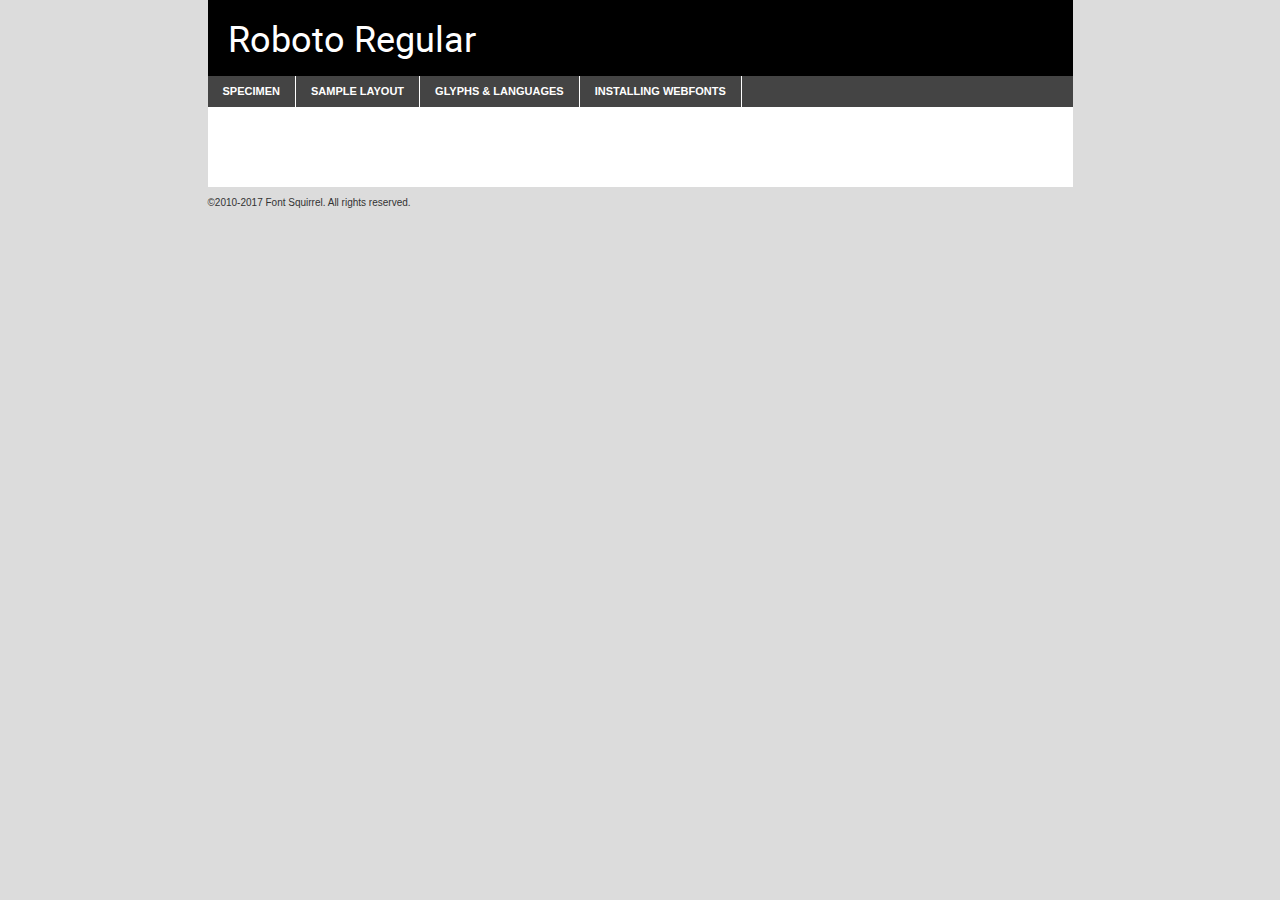
<file: fonts/roboto-regular-demo.html>
<!DOCTYPE html PUBLIC "-//W3C//DTD XHTML 1.0 Transitional//EN"
	"http://www.w3.org/TR/xhtml1/DTD/xhtml1-transitional.dtd">

<html xmlns="http://www.w3.org/1999/xhtml" xml:lang="en" lang="en">
<head>
	<meta http-equiv="Content-Type" content="text/html; charset=utf-8" />
	<script src="http://ajax.googleapis.com/ajax/libs/jquery/1.7.2/jquery.min.js" type="text/javascript" charset="utf-8"></script>
	<script type="text/javascript">
	(function($){$.fn.easyTabs=function(option){var param=jQuery.extend({fadeSpeed:"fast",defaultContent:1,activeClass:'active'},option);$(this).each(function(){var thisId="#"+this.id;if(param.defaultContent==''){param.defaultContent=1;}
	if(typeof param.defaultContent=="number")
	{var defaultTab=$(thisId+" .tabs li:eq("+(param.defaultContent-1)+") a").attr('href').substr(1);}else{var defaultTab=param.defaultContent;}
	$(thisId+" .tabs li a").each(function(){var tabToHide=$(this).attr('href').substr(1);$("#"+tabToHide).addClass('easytabs-tab-content');});hideAll();changeContent(defaultTab);function hideAll(){$(thisId+" .easytabs-tab-content").hide();}
	function changeContent(tabId){hideAll();$(thisId+" .tabs li").removeClass(param.activeClass);$(thisId+" .tabs li a[href=#"+tabId+"]").closest('li').addClass(param.activeClass);if(param.fadeSpeed!="none")
	{$(thisId+" #"+tabId).fadeIn(param.fadeSpeed);}else{$(thisId+" #"+tabId).show();}}
	$(thisId+" .tabs li").click(function(){var tabId=$(this).find('a').attr('href').substr(1);changeContent(tabId);return false;});});}})(jQuery);
	</script>
	<link rel="stylesheet" href="specimen_files/specimen_stylesheet.css" type="text/css" charset="utf-8" />
	<link rel="stylesheet" href="stylesheet.css" type="text/css" charset="utf-8" />

	<style type="text/css">
					body{
				font-family: 'robotoregular';
							}
		</style>

	<title>Roboto Regular Specimen</title>
	
	
	<script type="text/javascript" charset="utf-8">
		$(document).ready(function() {
			$('#container').easyTabs({defaultContent:1});
		});
	</script>
</head>

<body>
<div id="container">
	<div id="header">
		Roboto Regular	</div>
	<ul class="tabs">
		<li><a href="#specimen">Specimen</a></li>
		<li><a href="#layout">Sample Layout</a></li>
				<li><a href="#glyphs">Glyphs &amp; Languages</a></li>
		<li><a href="#installing">Installing Webfonts</a></li>
		
	</ul>
	
	<div id="main_content">

		
			<div id="specimen">
		
				<div class="section">
					<div class="grid12 firstcol">
						<div class="huge">AaBb</div>
					</div>
				</div>
		
				<div class="section">
					<div class="glyph_range">A&#x200B;B&#x200b;C&#x200b;D&#x200b;E&#x200b;F&#x200b;G&#x200b;H&#x200b;I&#x200b;J&#x200b;K&#x200b;L&#x200b;M&#x200b;N&#x200b;O&#x200b;P&#x200b;Q&#x200b;R&#x200b;S&#x200b;T&#x200b;U&#x200b;V&#x200b;W&#x200b;X&#x200b;Y&#x200b;Z&#x200b;a&#x200b;b&#x200b;c&#x200b;d&#x200b;e&#x200b;f&#x200b;g&#x200b;h&#x200b;i&#x200b;j&#x200b;k&#x200b;l&#x200b;m&#x200b;n&#x200b;o&#x200b;p&#x200b;q&#x200b;r&#x200b;s&#x200b;t&#x200b;u&#x200b;v&#x200b;w&#x200b;x&#x200b;y&#x200b;z&#x200b;1&#x200b;2&#x200b;3&#x200b;4&#x200b;5&#x200b;6&#x200b;7&#x200b;8&#x200b;9&#x200b;0&#x200b;&amp;&#x200b;.&#x200b;,&#x200b;?&#x200b;!&#x200b;&#64;&#x200b;(&#x200b;)&#x200b;#&#x200b;$&#x200b;%&#x200b;*&#x200b;+&#x200b;-&#x200b;=&#x200b;:&#x200b;;</div>
				</div>
				<div class="section">
					<div class="grid12 firstcol">
						<table class="sample_table">
							<tr><td>10</td><td class="size10">abcdefghijklmnopqrstuvwxyzABCDEFGHIJKLMNOPQRSTUVWXYZ0123456789abcdefghijklmnopqrstuvwxyzABCDEFGHIJKLMNOPQRSTUVWXYZ0123456789abcdefghijklmnopqrstuvwxyzABCDEFGHIJKLMNOPQRSTUVWXYZ</td></tr>
							<tr><td>11</td><td class="size11">abcdefghijklmnopqrstuvwxyzABCDEFGHIJKLMNOPQRSTUVWXYZ0123456789abcdefghijklmnopqrstuvwxyzABCDEFGHIJKLMNOPQRSTUVWXYZ0123456789abcdefghijklmnopqrstuvwxyzABCDEFGHIJKLMNOPQRSTUVWXYZ</td></tr>
							<tr><td>12</td><td class="size12">abcdefghijklmnopqrstuvwxyzABCDEFGHIJKLMNOPQRSTUVWXYZ0123456789abcdefghijklmnopqrstuvwxyzABCDEFGHIJKLMNOPQRSTUVWXYZ0123456789abcdefghijklmnopqrstuvwxyzABCDEFGHIJKLMNOPQRSTUVWXYZ</td></tr>
							<tr><td>13</td><td class="size13">abcdefghijklmnopqrstuvwxyzABCDEFGHIJKLMNOPQRSTUVWXYZ0123456789abcdefghijklmnopqrstuvwxyzABCDEFGHIJKLMNOPQRSTUVWXYZ0123456789abcdefghijklmnopqrstuvwxyzABCDEFGHIJKLMNOPQRSTUVWXYZ</td></tr>
							<tr><td>14</td><td class="size14">abcdefghijklmnopqrstuvwxyzABCDEFGHIJKLMNOPQRSTUVWXYZ0123456789abcdefghijklmnopqrstuvwxyzABCDEFGHIJKLMNOPQRSTUVWXYZ0123456789abcdefghijklmnopqrstuvwxyzABCDEFGHIJKLMNOPQRSTUVWXYZ</td></tr>
							<tr><td>16</td><td class="size16">abcdefghijklmnopqrstuvwxyzABCDEFGHIJKLMNOPQRSTUVWXYZ0123456789abcdefghijklmnopqrstuvwxyzABCDEFGHIJKLMNOPQRSTUVWXYZ</td></tr>
							<tr><td>18</td><td class="size18">abcdefghijklmnopqrstuvwxyzABCDEFGHIJKLMNOPQRSTUVWXYZ0123456789abcdefghijklmnopqrstuvwxyzABCDEFGHIJKLMNOPQRSTUVWXYZ</td></tr>
							<tr><td>20</td><td class="size20">abcdefghijklmnopqrstuvwxyzABCDEFGHIJKLMNOPQRSTUVWXYZ0123456789abcdefghijklmnopqrstuvwxyzABCDEFGHIJKLMNOPQRSTUVWXYZ</td></tr>
							<tr><td>24</td><td class="size24">abcdefghijklmnopqrstuvwxyzABCDEFGHIJKLMNOPQRSTUVWXYZ0123456789abcdefghijklmnopqrstuvwxyzABCDEFGHIJKLMNOPQRSTUVWXYZ</td></tr>
							<tr><td>30</td><td class="size30">abcdefghijklmnopqrstuvwxyzABCDEFGHIJKLMNOPQRSTUVWXYZ0123456789abcdefghijklmnopqrstuvwxyzABCDEFGHIJKLMNOPQRSTUVWXYZ</td></tr>
							<tr><td>36</td><td class="size36">abcdefghijklmnopqrstuvwxyzABCDEFGHIJKLMNOPQRSTUVWXYZ0123456789abcdefghijklmnopqrstuvwxyzABCDEFGHIJKLMNOPQRSTUVWXYZ</td></tr>
							<tr><td>48</td><td class="size48">abcdefghijklmnopqrstuvwxyzABCDEFGHIJKLMNOPQRSTUVWXYZ0123456789abcdefghijklmnopqrstuvwxyzABCDEFGHIJKLMNOPQRSTUVWXYZ</td></tr>
							<tr><td>60</td><td class="size60">abcdefghijklmnopqrstuvwxyzABCDEFGHIJKLMNOPQRSTUVWXYZ0123456789abcdefghijklmnopqrstuvwxyzABCDEFGHIJKLMNOPQRSTUVWXYZ</td></tr>
							<tr><td>72</td><td class="size72">abcdefghijklmnopqrstuvwxyzABCDEFGHIJKLMNOPQRSTUVWXYZ0123456789abcdefghijklmnopqrstuvwxyzABCDEFGHIJKLMNOPQRSTUVWXYZ</td></tr>
							<tr><td>90</td><td class="size90">abcdefghijklmnopqrstuvwxyzABCDEFGHIJKLMNOPQRSTUVWXYZ0123456789abcdefghijklmnopqrstuvwxyzABCDEFGHIJKLMNOPQRSTUVWXYZ</td></tr>
						</table>
				
					</div>
			
				</div>
		
		
		
								<div class="section" id="bodycomparison">


										<div id="xheight">
				<div class="fontbody">&#x25FC;&#x25FC;&#x25FC;&#x25FC;&#x25FC;&#x25FC;&#x25FC;&#x25FC;&#x25FC;&#x25FC;&#x25FC;&#x25FC;&#x25FC;&#x25FC;&#x25FC;&#x25FC;&#x25FC;&#x25FC;&#x25FC;&#x25FC;&#x25FC;&#x25FC;&#x25FC;&#x25FC;&#x25FC;&#x25FC;&#x25FC;&#x25FC;&#x25FC;&#x25FC;&#x25FC;&#x25FC;&#x25FC;&#x25FC;&#x25FC;&#x25FC;&#x25FC;&#x25FC;&#x25FC;&#x25FC;&#x25FC;&#x25FC;&#x25FC;&#x25FC;&#x25FC;&#x25FC;&#x25FC;&#x25FC;&#x25FC;&#x25FC;&#x25FC;&#x25FC;&#x25FC;&#x25FC;&#x25FC;&#x25FC;&#x25FC;&#x25FC;&#x25FC;&#x25FC;&#x25FC;&#x25FC;&#x25FC;&#x25FC;&#x25FC;&#x25FC;&#x25FC;&#x25FC;&#x25FC;&#x25FC;&#x25FC;&#x25FC;&#x25FC;&#x25FC;&#x25FC;&#x25FC;&#x25FC;&#x25FC;&#x25FC;&#x25FC;&#x25FC;&#x25FC;&#x25FC;&#x25FC;&#x25FC;&#x25FC;&#x25FC;&#x25FC;&#x25FC;&#x25FC;&#x25FC;&#x25FC;&#x25FC;&#x25FC;&#x25FC;&#x25FC;&#x25FC;&#x25FC;&#x25FC;body</div><div class="arialbody">body</div><div class="verdanabody">body</div><div class="georgiabody">body</div></div>
										<div class="fontbody" style="z-index:1">
											body<span>Roboto Regular</span>
										</div>
										<div class="arialbody" style="z-index:1">
											body<span>Arial</span>
										</div>
										<div class="verdanabody" style="z-index:1">
											body<span>Verdana</span>
										</div>
										<div class="georgiabody" style="z-index:1">
											body<span>Georgia</span>
										</div>



								</div>
		
		
				<div class="section psample psample_row1" id="">
					
					<div class="grid2 firstcol">
						<p class="size10"><span>10.</span>Aenean lacinia bibendum nulla sed consectetur. Fusce dapibus, tellus ac cursus commodo, tortor mauris condimentum nibh, ut fermentum massa justo sit amet risus. Nullam id dolor id nibh ultricies vehicula ut id elit. Cum sociis natoque penatibus et magnis dis parturient montes, nascetur ridiculus mus. Nulla vitae elit libero, a pharetra augue.</p>
			
					</div>
					<div class="grid3">
						<p class="size11"><span>11.</span>Aenean lacinia bibendum nulla sed consectetur. Fusce dapibus, tellus ac cursus commodo, tortor mauris condimentum nibh, ut fermentum massa justo sit amet risus. Nullam id dolor id nibh ultricies vehicula ut id elit. Cum sociis natoque penatibus et magnis dis parturient montes, nascetur ridiculus mus. Nulla vitae elit libero, a pharetra augue.</p>
			
					</div>
					<div class="grid3">
						<p class="size12"><span>12.</span>Aenean lacinia bibendum nulla sed consectetur. Fusce dapibus, tellus ac cursus commodo, tortor mauris condimentum nibh, ut fermentum massa justo sit amet risus. Nullam id dolor id nibh ultricies vehicula ut id elit. Cum sociis natoque penatibus et magnis dis parturient montes, nascetur ridiculus mus. Nulla vitae elit libero, a pharetra augue.</p>
			
					</div>
					<div class="grid4">
						<p class="size13"><span>13.</span>Aenean lacinia bibendum nulla sed consectetur. Fusce dapibus, tellus ac cursus commodo, tortor mauris condimentum nibh, ut fermentum massa justo sit amet risus. Nullam id dolor id nibh ultricies vehicula ut id elit. Cum sociis natoque penatibus et magnis dis parturient montes, nascetur ridiculus mus. Nulla vitae elit libero, a pharetra augue.</p>
			
					</div>
					<div class="white_blend"></div>
					
				</div>
				<div class="section psample psample_row2" id="">
					<div class="grid3 firstcol">
						<p class="size14"><span>14.</span>Aenean lacinia bibendum nulla sed consectetur. Fusce dapibus, tellus ac cursus commodo, tortor mauris condimentum nibh, ut fermentum massa justo sit amet risus. Nullam id dolor id nibh ultricies vehicula ut id elit. Cum sociis natoque penatibus et magnis dis parturient montes, nascetur ridiculus mus. Nulla vitae elit libero, a pharetra augue.</p>
			
					</div>
					<div class="grid4">
						<p class="size16"><span>16.</span>Aenean lacinia bibendum nulla sed consectetur. Fusce dapibus, tellus ac cursus commodo, tortor mauris condimentum nibh, ut fermentum massa justo sit amet risus. Nullam id dolor id nibh ultricies vehicula ut id elit. Cum sociis natoque penatibus et magnis dis parturient montes, nascetur ridiculus mus. Nulla vitae elit libero, a pharetra augue.</p>
			
					</div>
					<div class="grid5">
						<p class="size18"><span>18.</span>Aenean lacinia bibendum nulla sed consectetur. Fusce dapibus, tellus ac cursus commodo, tortor mauris condimentum nibh, ut fermentum massa justo sit amet risus. Nullam id dolor id nibh ultricies vehicula ut id elit. Cum sociis natoque penatibus et magnis dis parturient montes, nascetur ridiculus mus. Nulla vitae elit libero, a pharetra augue.</p>
			
					</div>

					<div class="white_blend"></div>

				</div>
				
				<div class="section psample psample_row3" id="">
					<div class="grid5 firstcol">
						<p class="size20"><span>20.</span>Aenean lacinia bibendum nulla sed consectetur. Fusce dapibus, tellus ac cursus commodo, tortor mauris condimentum nibh, ut fermentum massa justo sit amet risus. Nullam id dolor id nibh ultricies vehicula ut id elit. Cum sociis natoque penatibus et magnis dis parturient montes, nascetur ridiculus mus. Nulla vitae elit libero, a pharetra augue.</p>
					</div>
					<div class="grid7">
						<p class="size24"><span>24.</span>Aenean lacinia bibendum nulla sed consectetur. Fusce dapibus, tellus ac cursus commodo, tortor mauris condimentum nibh, ut fermentum massa justo sit amet risus. Nullam id dolor id nibh ultricies vehicula ut id elit. Cum sociis natoque penatibus et magnis dis parturient montes, nascetur ridiculus mus. Nulla vitae elit libero, a pharetra augue.</p>
					</div>
					
					<div class="white_blend"></div>
					
				</div>
				
				<div class="section psample psample_row4" id="">
					<div class="grid12 firstcol">
						<p class="size30"><span>30.</span>Aenean lacinia bibendum nulla sed consectetur. Fusce dapibus, tellus ac cursus commodo, tortor mauris condimentum nibh, ut fermentum massa justo sit amet risus. Nullam id dolor id nibh ultricies vehicula ut id elit. Cum sociis natoque penatibus et magnis dis parturient montes, nascetur ridiculus mus. Nulla vitae elit libero, a pharetra augue.</p>
					</div>
					<div class="white_blend"></div>
					
				</div>
				
				
				
				<div class="section psample psample_row1 fullreverse">
					<div class="grid2 firstcol">
						<p class="size10"><span>10.</span>Aenean lacinia bibendum nulla sed consectetur. Fusce dapibus, tellus ac cursus commodo, tortor mauris condimentum nibh, ut fermentum massa justo sit amet risus. Nullam id dolor id nibh ultricies vehicula ut id elit. Cum sociis natoque penatibus et magnis dis parturient montes, nascetur ridiculus mus. Nulla vitae elit libero, a pharetra augue.</p>
			
					</div>
					<div class="grid3">
						<p class="size11"><span>11.</span>Aenean lacinia bibendum nulla sed consectetur. Fusce dapibus, tellus ac cursus commodo, tortor mauris condimentum nibh, ut fermentum massa justo sit amet risus. Nullam id dolor id nibh ultricies vehicula ut id elit. Cum sociis natoque penatibus et magnis dis parturient montes, nascetur ridiculus mus. Nulla vitae elit libero, a pharetra augue.</p>
			
					</div>
					<div class="grid3">
						<p class="size12"><span>12.</span>Aenean lacinia bibendum nulla sed consectetur. Fusce dapibus, tellus ac cursus commodo, tortor mauris condimentum nibh, ut fermentum massa justo sit amet risus. Nullam id dolor id nibh ultricies vehicula ut id elit. Cum sociis natoque penatibus et magnis dis parturient montes, nascetur ridiculus mus. Nulla vitae elit libero, a pharetra augue.</p>
			
					</div>
					<div class="grid4">
						<p class="size13"><span>13.</span>Aenean lacinia bibendum nulla sed consectetur. Fusce dapibus, tellus ac cursus commodo, tortor mauris condimentum nibh, ut fermentum massa justo sit amet risus. Nullam id dolor id nibh ultricies vehicula ut id elit. Cum sociis natoque penatibus et magnis dis parturient montes, nascetur ridiculus mus. Nulla vitae elit libero, a pharetra augue.</p>
			
					</div>
					<div class="black_blend"></div>
					
				</div>
				
				<div class="section psample psample_row2 fullreverse">
					<div class="grid3 firstcol">
						<p class="size14"><span>14.</span>Aenean lacinia bibendum nulla sed consectetur. Fusce dapibus, tellus ac cursus commodo, tortor mauris condimentum nibh, ut fermentum massa justo sit amet risus. Nullam id dolor id nibh ultricies vehicula ut id elit. Cum sociis natoque penatibus et magnis dis parturient montes, nascetur ridiculus mus. Nulla vitae elit libero, a pharetra augue.</p>
			
					</div>
					<div class="grid4">
						<p class="size16"><span>16.</span>Aenean lacinia bibendum nulla sed consectetur. Fusce dapibus, tellus ac cursus commodo, tortor mauris condimentum nibh, ut fermentum massa justo sit amet risus. Nullam id dolor id nibh ultricies vehicula ut id elit. Cum sociis natoque penatibus et magnis dis parturient montes, nascetur ridiculus mus. Nulla vitae elit libero, a pharetra augue.</p>
			
					</div>
					<div class="grid5">
						<p class="size18"><span>18.</span>Aenean lacinia bibendum nulla sed consectetur. Fusce dapibus, tellus ac cursus commodo, tortor mauris condimentum nibh, ut fermentum massa justo sit amet risus. Nullam id dolor id nibh ultricies vehicula ut id elit. Cum sociis natoque penatibus et magnis dis parturient montes, nascetur ridiculus mus. Nulla vitae elit libero, a pharetra augue.</p>
			
					</div>
					<div class="black_blend"></div>

				</div>
				
				<div class="section psample fullreverse psample_row3" id="">
					<div class="grid5 firstcol">
						<p class="size20"><span>20.</span>Aenean lacinia bibendum nulla sed consectetur. Fusce dapibus, tellus ac cursus commodo, tortor mauris condimentum nibh, ut fermentum massa justo sit amet risus. Nullam id dolor id nibh ultricies vehicula ut id elit. Cum sociis natoque penatibus et magnis dis parturient montes, nascetur ridiculus mus. Nulla vitae elit libero, a pharetra augue.</p>
					</div>
					<div class="grid7">
						<p class="size24"><span>24.</span>Aenean lacinia bibendum nulla sed consectetur. Fusce dapibus, tellus ac cursus commodo, tortor mauris condimentum nibh, ut fermentum massa justo sit amet risus. Nullam id dolor id nibh ultricies vehicula ut id elit. Cum sociis natoque penatibus et magnis dis parturient montes, nascetur ridiculus mus. Nulla vitae elit libero, a pharetra augue.</p>
					</div>
					
					<div class="black_blend"></div>
					
				</div>
				
				<div class="section psample fullreverse psample_row4" id="" style="border-bottom: 20px #000 solid;">
					<div class="grid12 firstcol">
						<p class="size30"><span>30.</span>Aenean lacinia bibendum nulla sed consectetur. Fusce dapibus, tellus ac cursus commodo, tortor mauris condimentum nibh, ut fermentum massa justo sit amet risus. Nullam id dolor id nibh ultricies vehicula ut id elit. Cum sociis natoque penatibus et magnis dis parturient montes, nascetur ridiculus mus. Nulla vitae elit libero, a pharetra augue.</p>
					</div>
					<div class="black_blend"></div>
					
				</div>
				
				
				
				
			</div>
			
			<div id="layout">
				
				<div class="section">
					
					<div class="grid12 firstcol">
						<h1>Lorem Ipsum Dolor</h1>
						<h2>Etiam porta sem malesuada magna mollis euismod</h2>
						
						<p class="byline">By <a href="#link">Aenean Lacinia</a></p>
					</div>
				</div>
				<div class="section">
					<div class="grid8 firstcol">
						<p class="large">Donec sed odio dui. Morbi leo risus, porta ac consectetur ac, vestibulum at eros. Fusce dapibus, tellus ac cursus commodo, tortor mauris condimentum nibh, ut fermentum massa justo sit amet risus. </p>

						
						<h3>Pellentesque ornare sem</h3>

						<p>Maecenas sed diam eget risus varius blandit sit amet non magna. Maecenas faucibus mollis interdum. Donec ullamcorper nulla non metus auctor fringilla. Nullam id dolor id nibh ultricies vehicula ut id elit. Nullam id dolor id nibh ultricies vehicula ut id elit. </p>

						<p>Aenean eu leo quam. Pellentesque ornare sem lacinia quam venenatis vestibulum. Lorem ipsum dolor sit amet, consectetur adipiscing elit. Cum sociis natoque penatibus et magnis dis parturient montes, nascetur ridiculus mus. </p>

						<p>Nulla vitae elit libero, a pharetra augue. Praesent commodo cursus magna, vel scelerisque nisl consectetur et. Aenean lacinia bibendum nulla sed consectetur. </p>

						<p>Nullam quis risus eget urna mollis ornare vel eu leo. Nullam quis risus eget urna mollis ornare vel eu leo. Maecenas sed diam eget risus varius blandit sit amet non magna. Donec ullamcorper nulla non metus auctor fringilla. </p>

						<h3>Cras mattis consectetur</h3>

						<p>Aenean eu leo quam. Pellentesque ornare sem lacinia quam venenatis vestibulum. Aenean lacinia bibendum nulla sed consectetur. Integer posuere erat a ante venenatis dapibus posuere velit aliquet. Cras mattis consectetur purus sit amet fermentum. </p>

						<p>Nullam id dolor id nibh ultricies vehicula ut id elit. Nullam quis risus eget urna mollis ornare vel eu leo. Cras mattis consectetur purus sit amet fermentum.</p>
					</div>
					
					<div class="grid4 sidebar">
						
						<div class="box reverse">
							<p class="last">Nullam quis risus eget urna mollis ornare vel eu leo. Donec ullamcorper nulla non metus auctor fringilla. Cras mattis consectetur purus sit amet fermentum. Sed posuere consectetur est at lobortis. Lorem ipsum dolor sit amet, consectetur adipiscing elit. </p>
						</div>
						
						<p class="caption">Maecenas sed diam eget risus varius.</p>

						<p>Vestibulum id ligula porta felis euismod semper. Integer posuere erat a ante venenatis dapibus posuere velit aliquet. Vestibulum id ligula porta felis euismod semper. Sed posuere consectetur est at lobortis. Maecenas sed diam eget risus varius blandit sit amet non magna. Fusce dapibus, tellus ac cursus commodo, tortor mauris condimentum nibh, ut fermentum massa justo sit amet risus. </p>

					

						<p>Duis mollis, est non commodo luctus, nisi erat porttitor ligula, eget lacinia odio sem nec elit. Aenean lacinia bibendum nulla sed consectetur. Vivamus sagittis lacus vel augue laoreet rutrum faucibus dolor auctor. Aenean lacinia bibendum nulla sed consectetur. Nullam quis risus eget urna mollis ornare vel eu leo. </p>

						<p>Praesent commodo cursus magna, vel scelerisque nisl consectetur et. Donec ullamcorper nulla non metus auctor fringilla. Maecenas faucibus mollis interdum. Fusce dapibus, tellus ac cursus commodo, tortor mauris condimentum nibh, ut fermentum massa justo sit amet risus. </p>

					</div>
				</div>
				
			</div>


			



		<div id="glyphs">
			<div class="section">
				<div class="grid12 firstcol">
			
				<h1>Language Support</h1>
				<p>The subset of Roboto Regular in this kit supports the following languages:<br />
			
					Afrikaans, Albanian, Basque, Belarusian_lacinka, Bosnian, Breton, Catalan, Chamorro, Chichewa_nyanja, Croatian, Cyrillic, Czech, Danish, Dutch, English, Esperanto, Estonian, Faroese, Finnish, French, Frisian, Galician, German, Greek, Hungarian, Icelandic, Italian, Latvian, Lithuanian, Malagasy, Maltese, Norwegian, Polish, Portuguese, Romanian, Serbian, Slovak, Slovenian, Spanish, Swedish, Turkish, Welsh, Alsatian, Aragonese, Arapaho, Aromanian, Arrernte, Asturian, Aymara, Bislama, Cebuano, Cheyenne, Cimbrian, Corsican, Fijian, French_creole, Friulian, Genoese, Gilbertese, Greenlandic, Guarani, Haitian_creole, Hawaiian, Hiligaynon, Hmong, Hopi, Ibanag, Iloko_ilokano, Indonesian, Interglossa_glosa, Interlingua, Irish_gaelic, Istro-romanian, Jerriais, Kashubian, Kurdish_kurmanji, Ladin, Lojban, Lombard, Low_saxon, Luxembourgeois, Malay_latinized, Manx, Maori, Megleno-romanian, Mohawk, Nahuatl, Norfolk_pitcairnese, Northern_sotho, Occitan, Oromo, Pangasinan, Papiamento, Piedmontese, Potawatomi, Quechua, Rhaeto-romance, Romansh, Rotokas, Sami_inari, Sami_lule, Samoan, Sardinian, Scots_gaelic, Seychelles_creole, Shona, Sicilian, Somali, Southern_ndebele, Southern_sotho, Swahili, Swati_swazi, Tagalog_filipino_pilipino, Tahitian, Tausug, Tetum, Tok_pisin, Tongan, Tswana, Turkmen, Turkmen_cyrillic, Turkmen_latinized, Tuvaluan, Uyghur_cyrillic, Uyghur_latinized, Veps, Volapuk, Votic_cyrillic, Votic_latinized, Walloon, Warlpiri, Xhosa, Yapese, Zulu, Latinbasic, Ubasic, Demo, Vietnamese, Moldovan				</p>
				<h1>Glyph Chart</h1>
				<p>The subset of Roboto Regular in this kit includes all the glyphs listed below. Unicode entities are included above each glyph to help you insert individual characters into your layout.</p>
				<div id="glyph_chart">
			
																														 <div><p>&amp;#2;</p>&#2;</div>
																				 <div><p>&amp;#13;</p>&#13;</div>
																				 <div><p>&amp;#32;</p>&#32;</div>
																				 <div><p>&amp;#33;</p>&#33;</div>
																				 <div><p>&amp;#34;</p>&#34;</div>
																				 <div><p>&amp;#35;</p>&#35;</div>
																				 <div><p>&amp;#36;</p>&#36;</div>
																				 <div><p>&amp;#37;</p>&#37;</div>
																				 <div><p>&amp;#38;</p>&#38;</div>
																				 <div><p>&amp;#39;</p>&#39;</div>
																				 <div><p>&amp;#40;</p>&#40;</div>
																				 <div><p>&amp;#41;</p>&#41;</div>
																				 <div><p>&amp;#42;</p>&#42;</div>
																				 <div><p>&amp;#43;</p>&#43;</div>
																				 <div><p>&amp;#44;</p>&#44;</div>
																				 <div><p>&amp;#45;</p>&#45;</div>
																				 <div><p>&amp;#46;</p>&#46;</div>
																				 <div><p>&amp;#47;</p>&#47;</div>
																				 <div><p>&amp;#48;</p>&#48;</div>
																				 <div><p>&amp;#49;</p>&#49;</div>
																				 <div><p>&amp;#50;</p>&#50;</div>
																				 <div><p>&amp;#51;</p>&#51;</div>
																				 <div><p>&amp;#52;</p>&#52;</div>
																				 <div><p>&amp;#53;</p>&#53;</div>
																				 <div><p>&amp;#54;</p>&#54;</div>
																				 <div><p>&amp;#55;</p>&#55;</div>
																				 <div><p>&amp;#56;</p>&#56;</div>
																				 <div><p>&amp;#57;</p>&#57;</div>
																				 <div><p>&amp;#58;</p>&#58;</div>
																				 <div><p>&amp;#59;</p>&#59;</div>
																				 <div><p>&amp;#60;</p>&#60;</div>
																				 <div><p>&amp;#61;</p>&#61;</div>
																				 <div><p>&amp;#62;</p>&#62;</div>
																				 <div><p>&amp;#63;</p>&#63;</div>
																				 <div><p>&amp;#64;</p>&#64;</div>
																				 <div><p>&amp;#65;</p>&#65;</div>
																				 <div><p>&amp;#66;</p>&#66;</div>
																				 <div><p>&amp;#67;</p>&#67;</div>
																				 <div><p>&amp;#68;</p>&#68;</div>
																				 <div><p>&amp;#69;</p>&#69;</div>
																				 <div><p>&amp;#70;</p>&#70;</div>
																				 <div><p>&amp;#71;</p>&#71;</div>
																				 <div><p>&amp;#72;</p>&#72;</div>
																				 <div><p>&amp;#73;</p>&#73;</div>
																				 <div><p>&amp;#74;</p>&#74;</div>
																				 <div><p>&amp;#75;</p>&#75;</div>
																				 <div><p>&amp;#76;</p>&#76;</div>
																				 <div><p>&amp;#77;</p>&#77;</div>
																				 <div><p>&amp;#78;</p>&#78;</div>
																				 <div><p>&amp;#79;</p>&#79;</div>
																				 <div><p>&amp;#80;</p>&#80;</div>
																				 <div><p>&amp;#81;</p>&#81;</div>
																				 <div><p>&amp;#82;</p>&#82;</div>
																				 <div><p>&amp;#83;</p>&#83;</div>
																				 <div><p>&amp;#84;</p>&#84;</div>
																				 <div><p>&amp;#85;</p>&#85;</div>
																				 <div><p>&amp;#86;</p>&#86;</div>
																				 <div><p>&amp;#87;</p>&#87;</div>
																				 <div><p>&amp;#88;</p>&#88;</div>
																				 <div><p>&amp;#89;</p>&#89;</div>
																				 <div><p>&amp;#90;</p>&#90;</div>
																				 <div><p>&amp;#91;</p>&#91;</div>
																				 <div><p>&amp;#92;</p>&#92;</div>
																				 <div><p>&amp;#93;</p>&#93;</div>
																				 <div><p>&amp;#94;</p>&#94;</div>
																				 <div><p>&amp;#95;</p>&#95;</div>
																				 <div><p>&amp;#96;</p>&#96;</div>
																				 <div><p>&amp;#97;</p>&#97;</div>
																				 <div><p>&amp;#98;</p>&#98;</div>
																				 <div><p>&amp;#99;</p>&#99;</div>
																				 <div><p>&amp;#100;</p>&#100;</div>
																				 <div><p>&amp;#101;</p>&#101;</div>
																				 <div><p>&amp;#102;</p>&#102;</div>
																				 <div><p>&amp;#103;</p>&#103;</div>
																				 <div><p>&amp;#104;</p>&#104;</div>
																				 <div><p>&amp;#105;</p>&#105;</div>
																				 <div><p>&amp;#106;</p>&#106;</div>
																				 <div><p>&amp;#107;</p>&#107;</div>
																				 <div><p>&amp;#108;</p>&#108;</div>
																				 <div><p>&amp;#109;</p>&#109;</div>
																				 <div><p>&amp;#110;</p>&#110;</div>
																				 <div><p>&amp;#111;</p>&#111;</div>
																				 <div><p>&amp;#112;</p>&#112;</div>
																				 <div><p>&amp;#113;</p>&#113;</div>
																				 <div><p>&amp;#114;</p>&#114;</div>
																				 <div><p>&amp;#115;</p>&#115;</div>
																				 <div><p>&amp;#116;</p>&#116;</div>
																				 <div><p>&amp;#117;</p>&#117;</div>
																				 <div><p>&amp;#118;</p>&#118;</div>
																				 <div><p>&amp;#119;</p>&#119;</div>
																				 <div><p>&amp;#120;</p>&#120;</div>
																				 <div><p>&amp;#121;</p>&#121;</div>
																				 <div><p>&amp;#122;</p>&#122;</div>
																				 <div><p>&amp;#123;</p>&#123;</div>
																				 <div><p>&amp;#124;</p>&#124;</div>
																				 <div><p>&amp;#125;</p>&#125;</div>
																				 <div><p>&amp;#126;</p>&#126;</div>
																				 <div><p>&amp;#160;</p>&#160;</div>
																				 <div><p>&amp;#161;</p>&#161;</div>
																				 <div><p>&amp;#162;</p>&#162;</div>
																				 <div><p>&amp;#163;</p>&#163;</div>
																				 <div><p>&amp;#164;</p>&#164;</div>
																				 <div><p>&amp;#165;</p>&#165;</div>
																				 <div><p>&amp;#166;</p>&#166;</div>
																				 <div><p>&amp;#167;</p>&#167;</div>
																				 <div><p>&amp;#168;</p>&#168;</div>
																				 <div><p>&amp;#169;</p>&#169;</div>
																				 <div><p>&amp;#170;</p>&#170;</div>
																				 <div><p>&amp;#171;</p>&#171;</div>
																				 <div><p>&amp;#172;</p>&#172;</div>
																				 <div><p>&amp;#173;</p>&#173;</div>
																				 <div><p>&amp;#174;</p>&#174;</div>
																				 <div><p>&amp;#175;</p>&#175;</div>
																				 <div><p>&amp;#176;</p>&#176;</div>
																				 <div><p>&amp;#177;</p>&#177;</div>
																				 <div><p>&amp;#178;</p>&#178;</div>
																				 <div><p>&amp;#179;</p>&#179;</div>
																				 <div><p>&amp;#180;</p>&#180;</div>
																				 <div><p>&amp;#181;</p>&#181;</div>
																				 <div><p>&amp;#182;</p>&#182;</div>
																				 <div><p>&amp;#183;</p>&#183;</div>
																				 <div><p>&amp;#184;</p>&#184;</div>
																				 <div><p>&amp;#185;</p>&#185;</div>
																				 <div><p>&amp;#186;</p>&#186;</div>
																				 <div><p>&amp;#187;</p>&#187;</div>
																				 <div><p>&amp;#188;</p>&#188;</div>
																				 <div><p>&amp;#189;</p>&#189;</div>
																				 <div><p>&amp;#190;</p>&#190;</div>
																				 <div><p>&amp;#191;</p>&#191;</div>
																				 <div><p>&amp;#192;</p>&#192;</div>
																				 <div><p>&amp;#193;</p>&#193;</div>
																				 <div><p>&amp;#194;</p>&#194;</div>
																				 <div><p>&amp;#195;</p>&#195;</div>
																				 <div><p>&amp;#196;</p>&#196;</div>
																				 <div><p>&amp;#197;</p>&#197;</div>
																				 <div><p>&amp;#198;</p>&#198;</div>
																				 <div><p>&amp;#199;</p>&#199;</div>
																				 <div><p>&amp;#200;</p>&#200;</div>
																				 <div><p>&amp;#201;</p>&#201;</div>
																				 <div><p>&amp;#202;</p>&#202;</div>
																				 <div><p>&amp;#203;</p>&#203;</div>
																				 <div><p>&amp;#204;</p>&#204;</div>
																				 <div><p>&amp;#205;</p>&#205;</div>
																				 <div><p>&amp;#206;</p>&#206;</div>
																				 <div><p>&amp;#207;</p>&#207;</div>
																				 <div><p>&amp;#208;</p>&#208;</div>
																				 <div><p>&amp;#209;</p>&#209;</div>
																				 <div><p>&amp;#210;</p>&#210;</div>
																				 <div><p>&amp;#211;</p>&#211;</div>
																				 <div><p>&amp;#212;</p>&#212;</div>
																				 <div><p>&amp;#213;</p>&#213;</div>
																				 <div><p>&amp;#214;</p>&#214;</div>
																				 <div><p>&amp;#215;</p>&#215;</div>
																				 <div><p>&amp;#216;</p>&#216;</div>
																				 <div><p>&amp;#217;</p>&#217;</div>
																				 <div><p>&amp;#218;</p>&#218;</div>
																				 <div><p>&amp;#219;</p>&#219;</div>
																				 <div><p>&amp;#220;</p>&#220;</div>
																				 <div><p>&amp;#221;</p>&#221;</div>
																				 <div><p>&amp;#222;</p>&#222;</div>
																				 <div><p>&amp;#223;</p>&#223;</div>
																				 <div><p>&amp;#224;</p>&#224;</div>
																				 <div><p>&amp;#225;</p>&#225;</div>
																				 <div><p>&amp;#226;</p>&#226;</div>
																				 <div><p>&amp;#227;</p>&#227;</div>
																				 <div><p>&amp;#228;</p>&#228;</div>
																				 <div><p>&amp;#229;</p>&#229;</div>
																				 <div><p>&amp;#230;</p>&#230;</div>
																				 <div><p>&amp;#231;</p>&#231;</div>
																				 <div><p>&amp;#232;</p>&#232;</div>
																				 <div><p>&amp;#233;</p>&#233;</div>
																				 <div><p>&amp;#234;</p>&#234;</div>
																				 <div><p>&amp;#235;</p>&#235;</div>
																				 <div><p>&amp;#236;</p>&#236;</div>
																				 <div><p>&amp;#237;</p>&#237;</div>
																				 <div><p>&amp;#238;</p>&#238;</div>
																				 <div><p>&amp;#239;</p>&#239;</div>
																				 <div><p>&amp;#240;</p>&#240;</div>
																				 <div><p>&amp;#241;</p>&#241;</div>
																				 <div><p>&amp;#242;</p>&#242;</div>
																				 <div><p>&amp;#243;</p>&#243;</div>
																				 <div><p>&amp;#244;</p>&#244;</div>
																				 <div><p>&amp;#245;</p>&#245;</div>
																				 <div><p>&amp;#246;</p>&#246;</div>
																				 <div><p>&amp;#247;</p>&#247;</div>
																				 <div><p>&amp;#248;</p>&#248;</div>
																				 <div><p>&amp;#249;</p>&#249;</div>
																				 <div><p>&amp;#250;</p>&#250;</div>
																				 <div><p>&amp;#251;</p>&#251;</div>
																				 <div><p>&amp;#252;</p>&#252;</div>
																				 <div><p>&amp;#253;</p>&#253;</div>
																				 <div><p>&amp;#254;</p>&#254;</div>
																				 <div><p>&amp;#255;</p>&#255;</div>
																				 <div><p>&amp;#256;</p>&#256;</div>
																				 <div><p>&amp;#257;</p>&#257;</div>
																				 <div><p>&amp;#258;</p>&#258;</div>
																				 <div><p>&amp;#259;</p>&#259;</div>
																				 <div><p>&amp;#260;</p>&#260;</div>
																				 <div><p>&amp;#261;</p>&#261;</div>
																				 <div><p>&amp;#262;</p>&#262;</div>
																				 <div><p>&amp;#263;</p>&#263;</div>
																				 <div><p>&amp;#264;</p>&#264;</div>
																				 <div><p>&amp;#265;</p>&#265;</div>
																				 <div><p>&amp;#266;</p>&#266;</div>
																				 <div><p>&amp;#267;</p>&#267;</div>
																				 <div><p>&amp;#268;</p>&#268;</div>
																				 <div><p>&amp;#269;</p>&#269;</div>
																				 <div><p>&amp;#270;</p>&#270;</div>
																				 <div><p>&amp;#271;</p>&#271;</div>
																				 <div><p>&amp;#272;</p>&#272;</div>
																				 <div><p>&amp;#273;</p>&#273;</div>
																				 <div><p>&amp;#274;</p>&#274;</div>
																				 <div><p>&amp;#275;</p>&#275;</div>
																				 <div><p>&amp;#276;</p>&#276;</div>
																				 <div><p>&amp;#277;</p>&#277;</div>
																				 <div><p>&amp;#278;</p>&#278;</div>
																				 <div><p>&amp;#279;</p>&#279;</div>
																				 <div><p>&amp;#280;</p>&#280;</div>
																				 <div><p>&amp;#281;</p>&#281;</div>
																				 <div><p>&amp;#282;</p>&#282;</div>
																				 <div><p>&amp;#283;</p>&#283;</div>
																				 <div><p>&amp;#284;</p>&#284;</div>
																				 <div><p>&amp;#285;</p>&#285;</div>
																				 <div><p>&amp;#286;</p>&#286;</div>
																				 <div><p>&amp;#287;</p>&#287;</div>
																				 <div><p>&amp;#288;</p>&#288;</div>
																				 <div><p>&amp;#289;</p>&#289;</div>
																				 <div><p>&amp;#290;</p>&#290;</div>
																				 <div><p>&amp;#291;</p>&#291;</div>
																				 <div><p>&amp;#292;</p>&#292;</div>
																				 <div><p>&amp;#293;</p>&#293;</div>
																				 <div><p>&amp;#294;</p>&#294;</div>
																				 <div><p>&amp;#295;</p>&#295;</div>
																				 <div><p>&amp;#296;</p>&#296;</div>
																				 <div><p>&amp;#297;</p>&#297;</div>
																				 <div><p>&amp;#298;</p>&#298;</div>
																				 <div><p>&amp;#299;</p>&#299;</div>
																				 <div><p>&amp;#300;</p>&#300;</div>
																				 <div><p>&amp;#301;</p>&#301;</div>
																				 <div><p>&amp;#302;</p>&#302;</div>
																				 <div><p>&amp;#303;</p>&#303;</div>
																				 <div><p>&amp;#304;</p>&#304;</div>
																				 <div><p>&amp;#305;</p>&#305;</div>
																				 <div><p>&amp;#306;</p>&#306;</div>
																				 <div><p>&amp;#307;</p>&#307;</div>
																				 <div><p>&amp;#308;</p>&#308;</div>
																				 <div><p>&amp;#309;</p>&#309;</div>
																				 <div><p>&amp;#310;</p>&#310;</div>
																				 <div><p>&amp;#311;</p>&#311;</div>
																				 <div><p>&amp;#312;</p>&#312;</div>
																				 <div><p>&amp;#313;</p>&#313;</div>
																				 <div><p>&amp;#314;</p>&#314;</div>
																				 <div><p>&amp;#315;</p>&#315;</div>
																				 <div><p>&amp;#316;</p>&#316;</div>
																				 <div><p>&amp;#317;</p>&#317;</div>
																				 <div><p>&amp;#318;</p>&#318;</div>
																				 <div><p>&amp;#319;</p>&#319;</div>
																				 <div><p>&amp;#320;</p>&#320;</div>
																				 <div><p>&amp;#321;</p>&#321;</div>
																				 <div><p>&amp;#322;</p>&#322;</div>
																				 <div><p>&amp;#323;</p>&#323;</div>
																				 <div><p>&amp;#324;</p>&#324;</div>
																				 <div><p>&amp;#325;</p>&#325;</div>
																				 <div><p>&amp;#326;</p>&#326;</div>
																				 <div><p>&amp;#327;</p>&#327;</div>
																				 <div><p>&amp;#328;</p>&#328;</div>
																				 <div><p>&amp;#329;</p>&#329;</div>
																				 <div><p>&amp;#330;</p>&#330;</div>
																				 <div><p>&amp;#331;</p>&#331;</div>
																				 <div><p>&amp;#332;</p>&#332;</div>
																				 <div><p>&amp;#333;</p>&#333;</div>
																				 <div><p>&amp;#334;</p>&#334;</div>
																				 <div><p>&amp;#335;</p>&#335;</div>
																				 <div><p>&amp;#336;</p>&#336;</div>
																				 <div><p>&amp;#337;</p>&#337;</div>
																				 <div><p>&amp;#338;</p>&#338;</div>
																				 <div><p>&amp;#339;</p>&#339;</div>
																				 <div><p>&amp;#340;</p>&#340;</div>
																				 <div><p>&amp;#341;</p>&#341;</div>
																				 <div><p>&amp;#342;</p>&#342;</div>
																				 <div><p>&amp;#343;</p>&#343;</div>
																				 <div><p>&amp;#344;</p>&#344;</div>
																				 <div><p>&amp;#345;</p>&#345;</div>
																				 <div><p>&amp;#346;</p>&#346;</div>
																				 <div><p>&amp;#347;</p>&#347;</div>
																				 <div><p>&amp;#348;</p>&#348;</div>
																				 <div><p>&amp;#349;</p>&#349;</div>
																				 <div><p>&amp;#350;</p>&#350;</div>
																				 <div><p>&amp;#351;</p>&#351;</div>
																				 <div><p>&amp;#352;</p>&#352;</div>
																				 <div><p>&amp;#353;</p>&#353;</div>
																				 <div><p>&amp;#354;</p>&#354;</div>
																				 <div><p>&amp;#355;</p>&#355;</div>
																				 <div><p>&amp;#356;</p>&#356;</div>
																				 <div><p>&amp;#357;</p>&#357;</div>
																				 <div><p>&amp;#358;</p>&#358;</div>
																				 <div><p>&amp;#359;</p>&#359;</div>
																				 <div><p>&amp;#360;</p>&#360;</div>
																				 <div><p>&amp;#361;</p>&#361;</div>
																				 <div><p>&amp;#362;</p>&#362;</div>
																				 <div><p>&amp;#363;</p>&#363;</div>
																				 <div><p>&amp;#364;</p>&#364;</div>
																				 <div><p>&amp;#365;</p>&#365;</div>
																				 <div><p>&amp;#366;</p>&#366;</div>
																				 <div><p>&amp;#367;</p>&#367;</div>
																				 <div><p>&amp;#368;</p>&#368;</div>
																				 <div><p>&amp;#369;</p>&#369;</div>
																				 <div><p>&amp;#370;</p>&#370;</div>
																				 <div><p>&amp;#371;</p>&#371;</div>
																				 <div><p>&amp;#372;</p>&#372;</div>
																				 <div><p>&amp;#373;</p>&#373;</div>
																				 <div><p>&amp;#374;</p>&#374;</div>
																				 <div><p>&amp;#375;</p>&#375;</div>
																				 <div><p>&amp;#376;</p>&#376;</div>
																				 <div><p>&amp;#377;</p>&#377;</div>
																				 <div><p>&amp;#378;</p>&#378;</div>
																				 <div><p>&amp;#379;</p>&#379;</div>
																				 <div><p>&amp;#380;</p>&#380;</div>
																				 <div><p>&amp;#381;</p>&#381;</div>
																				 <div><p>&amp;#382;</p>&#382;</div>
																				 <div><p>&amp;#383;</p>&#383;</div>
																				 <div><p>&amp;#399;</p>&#399;</div>
																				 <div><p>&amp;#402;</p>&#402;</div>
																				 <div><p>&amp;#416;</p>&#416;</div>
																				 <div><p>&amp;#417;</p>&#417;</div>
																				 <div><p>&amp;#431;</p>&#431;</div>
																				 <div><p>&amp;#432;</p>&#432;</div>
																				 <div><p>&amp;#496;</p>&#496;</div>
																				 <div><p>&amp;#506;</p>&#506;</div>
																				 <div><p>&amp;#507;</p>&#507;</div>
																				 <div><p>&amp;#508;</p>&#508;</div>
																				 <div><p>&amp;#509;</p>&#509;</div>
																				 <div><p>&amp;#510;</p>&#510;</div>
																				 <div><p>&amp;#511;</p>&#511;</div>
																				 <div><p>&amp;#536;</p>&#536;</div>
																				 <div><p>&amp;#537;</p>&#537;</div>
																				 <div><p>&amp;#538;</p>&#538;</div>
																				 <div><p>&amp;#539;</p>&#539;</div>
																				 <div><p>&amp;#567;</p>&#567;</div>
																				 <div><p>&amp;#601;</p>&#601;</div>
																				 <div><p>&amp;#700;</p>&#700;</div>
																				 <div><p>&amp;#710;</p>&#710;</div>
																				 <div><p>&amp;#711;</p>&#711;</div>
																				 <div><p>&amp;#713;</p>&#713;</div>
																				 <div><p>&amp;#728;</p>&#728;</div>
																				 <div><p>&amp;#729;</p>&#729;</div>
																				 <div><p>&amp;#730;</p>&#730;</div>
																				 <div><p>&amp;#731;</p>&#731;</div>
																				 <div><p>&amp;#732;</p>&#732;</div>
																				 <div><p>&amp;#733;</p>&#733;</div>
																				 <div><p>&amp;#755;</p>&#755;</div>
																				 <div><p>&amp;#768;</p>&#768;</div>
																				 <div><p>&amp;#769;</p>&#769;</div>
																				 <div><p>&amp;#771;</p>&#771;</div>
																				 <div><p>&amp;#777;</p>&#777;</div>
																				 <div><p>&amp;#783;</p>&#783;</div>
																				 <div><p>&amp;#803;</p>&#803;</div>
																				 <div><p>&amp;#900;</p>&#900;</div>
																				 <div><p>&amp;#901;</p>&#901;</div>
																				 <div><p>&amp;#902;</p>&#902;</div>
																				 <div><p>&amp;#903;</p>&#903;</div>
																				 <div><p>&amp;#904;</p>&#904;</div>
																				 <div><p>&amp;#905;</p>&#905;</div>
																				 <div><p>&amp;#906;</p>&#906;</div>
																				 <div><p>&amp;#908;</p>&#908;</div>
																				 <div><p>&amp;#910;</p>&#910;</div>
																				 <div><p>&amp;#911;</p>&#911;</div>
																				 <div><p>&amp;#912;</p>&#912;</div>
																				 <div><p>&amp;#913;</p>&#913;</div>
																				 <div><p>&amp;#914;</p>&#914;</div>
																				 <div><p>&amp;#915;</p>&#915;</div>
																				 <div><p>&amp;#916;</p>&#916;</div>
																				 <div><p>&amp;#917;</p>&#917;</div>
																				 <div><p>&amp;#918;</p>&#918;</div>
																				 <div><p>&amp;#919;</p>&#919;</div>
																				 <div><p>&amp;#920;</p>&#920;</div>
																				 <div><p>&amp;#921;</p>&#921;</div>
																				 <div><p>&amp;#922;</p>&#922;</div>
																				 <div><p>&amp;#923;</p>&#923;</div>
																				 <div><p>&amp;#924;</p>&#924;</div>
																				 <div><p>&amp;#925;</p>&#925;</div>
																				 <div><p>&amp;#926;</p>&#926;</div>
																				 <div><p>&amp;#927;</p>&#927;</div>
																				 <div><p>&amp;#928;</p>&#928;</div>
																				 <div><p>&amp;#929;</p>&#929;</div>
																				 <div><p>&amp;#931;</p>&#931;</div>
																				 <div><p>&amp;#932;</p>&#932;</div>
																				 <div><p>&amp;#933;</p>&#933;</div>
																				 <div><p>&amp;#934;</p>&#934;</div>
																				 <div><p>&amp;#935;</p>&#935;</div>
																				 <div><p>&amp;#936;</p>&#936;</div>
																				 <div><p>&amp;#937;</p>&#937;</div>
																				 <div><p>&amp;#938;</p>&#938;</div>
																				 <div><p>&amp;#939;</p>&#939;</div>
																				 <div><p>&amp;#940;</p>&#940;</div>
																				 <div><p>&amp;#941;</p>&#941;</div>
																				 <div><p>&amp;#942;</p>&#942;</div>
																				 <div><p>&amp;#943;</p>&#943;</div>
																				 <div><p>&amp;#944;</p>&#944;</div>
																				 <div><p>&amp;#945;</p>&#945;</div>
																				 <div><p>&amp;#946;</p>&#946;</div>
																				 <div><p>&amp;#947;</p>&#947;</div>
																				 <div><p>&amp;#948;</p>&#948;</div>
																				 <div><p>&amp;#949;</p>&#949;</div>
																				 <div><p>&amp;#950;</p>&#950;</div>
																				 <div><p>&amp;#951;</p>&#951;</div>
																				 <div><p>&amp;#952;</p>&#952;</div>
																				 <div><p>&amp;#953;</p>&#953;</div>
																				 <div><p>&amp;#954;</p>&#954;</div>
																				 <div><p>&amp;#955;</p>&#955;</div>
																				 <div><p>&amp;#956;</p>&#956;</div>
																				 <div><p>&amp;#957;</p>&#957;</div>
																				 <div><p>&amp;#958;</p>&#958;</div>
																				 <div><p>&amp;#959;</p>&#959;</div>
																				 <div><p>&amp;#960;</p>&#960;</div>
																				 <div><p>&amp;#961;</p>&#961;</div>
																				 <div><p>&amp;#962;</p>&#962;</div>
																				 <div><p>&amp;#963;</p>&#963;</div>
																				 <div><p>&amp;#964;</p>&#964;</div>
																				 <div><p>&amp;#965;</p>&#965;</div>
																				 <div><p>&amp;#966;</p>&#966;</div>
																				 <div><p>&amp;#967;</p>&#967;</div>
																				 <div><p>&amp;#968;</p>&#968;</div>
																				 <div><p>&amp;#969;</p>&#969;</div>
																				 <div><p>&amp;#970;</p>&#970;</div>
																				 <div><p>&amp;#971;</p>&#971;</div>
																				 <div><p>&amp;#972;</p>&#972;</div>
																				 <div><p>&amp;#973;</p>&#973;</div>
																				 <div><p>&amp;#974;</p>&#974;</div>
																				 <div><p>&amp;#977;</p>&#977;</div>
																				 <div><p>&amp;#978;</p>&#978;</div>
																				 <div><p>&amp;#982;</p>&#982;</div>
																				 <div><p>&amp;#1024;</p>&#1024;</div>
																				 <div><p>&amp;#1025;</p>&#1025;</div>
																				 <div><p>&amp;#1026;</p>&#1026;</div>
																				 <div><p>&amp;#1027;</p>&#1027;</div>
																				 <div><p>&amp;#1028;</p>&#1028;</div>
																				 <div><p>&amp;#1029;</p>&#1029;</div>
																				 <div><p>&amp;#1030;</p>&#1030;</div>
																				 <div><p>&amp;#1031;</p>&#1031;</div>
																				 <div><p>&amp;#1032;</p>&#1032;</div>
																				 <div><p>&amp;#1033;</p>&#1033;</div>
																				 <div><p>&amp;#1034;</p>&#1034;</div>
																				 <div><p>&amp;#1035;</p>&#1035;</div>
																				 <div><p>&amp;#1036;</p>&#1036;</div>
																				 <div><p>&amp;#1037;</p>&#1037;</div>
																				 <div><p>&amp;#1038;</p>&#1038;</div>
																				 <div><p>&amp;#1039;</p>&#1039;</div>
																				 <div><p>&amp;#1040;</p>&#1040;</div>
																				 <div><p>&amp;#1041;</p>&#1041;</div>
																				 <div><p>&amp;#1042;</p>&#1042;</div>
																				 <div><p>&amp;#1043;</p>&#1043;</div>
																				 <div><p>&amp;#1044;</p>&#1044;</div>
																				 <div><p>&amp;#1045;</p>&#1045;</div>
																				 <div><p>&amp;#1046;</p>&#1046;</div>
																				 <div><p>&amp;#1047;</p>&#1047;</div>
																				 <div><p>&amp;#1048;</p>&#1048;</div>
																				 <div><p>&amp;#1049;</p>&#1049;</div>
																				 <div><p>&amp;#1050;</p>&#1050;</div>
																				 <div><p>&amp;#1051;</p>&#1051;</div>
																				 <div><p>&amp;#1052;</p>&#1052;</div>
																				 <div><p>&amp;#1053;</p>&#1053;</div>
																				 <div><p>&amp;#1054;</p>&#1054;</div>
																				 <div><p>&amp;#1055;</p>&#1055;</div>
																				 <div><p>&amp;#1056;</p>&#1056;</div>
																				 <div><p>&amp;#1057;</p>&#1057;</div>
																				 <div><p>&amp;#1058;</p>&#1058;</div>
																				 <div><p>&amp;#1059;</p>&#1059;</div>
																				 <div><p>&amp;#1060;</p>&#1060;</div>
																				 <div><p>&amp;#1061;</p>&#1061;</div>
																				 <div><p>&amp;#1062;</p>&#1062;</div>
																				 <div><p>&amp;#1063;</p>&#1063;</div>
																				 <div><p>&amp;#1064;</p>&#1064;</div>
																				 <div><p>&amp;#1065;</p>&#1065;</div>
																				 <div><p>&amp;#1066;</p>&#1066;</div>
																				 <div><p>&amp;#1067;</p>&#1067;</div>
																				 <div><p>&amp;#1068;</p>&#1068;</div>
																				 <div><p>&amp;#1069;</p>&#1069;</div>
																				 <div><p>&amp;#1070;</p>&#1070;</div>
																				 <div><p>&amp;#1071;</p>&#1071;</div>
																				 <div><p>&amp;#1072;</p>&#1072;</div>
																				 <div><p>&amp;#1073;</p>&#1073;</div>
																				 <div><p>&amp;#1074;</p>&#1074;</div>
																				 <div><p>&amp;#1075;</p>&#1075;</div>
																				 <div><p>&amp;#1076;</p>&#1076;</div>
																				 <div><p>&amp;#1077;</p>&#1077;</div>
																				 <div><p>&amp;#1078;</p>&#1078;</div>
																				 <div><p>&amp;#1079;</p>&#1079;</div>
																				 <div><p>&amp;#1080;</p>&#1080;</div>
																				 <div><p>&amp;#1081;</p>&#1081;</div>
																				 <div><p>&amp;#1082;</p>&#1082;</div>
																				 <div><p>&amp;#1083;</p>&#1083;</div>
																				 <div><p>&amp;#1084;</p>&#1084;</div>
																				 <div><p>&amp;#1085;</p>&#1085;</div>
																				 <div><p>&amp;#1086;</p>&#1086;</div>
																				 <div><p>&amp;#1087;</p>&#1087;</div>
																				 <div><p>&amp;#1088;</p>&#1088;</div>
																				 <div><p>&amp;#1089;</p>&#1089;</div>
																				 <div><p>&amp;#1090;</p>&#1090;</div>
																				 <div><p>&amp;#1091;</p>&#1091;</div>
																				 <div><p>&amp;#1092;</p>&#1092;</div>
																				 <div><p>&amp;#1093;</p>&#1093;</div>
																				 <div><p>&amp;#1094;</p>&#1094;</div>
																				 <div><p>&amp;#1095;</p>&#1095;</div>
																				 <div><p>&amp;#1096;</p>&#1096;</div>
																				 <div><p>&amp;#1097;</p>&#1097;</div>
																				 <div><p>&amp;#1098;</p>&#1098;</div>
																				 <div><p>&amp;#1099;</p>&#1099;</div>
																				 <div><p>&amp;#1100;</p>&#1100;</div>
																				 <div><p>&amp;#1101;</p>&#1101;</div>
																				 <div><p>&amp;#1102;</p>&#1102;</div>
																				 <div><p>&amp;#1103;</p>&#1103;</div>
																				 <div><p>&amp;#1104;</p>&#1104;</div>
																				 <div><p>&amp;#1105;</p>&#1105;</div>
																				 <div><p>&amp;#1106;</p>&#1106;</div>
																				 <div><p>&amp;#1107;</p>&#1107;</div>
																				 <div><p>&amp;#1108;</p>&#1108;</div>
																				 <div><p>&amp;#1109;</p>&#1109;</div>
																				 <div><p>&amp;#1110;</p>&#1110;</div>
																				 <div><p>&amp;#1111;</p>&#1111;</div>
																				 <div><p>&amp;#1112;</p>&#1112;</div>
																				 <div><p>&amp;#1113;</p>&#1113;</div>
																				 <div><p>&amp;#1114;</p>&#1114;</div>
																				 <div><p>&amp;#1115;</p>&#1115;</div>
																				 <div><p>&amp;#1116;</p>&#1116;</div>
																				 <div><p>&amp;#1117;</p>&#1117;</div>
																				 <div><p>&amp;#1118;</p>&#1118;</div>
																				 <div><p>&amp;#1119;</p>&#1119;</div>
																				 <div><p>&amp;#1120;</p>&#1120;</div>
																				 <div><p>&amp;#1121;</p>&#1121;</div>
																				 <div><p>&amp;#1122;</p>&#1122;</div>
																				 <div><p>&amp;#1123;</p>&#1123;</div>
																				 <div><p>&amp;#1124;</p>&#1124;</div>
																				 <div><p>&amp;#1125;</p>&#1125;</div>
																				 <div><p>&amp;#1126;</p>&#1126;</div>
																				 <div><p>&amp;#1127;</p>&#1127;</div>
																				 <div><p>&amp;#1128;</p>&#1128;</div>
																				 <div><p>&amp;#1129;</p>&#1129;</div>
																				 <div><p>&amp;#1130;</p>&#1130;</div>
																				 <div><p>&amp;#1131;</p>&#1131;</div>
																				 <div><p>&amp;#1132;</p>&#1132;</div>
																				 <div><p>&amp;#1133;</p>&#1133;</div>
																				 <div><p>&amp;#1134;</p>&#1134;</div>
																				 <div><p>&amp;#1135;</p>&#1135;</div>
																				 <div><p>&amp;#1136;</p>&#1136;</div>
																				 <div><p>&amp;#1137;</p>&#1137;</div>
																				 <div><p>&amp;#1138;</p>&#1138;</div>
																				 <div><p>&amp;#1139;</p>&#1139;</div>
																				 <div><p>&amp;#1140;</p>&#1140;</div>
																				 <div><p>&amp;#1141;</p>&#1141;</div>
																				 <div><p>&amp;#1142;</p>&#1142;</div>
																				 <div><p>&amp;#1143;</p>&#1143;</div>
																				 <div><p>&amp;#1144;</p>&#1144;</div>
																				 <div><p>&amp;#1145;</p>&#1145;</div>
																				 <div><p>&amp;#1146;</p>&#1146;</div>
																				 <div><p>&amp;#1147;</p>&#1147;</div>
																				 <div><p>&amp;#1148;</p>&#1148;</div>
																				 <div><p>&amp;#1149;</p>&#1149;</div>
																				 <div><p>&amp;#1150;</p>&#1150;</div>
																				 <div><p>&amp;#1151;</p>&#1151;</div>
																				 <div><p>&amp;#1152;</p>&#1152;</div>
																				 <div><p>&amp;#1153;</p>&#1153;</div>
																				 <div><p>&amp;#1154;</p>&#1154;</div>
																				 <div><p>&amp;#1155;</p>&#1155;</div>
																				 <div><p>&amp;#1156;</p>&#1156;</div>
																				 <div><p>&amp;#1157;</p>&#1157;</div>
																				 <div><p>&amp;#1158;</p>&#1158;</div>
																				 <div><p>&amp;#1160;</p>&#1160;</div>
																				 <div><p>&amp;#1161;</p>&#1161;</div>
																				 <div><p>&amp;#1162;</p>&#1162;</div>
																				 <div><p>&amp;#1163;</p>&#1163;</div>
																				 <div><p>&amp;#1164;</p>&#1164;</div>
																				 <div><p>&amp;#1165;</p>&#1165;</div>
																				 <div><p>&amp;#1166;</p>&#1166;</div>
																				 <div><p>&amp;#1167;</p>&#1167;</div>
																				 <div><p>&amp;#1168;</p>&#1168;</div>
																				 <div><p>&amp;#1169;</p>&#1169;</div>
																				 <div><p>&amp;#1170;</p>&#1170;</div>
																				 <div><p>&amp;#1171;</p>&#1171;</div>
																				 <div><p>&amp;#1172;</p>&#1172;</div>
																				 <div><p>&amp;#1173;</p>&#1173;</div>
																				 <div><p>&amp;#1174;</p>&#1174;</div>
																				 <div><p>&amp;#1175;</p>&#1175;</div>
																				 <div><p>&amp;#1176;</p>&#1176;</div>
																				 <div><p>&amp;#1177;</p>&#1177;</div>
																				 <div><p>&amp;#1178;</p>&#1178;</div>
																				 <div><p>&amp;#1179;</p>&#1179;</div>
																				 <div><p>&amp;#1180;</p>&#1180;</div>
																				 <div><p>&amp;#1181;</p>&#1181;</div>
																				 <div><p>&amp;#1182;</p>&#1182;</div>
																				 <div><p>&amp;#1183;</p>&#1183;</div>
																				 <div><p>&amp;#1184;</p>&#1184;</div>
																				 <div><p>&amp;#1185;</p>&#1185;</div>
																				 <div><p>&amp;#1186;</p>&#1186;</div>
																				 <div><p>&amp;#1187;</p>&#1187;</div>
																				 <div><p>&amp;#1188;</p>&#1188;</div>
																				 <div><p>&amp;#1189;</p>&#1189;</div>
																				 <div><p>&amp;#1190;</p>&#1190;</div>
																				 <div><p>&amp;#1191;</p>&#1191;</div>
																				 <div><p>&amp;#1192;</p>&#1192;</div>
																				 <div><p>&amp;#1193;</p>&#1193;</div>
																				 <div><p>&amp;#1194;</p>&#1194;</div>
																				 <div><p>&amp;#1195;</p>&#1195;</div>
																				 <div><p>&amp;#1196;</p>&#1196;</div>
																				 <div><p>&amp;#1197;</p>&#1197;</div>
																				 <div><p>&amp;#1198;</p>&#1198;</div>
																				 <div><p>&amp;#1199;</p>&#1199;</div>
																				 <div><p>&amp;#1200;</p>&#1200;</div>
																				 <div><p>&amp;#1201;</p>&#1201;</div>
																				 <div><p>&amp;#1202;</p>&#1202;</div>
																				 <div><p>&amp;#1203;</p>&#1203;</div>
																				 <div><p>&amp;#1204;</p>&#1204;</div>
																				 <div><p>&amp;#1205;</p>&#1205;</div>
																				 <div><p>&amp;#1206;</p>&#1206;</div>
																				 <div><p>&amp;#1207;</p>&#1207;</div>
																				 <div><p>&amp;#1208;</p>&#1208;</div>
																				 <div><p>&amp;#1209;</p>&#1209;</div>
																				 <div><p>&amp;#1210;</p>&#1210;</div>
																				 <div><p>&amp;#1211;</p>&#1211;</div>
																				 <div><p>&amp;#1212;</p>&#1212;</div>
																				 <div><p>&amp;#1213;</p>&#1213;</div>
																				 <div><p>&amp;#1214;</p>&#1214;</div>
																				 <div><p>&amp;#1215;</p>&#1215;</div>
																				 <div><p>&amp;#1216;</p>&#1216;</div>
																				 <div><p>&amp;#1217;</p>&#1217;</div>
																				 <div><p>&amp;#1218;</p>&#1218;</div>
																				 <div><p>&amp;#1219;</p>&#1219;</div>
																				 <div><p>&amp;#1220;</p>&#1220;</div>
																				 <div><p>&amp;#1221;</p>&#1221;</div>
																				 <div><p>&amp;#1222;</p>&#1222;</div>
																				 <div><p>&amp;#1223;</p>&#1223;</div>
																				 <div><p>&amp;#1224;</p>&#1224;</div>
																				 <div><p>&amp;#1225;</p>&#1225;</div>
																				 <div><p>&amp;#1226;</p>&#1226;</div>
																				 <div><p>&amp;#1227;</p>&#1227;</div>
																				 <div><p>&amp;#1228;</p>&#1228;</div>
																				 <div><p>&amp;#1229;</p>&#1229;</div>
																				 <div><p>&amp;#1230;</p>&#1230;</div>
																				 <div><p>&amp;#1231;</p>&#1231;</div>
																				 <div><p>&amp;#1232;</p>&#1232;</div>
																				 <div><p>&amp;#1233;</p>&#1233;</div>
																				 <div><p>&amp;#1234;</p>&#1234;</div>
																				 <div><p>&amp;#1235;</p>&#1235;</div>
																				 <div><p>&amp;#1236;</p>&#1236;</div>
																				 <div><p>&amp;#1237;</p>&#1237;</div>
																				 <div><p>&amp;#1238;</p>&#1238;</div>
																				 <div><p>&amp;#1239;</p>&#1239;</div>
																				 <div><p>&amp;#1240;</p>&#1240;</div>
																				 <div><p>&amp;#1241;</p>&#1241;</div>
																				 <div><p>&amp;#1242;</p>&#1242;</div>
																				 <div><p>&amp;#1243;</p>&#1243;</div>
																				 <div><p>&amp;#1244;</p>&#1244;</div>
																				 <div><p>&amp;#1245;</p>&#1245;</div>
																				 <div><p>&amp;#1246;</p>&#1246;</div>
																				 <div><p>&amp;#1247;</p>&#1247;</div>
																				 <div><p>&amp;#1248;</p>&#1248;</div>
																				 <div><p>&amp;#1249;</p>&#1249;</div>
																				 <div><p>&amp;#1250;</p>&#1250;</div>
																				 <div><p>&amp;#1251;</p>&#1251;</div>
																				 <div><p>&amp;#1252;</p>&#1252;</div>
																				 <div><p>&amp;#1253;</p>&#1253;</div>
																				 <div><p>&amp;#1254;</p>&#1254;</div>
																				 <div><p>&amp;#1255;</p>&#1255;</div>
																				 <div><p>&amp;#1256;</p>&#1256;</div>
																				 <div><p>&amp;#1257;</p>&#1257;</div>
																				 <div><p>&amp;#1258;</p>&#1258;</div>
																				 <div><p>&amp;#1259;</p>&#1259;</div>
																				 <div><p>&amp;#1260;</p>&#1260;</div>
																				 <div><p>&amp;#1261;</p>&#1261;</div>
																				 <div><p>&amp;#1262;</p>&#1262;</div>
																				 <div><p>&amp;#1263;</p>&#1263;</div>
																				 <div><p>&amp;#1264;</p>&#1264;</div>
																				 <div><p>&amp;#1265;</p>&#1265;</div>
																				 <div><p>&amp;#1266;</p>&#1266;</div>
																				 <div><p>&amp;#1267;</p>&#1267;</div>
																				 <div><p>&amp;#1268;</p>&#1268;</div>
																				 <div><p>&amp;#1269;</p>&#1269;</div>
																				 <div><p>&amp;#1270;</p>&#1270;</div>
																				 <div><p>&amp;#1271;</p>&#1271;</div>
																				 <div><p>&amp;#1272;</p>&#1272;</div>
																				 <div><p>&amp;#1273;</p>&#1273;</div>
																				 <div><p>&amp;#1274;</p>&#1274;</div>
																				 <div><p>&amp;#1275;</p>&#1275;</div>
																				 <div><p>&amp;#1276;</p>&#1276;</div>
																				 <div><p>&amp;#1277;</p>&#1277;</div>
																				 <div><p>&amp;#1278;</p>&#1278;</div>
																				 <div><p>&amp;#1279;</p>&#1279;</div>
																				 <div><p>&amp;#1280;</p>&#1280;</div>
																				 <div><p>&amp;#1281;</p>&#1281;</div>
																				 <div><p>&amp;#1282;</p>&#1282;</div>
																				 <div><p>&amp;#1283;</p>&#1283;</div>
																				 <div><p>&amp;#1284;</p>&#1284;</div>
																				 <div><p>&amp;#1285;</p>&#1285;</div>
																				 <div><p>&amp;#1286;</p>&#1286;</div>
																				 <div><p>&amp;#1287;</p>&#1287;</div>
																				 <div><p>&amp;#1288;</p>&#1288;</div>
																				 <div><p>&amp;#1289;</p>&#1289;</div>
																				 <div><p>&amp;#1290;</p>&#1290;</div>
																				 <div><p>&amp;#1291;</p>&#1291;</div>
																				 <div><p>&amp;#1292;</p>&#1292;</div>
																				 <div><p>&amp;#1293;</p>&#1293;</div>
																				 <div><p>&amp;#1294;</p>&#1294;</div>
																				 <div><p>&amp;#1295;</p>&#1295;</div>
																				 <div><p>&amp;#1296;</p>&#1296;</div>
																				 <div><p>&amp;#1297;</p>&#1297;</div>
																				 <div><p>&amp;#1298;</p>&#1298;</div>
																				 <div><p>&amp;#1299;</p>&#1299;</div>
																				 <div><p>&amp;#7680;</p>&#7680;</div>
																				 <div><p>&amp;#7681;</p>&#7681;</div>
																				 <div><p>&amp;#7742;</p>&#7742;</div>
																				 <div><p>&amp;#7743;</p>&#7743;</div>
																				 <div><p>&amp;#7808;</p>&#7808;</div>
																				 <div><p>&amp;#7809;</p>&#7809;</div>
																				 <div><p>&amp;#7810;</p>&#7810;</div>
																				 <div><p>&amp;#7811;</p>&#7811;</div>
																				 <div><p>&amp;#7812;</p>&#7812;</div>
																				 <div><p>&amp;#7813;</p>&#7813;</div>
																				 <div><p>&amp;#7840;</p>&#7840;</div>
																				 <div><p>&amp;#7841;</p>&#7841;</div>
																				 <div><p>&amp;#7842;</p>&#7842;</div>
																				 <div><p>&amp;#7843;</p>&#7843;</div>
																				 <div><p>&amp;#7844;</p>&#7844;</div>
																				 <div><p>&amp;#7845;</p>&#7845;</div>
																				 <div><p>&amp;#7846;</p>&#7846;</div>
																				 <div><p>&amp;#7847;</p>&#7847;</div>
																				 <div><p>&amp;#7848;</p>&#7848;</div>
																				 <div><p>&amp;#7849;</p>&#7849;</div>
																				 <div><p>&amp;#7850;</p>&#7850;</div>
																				 <div><p>&amp;#7851;</p>&#7851;</div>
																				 <div><p>&amp;#7852;</p>&#7852;</div>
																				 <div><p>&amp;#7853;</p>&#7853;</div>
																				 <div><p>&amp;#7854;</p>&#7854;</div>
																				 <div><p>&amp;#7855;</p>&#7855;</div>
																				 <div><p>&amp;#7856;</p>&#7856;</div>
																				 <div><p>&amp;#7857;</p>&#7857;</div>
																				 <div><p>&amp;#7858;</p>&#7858;</div>
																				 <div><p>&amp;#7859;</p>&#7859;</div>
																				 <div><p>&amp;#7860;</p>&#7860;</div>
																				 <div><p>&amp;#7861;</p>&#7861;</div>
																				 <div><p>&amp;#7862;</p>&#7862;</div>
																				 <div><p>&amp;#7863;</p>&#7863;</div>
																				 <div><p>&amp;#7864;</p>&#7864;</div>
																				 <div><p>&amp;#7865;</p>&#7865;</div>
																				 <div><p>&amp;#7866;</p>&#7866;</div>
																				 <div><p>&amp;#7867;</p>&#7867;</div>
																				 <div><p>&amp;#7868;</p>&#7868;</div>
																				 <div><p>&amp;#7869;</p>&#7869;</div>
																				 <div><p>&amp;#7870;</p>&#7870;</div>
																				 <div><p>&amp;#7871;</p>&#7871;</div>
																				 <div><p>&amp;#7872;</p>&#7872;</div>
																				 <div><p>&amp;#7873;</p>&#7873;</div>
																				 <div><p>&amp;#7874;</p>&#7874;</div>
																				 <div><p>&amp;#7875;</p>&#7875;</div>
																				 <div><p>&amp;#7876;</p>&#7876;</div>
																				 <div><p>&amp;#7877;</p>&#7877;</div>
																				 <div><p>&amp;#7878;</p>&#7878;</div>
																				 <div><p>&amp;#7879;</p>&#7879;</div>
																				 <div><p>&amp;#7880;</p>&#7880;</div>
																				 <div><p>&amp;#7881;</p>&#7881;</div>
																				 <div><p>&amp;#7882;</p>&#7882;</div>
																				 <div><p>&amp;#7883;</p>&#7883;</div>
																				 <div><p>&amp;#7884;</p>&#7884;</div>
																				 <div><p>&amp;#7885;</p>&#7885;</div>
																				 <div><p>&amp;#7886;</p>&#7886;</div>
																				 <div><p>&amp;#7887;</p>&#7887;</div>
																				 <div><p>&amp;#7888;</p>&#7888;</div>
																				 <div><p>&amp;#7889;</p>&#7889;</div>
																				 <div><p>&amp;#7890;</p>&#7890;</div>
																				 <div><p>&amp;#7891;</p>&#7891;</div>
																				 <div><p>&amp;#7892;</p>&#7892;</div>
																				 <div><p>&amp;#7893;</p>&#7893;</div>
																				 <div><p>&amp;#7894;</p>&#7894;</div>
																				 <div><p>&amp;#7895;</p>&#7895;</div>
																				 <div><p>&amp;#7896;</p>&#7896;</div>
																				 <div><p>&amp;#7897;</p>&#7897;</div>
																				 <div><p>&amp;#7898;</p>&#7898;</div>
																				 <div><p>&amp;#7899;</p>&#7899;</div>
																				 <div><p>&amp;#7900;</p>&#7900;</div>
																				 <div><p>&amp;#7901;</p>&#7901;</div>
																				 <div><p>&amp;#7902;</p>&#7902;</div>
																				 <div><p>&amp;#7903;</p>&#7903;</div>
																				 <div><p>&amp;#7904;</p>&#7904;</div>
																				 <div><p>&amp;#7905;</p>&#7905;</div>
																				 <div><p>&amp;#7906;</p>&#7906;</div>
																				 <div><p>&amp;#7907;</p>&#7907;</div>
																				 <div><p>&amp;#7908;</p>&#7908;</div>
																				 <div><p>&amp;#7909;</p>&#7909;</div>
																				 <div><p>&amp;#7910;</p>&#7910;</div>
																				 <div><p>&amp;#7911;</p>&#7911;</div>
																				 <div><p>&amp;#7912;</p>&#7912;</div>
																				 <div><p>&amp;#7913;</p>&#7913;</div>
																				 <div><p>&amp;#7914;</p>&#7914;</div>
																				 <div><p>&amp;#7915;</p>&#7915;</div>
																				 <div><p>&amp;#7916;</p>&#7916;</div>
																				 <div><p>&amp;#7917;</p>&#7917;</div>
																				 <div><p>&amp;#7918;</p>&#7918;</div>
																				 <div><p>&amp;#7919;</p>&#7919;</div>
																				 <div><p>&amp;#7920;</p>&#7920;</div>
																				 <div><p>&amp;#7921;</p>&#7921;</div>
																				 <div><p>&amp;#7922;</p>&#7922;</div>
																				 <div><p>&amp;#7923;</p>&#7923;</div>
																				 <div><p>&amp;#7924;</p>&#7924;</div>
																				 <div><p>&amp;#7925;</p>&#7925;</div>
																				 <div><p>&amp;#7926;</p>&#7926;</div>
																				 <div><p>&amp;#7927;</p>&#7927;</div>
																				 <div><p>&amp;#7928;</p>&#7928;</div>
																				 <div><p>&amp;#7929;</p>&#7929;</div>
																				 <div><p>&amp;#8013;</p>&#8013;</div>
																				 <div><p>&amp;#8192;</p>&#8192;</div>
																				 <div><p>&amp;#8193;</p>&#8193;</div>
																				 <div><p>&amp;#8194;</p>&#8194;</div>
																				 <div><p>&amp;#8195;</p>&#8195;</div>
																				 <div><p>&amp;#8196;</p>&#8196;</div>
																				 <div><p>&amp;#8197;</p>&#8197;</div>
																				 <div><p>&amp;#8198;</p>&#8198;</div>
																				 <div><p>&amp;#8199;</p>&#8199;</div>
																				 <div><p>&amp;#8200;</p>&#8200;</div>
																				 <div><p>&amp;#8201;</p>&#8201;</div>
																				 <div><p>&amp;#8202;</p>&#8202;</div>
																				 <div><p>&amp;#8203;</p>&#8203;</div>
																				 <div><p>&amp;#8208;</p>&#8208;</div>
																				 <div><p>&amp;#8209;</p>&#8209;</div>
																				 <div><p>&amp;#8210;</p>&#8210;</div>
																				 <div><p>&amp;#8211;</p>&#8211;</div>
																				 <div><p>&amp;#8212;</p>&#8212;</div>
																				 <div><p>&amp;#8213;</p>&#8213;</div>
																				 <div><p>&amp;#8215;</p>&#8215;</div>
																				 <div><p>&amp;#8216;</p>&#8216;</div>
																				 <div><p>&amp;#8217;</p>&#8217;</div>
																				 <div><p>&amp;#8218;</p>&#8218;</div>
																				 <div><p>&amp;#8219;</p>&#8219;</div>
																				 <div><p>&amp;#8220;</p>&#8220;</div>
																				 <div><p>&amp;#8221;</p>&#8221;</div>
																				 <div><p>&amp;#8222;</p>&#8222;</div>
																				 <div><p>&amp;#8224;</p>&#8224;</div>
																				 <div><p>&amp;#8225;</p>&#8225;</div>
																				 <div><p>&amp;#8226;</p>&#8226;</div>
																				 <div><p>&amp;#8229;</p>&#8229;</div>
																				 <div><p>&amp;#8230;</p>&#8230;</div>
																				 <div><p>&amp;#8231;</p>&#8231;</div>
																				 <div><p>&amp;#8239;</p>&#8239;</div>
																				 <div><p>&amp;#8240;</p>&#8240;</div>
																				 <div><p>&amp;#8242;</p>&#8242;</div>
																				 <div><p>&amp;#8243;</p>&#8243;</div>
																				 <div><p>&amp;#8249;</p>&#8249;</div>
																				 <div><p>&amp;#8250;</p>&#8250;</div>
																				 <div><p>&amp;#8252;</p>&#8252;</div>
																				 <div><p>&amp;#8260;</p>&#8260;</div>
																				 <div><p>&amp;#8287;</p>&#8287;</div>
																				 <div><p>&amp;#8308;</p>&#8308;</div>
																				 <div><p>&amp;#8319;</p>&#8319;</div>
																				 <div><p>&amp;#8355;</p>&#8355;</div>
																				 <div><p>&amp;#8356;</p>&#8356;</div>
																				 <div><p>&amp;#8358;</p>&#8358;</div>
																				 <div><p>&amp;#8359;</p>&#8359;</div>
																				 <div><p>&amp;#8360;</p>&#8360;</div>
																				 <div><p>&amp;#8361;</p>&#8361;</div>
																				 <div><p>&amp;#8362;</p>&#8362;</div>
																				 <div><p>&amp;#8363;</p>&#8363;</div>
																				 <div><p>&amp;#8364;</p>&#8364;</div>
																				 <div><p>&amp;#8369;</p>&#8369;</div>
																				 <div><p>&amp;#8377;</p>&#8377;</div>
																				 <div><p>&amp;#8378;</p>&#8378;</div>
																				 <div><p>&amp;#8380;</p>&#8380;</div>
																				 <div><p>&amp;#8381;</p>&#8381;</div>
																				 <div><p>&amp;#8453;</p>&#8453;</div>
																				 <div><p>&amp;#8467;</p>&#8467;</div>
																				 <div><p>&amp;#8470;</p>&#8470;</div>
																				 <div><p>&amp;#8482;</p>&#8482;</div>
																				 <div><p>&amp;#937;</p>&#937;</div>
																				 <div><p>&amp;#8494;</p>&#8494;</div>
																				 <div><p>&amp;#8539;</p>&#8539;</div>
																				 <div><p>&amp;#8540;</p>&#8540;</div>
																				 <div><p>&amp;#8541;</p>&#8541;</div>
																				 <div><p>&amp;#8542;</p>&#8542;</div>
																				 <div><p>&amp;#8706;</p>&#8706;</div>
																				 <div><p>&amp;#916;</p>&#916;</div>
																				 <div><p>&amp;#8719;</p>&#8719;</div>
																				 <div><p>&amp;#8721;</p>&#8721;</div>
																				 <div><p>&amp;#8722;</p>&#8722;</div>
																				 <div><p>&amp;#8730;</p>&#8730;</div>
																				 <div><p>&amp;#8734;</p>&#8734;</div>
																				 <div><p>&amp;#8747;</p>&#8747;</div>
																				 <div><p>&amp;#8776;</p>&#8776;</div>
																				 <div><p>&amp;#8800;</p>&#8800;</div>
																				 <div><p>&amp;#8804;</p>&#8804;</div>
																				 <div><p>&amp;#8805;</p>&#8805;</div>
																				 <div><p>&amp;#9674;</p>&#9674;</div>
																				 <div><p>&amp;#9724;</p>&#9724;</div>
																				 <div><p>&amp;#60929;</p>&#60929;</div>
																				 <div><p>&amp;#60930;</p>&#60930;</div>
																				 <div><p>&amp;#63171;</p>&#63171;</div>
																				 <div><p>&amp;#64257;</p>&#64257;</div>
																				 <div><p>&amp;#64258;</p>&#64258;</div>
																				 <div><p>&amp;#64259;</p>&#64259;</div>
																				 <div><p>&amp;#64260;</p>&#64260;</div>
																				 <div><p>&amp;#65279;</p>&#65279;</div>
																				 <div><p>&amp;#65532;</p>&#65532;</div>
																				 <div><p>&amp;#65533;</p>&#65533;</div>
																																																																																																																																																																																																																																																																																																																																																																																																																																																																																																																																																																																																																																																																																																																																																																																																																																																																																																																																																																																																																																																																																																																																																																																																																																																																																																																																																																																																																																																																																																																																																																																																																																																																																																																																																																																																																																																																																																																																																																																																																																																																																																																																																																																																																																																																																																																																																																																																																																																																																																																																																																																																																																																																																																																																																																																																																																																																																																																																																																																																																																																																																																																																																																																																																																																																																																																																																																																																																																																																																																																																																																																																																																																																																																																																																																																																																																																																																																																																																																																																																																																																																																																																																																																		</div>	
				</div>
		
		
			</div>
		</div>
		
		
		<div id="specs">
			
		</div>
	
		<div id="installing">
			<div class="section">
				<div class="grid7 firstcol">
					<h1>Installing Webfonts</h1>
					
					<p>Webfonts are supported by all major browser platforms but not all in the same way. There are currently four different font formats that must be included in order to target all browsers. This includes TTF, WOFF, EOT and SVG.</p>
					
					<h2>1. Upload your webfonts</h2>
					<p>You must upload your webfont kit to your website. They should be in or near the same directory as your CSS files.</p>
					
					<h2>2. Include the webfont stylesheet</h2>
					<p>A special CSS @font-face declaration helps the various browsers select the appropriate font it needs without causing you a bunch of headaches. Learn more about this syntax by reading the <a href="https://www.fontspring.com/blog/further-hardening-of-the-bulletproof-syntax">Fontspring blog post</a> about it. The code for it is as follows:</p>


<code>
@font-face{ 
	font-family: 'MyWebFont';
	src: url('WebFont.eot');
	src: url('WebFont.eot?#iefix') format('embedded-opentype'),
	     url('WebFont.woff') format('woff'),
	     url('WebFont.ttf') format('truetype'),
	     url('WebFont.svg#webfont') format('svg');
}
</code>

	<p>We've already gone ahead and generated the code for you. All you have to do is link to the stylesheet in your HTML, like this:</p>
	<code>&lt;link rel=&quot;stylesheet&quot; href=&quot;stylesheet.css&quot; type=&quot;text/css&quot; charset=&quot;utf-8&quot; /&gt;</code>

					<h2>3. Modify your own stylesheet</h2>
					<p>To take advantage of your new fonts, you must tell your stylesheet to use them. Look at the original @font-face declaration above and find the property called "font-family." The name linked there will be what you use to reference the font. Prepend that webfont name to the font stack in the "font-family" property, inside the selector you want to change. For example:</p>
<code>p { font-family: 'WebFont', Arial, sans-serif; }</code>

<h2>4. Test</h2>
<p>Getting webfonts to work cross-browser <em>can</em> be tricky. Use the information in the sidebar to help you if you find that fonts aren't loading in a particular browser.</p>
				</div>
				
				<div class="grid5 sidebar">
					<div class="box">
						<h2>Troubleshooting<br />Font-Face Problems</h2>
						<p>Having trouble getting your webfonts to load in your new website? Here are some tips to sort out what might be the problem.</p>

						<h3>Fonts not showing in any browser</h3>

						<p>This sounds like you need to work on the plumbing. You either did not upload the fonts to the correct directory, or you did not link the fonts properly in the CSS. If you've confirmed that all this is correct and you still have a problem, take a look at your .htaccess file and see if requests are getting intercepted.</p>

						<h3>Fonts not loading in iPhone or iPad</h3>

						<p>The most common problem here is that you are serving the fonts from an IIS server. IIS refuses to serve files that have unknown MIME types. If that is the case, you must set the MIME type for SVG to "image/svg+xml" in the server settings. Follow these instructions from Microsoft if you need help.</p>

						<h3>Fonts not loading in Firefox</h3>

						<p>The primary reason for this failure? You are still using a version Firefox older than 3.5. So upgrade already! If that isn't it, then you are very likely serving fonts from a different domain. Firefox requires that all font assets be served from the same domain. Lastly it is possible that you need to add WOFF to your list of MIME types (if you are serving via IIS.)</p>

						<h3>Fonts not loading in IE</h3>

						<p>Are you looking at Internet Explorer on an actual Windows machine or are you cheating by using a service like Adobe BrowserLab? Many of these screenshot services do not render @font-face for IE. Best to test it on a real machine.</p>

						<h3>Fonts not loading in IE9</h3>

						<p>IE9, like Firefox, requires that fonts be served from the same domain as the website. Make sure that is the case.</p>
					</div>
				</div>
			</div>
			
		</div>
	
	</div>
	<div id="footer">
		<p>&copy;2010-2017 Font Squirrel. All rights reserved.</p>
	</div>
</div>
</body>
</html>
</file>
<file: style.css>
@font-face {
    font-family: 'robotolight';
    src: url('fonts/roboto-light-webfont.eot');
    src: url('fonts/roboto-light-webfont.eot?#iefix') format('embedded-opentype'),
         url('fonts/roboto-light-webfont.woff2') format('woff2'),
         url('fonts/roboto-light-webfont.woff') format('woff'),
         url('fonts/roboto-light-webfont.ttf') format('truetype'),
         url('fonts/roboto-light-webfont.svg#robotolight') format('svg');
    font-weight: normal;
    font-style: normal;
}

@font-face {
    font-family: 'robotomedium';
    src: url('fonts/roboto-medium-webfont.eot');
    src: url('fonts/roboto-medium-webfont.eot?#iefix') format('embedded-opentype'),
         url('fonts/roboto-medium-webfont.woff2') format('woff2'),
         url('fonts/roboto-medium-webfont.woff') format('woff'),
         url('fonts/roboto-medium-webfont.ttf') format('truetype'),
         url('fonts/roboto-medium-webfont.svg#robotomedium') format('svg');
    font-weight: normal;
    font-style: normal;
}

@font-face {
    font-family: 'robotoregular';
    src: url('fonts/roboto-regular-webfont.eot');
    src: url('fonts/roboto-regular-webfont.eot?#iefix') format('embedded-opentype'),
         url('fonts/roboto-regular-webfont.woff2') format('woff2'),
         url('fonts/roboto-regular-webfont.woff') format('woff'),
         url('fonts/roboto-regular-webfont.ttf') format('truetype'),
         url('fonts/roboto-regular-webfont.svg#robotoregular') format('svg');
    font-weight: normal;
    font-style: normal;
}

* {
    box-sizing: border-box;
}

body {
    margin: 0;
    padding: 0;
    overflow-x: hidden;
}

/*--------------------------NAVBAR--------------------------*/

.nav {
    width: 100vw;
    border: 1px solid #e6dddd;
    border-width: 0px 1px 1px 1px;
    background-color: rgba(255, 255, 255, 0.986);
    position: fixed;
    z-index: 1;
}

.navbar {
    margin: 1vh auto;
    padding-left: 0;
    padding-right: 2.25vw;
    list-style: none;
    text-align: center;
}

.navbar li {
    display: inline;
    padding: 0vw 4.5vw;
}

.navbar li a {
    font-family: 'robotolight';
    font-size: 2.25vh;
    text-decoration: none;
    color: #333333;
    display: inline-block;
}

.act {
    font-family: 'robotolight';
    font-size: 2.25vh;
    text-decoration: none;
    color: #333333;
    display: inline-block;
}

.navbar li:hover :not(.act) {
    display: inline;
    opacity: 70%;
}

/*-------------------------------HEADER-------------------------------*/

.container {
    background-color: #f9f9f9;
    text-align: center;
    width: 100vw;
    overflow:hidden;
    height: 76vh;
}

.newtxt {
    font-family: 'robotomedium';
    font-size: 2.5vh;
    color: #ff9500;
    margin: 0;
    padding-top: 11vh;
}

.topic {
   font-family: 'robotomedium'; 
   font-size: 8vh;
   color: #333333;
   margin: 0;
}

.des {
   font-family: 'robotoregular'; 
   font-size: 3.5vh;
   color: #757575;
   margin: 0;
}

.lmo {
    font-family: 'robotomedium';
    text-decoration: none;
    font-size: 2.5vh;
    color: #007aff;
    margin: 0;
    padding-top: 10px;
}

.lmo:hover {
    text-decoration: underline;
}

/*---------------------------------PRODUCT---------------------------------*/

.product {
    width: 100vw;
    height: 155vh;
    margin-top: 1vh;
}

.first-row {
    width: 100vw;
    height: 77vh;
    position: absolute;
    margin-bottom: 1vh;
    clear: both;
}

.second-row {
    width: 100vw;
    height: 77vh;
    position: absolute;
    margin-top: 78vh;
}

.surf-container {
    position: absolute;
    width: 49.5vw;
    height:77vh;
}

a.menu:hover div {
    opacity: 85%;
}

.inimg {
    position: absolute;
    left:auto;
    right:auto;
    top:2em;
 }

 .box {
     position: absolute;
     width: 49.5vw;
     height: 77vh;
     background-color: #f9f9f9;
     text-align: center;
 }

 .sai {right:0;}

 .footer {
    position: relative;
    left: 23%;
    right: 25%;
    height: auto;
    width:100vw;
    font-family: 'robotolight';
    font-size: 0.75vw;
	color:#333333;
	text-align:left;
    padding:3vw;
}

/*-----------------------------CONFIRM-----------------------------*/

.txtbox {
    width: 100vw;
    height: auto;
    position: absolute;
    text-align: center;
    margin-top: 40vh;
}

/*--------------------------------ORDER--------------------------------*/

.orderpic {
    position: fixed;
    text-align: center;
    margin: 0;
    margin-left: 10vw;
    padding-top: 10vh;
}

.bck {
    float: left;
}

.orderdet {
    margin: 0;
    margin-left: 48vw;
    padding-top: 15vh;
    width: 100%;
    height: 160vh;
}

.storbtn {
    padding:0;
    margin:0;
    width: 36vw;
    height: 10vh;
    background: #FFFFFF 0% 0% no-repeat padding-box;
    border: 2px solid #CECED2;
    border-radius: 8px;
    text-align: center;
}

.storbtn-sel , .storbtn:hover {
    padding:0;
    margin:0;
    width: 36vw;
    height: 10vh;
    background: #007AFF1A 0% 0% no-repeat padding-box;
    border: 2px solid #007AFF;
    border-radius: 8px;
    cursor: pointer;
} 

.purbtn {
    margin: 0;
    margin-top: 25vh;
    height: 5vh;
    width: 8vw;
    font-family: 'robotomedium';
    font-size: 2.5vh;
    color: #FFFFFF;
    text-align: center;
    background: #007AFF 0% 0% no-repeat padding-box;
    border-radius: 8px;
    border: 0px;
}

.purbtn:hover {
    cursor: pointer;
    opacity: 90%;
}

form {
    height: 5vh;
    width: 8vw;
}
</file>
<file: fonts/stylesheet.css>
/*! Generated by Font Squirrel (https://www.fontsquirrel.com) on March 20, 2020 */



@font-face {
    font-family: 'robotolight';
    src: url('roboto-light-webfont.eot');
    src: url('roboto-light-webfont.eot?#iefix') format('embedded-opentype'),
         url('roboto-light-webfont.woff2') format('woff2'),
         url('roboto-light-webfont.woff') format('woff'),
         url('roboto-light-webfont.ttf') format('truetype'),
         url('roboto-light-webfont.svg#robotolight') format('svg');
    font-weight: normal;
    font-style: normal;

}




@font-face {
    font-family: 'robotomedium';
    src: url('roboto-medium-webfont.eot');
    src: url('roboto-medium-webfont.eot?#iefix') format('embedded-opentype'),
         url('roboto-medium-webfont.woff2') format('woff2'),
         url('roboto-medium-webfont.woff') format('woff'),
         url('roboto-medium-webfont.ttf') format('truetype'),
         url('roboto-medium-webfont.svg#robotomedium') format('svg');
    font-weight: normal;
    font-style: normal;

}




@font-face {
    font-family: 'robotoregular';
    src: url('roboto-regular-webfont.eot');
    src: url('roboto-regular-webfont.eot?#iefix') format('embedded-opentype'),
         url('roboto-regular-webfont.woff2') format('woff2'),
         url('roboto-regular-webfont.woff') format('woff'),
         url('roboto-regular-webfont.ttf') format('truetype'),
         url('roboto-regular-webfont.svg#robotoregular') format('svg');
    font-weight: normal;
    font-style: normal;

}
</file>
<file: fonts/specimen_files/specimen_stylesheet.css>
@import url('grid_12-825-55-15.css');

/*  
	CSS Reset by Eric Meyer - Released under Public Domain
    http://meyerweb.com/eric/tools/css/reset/
*/
html, body, div, span, applet, object, iframe,
h1, h2, h3, h4, h5, h6, p, blockquote, pre,
a, abbr, acronym, address, big, cite, code,
del, dfn, em, font, img, ins, kbd, q, s, samp,
small, strike, strong, sub, sup, tt, var,
b, u, i, center, dl, dt, dd, ol, ul, li,
fieldset, form, label, legend, table, 
caption, tbody, tfoot, thead, tr, th, td 
                  {margin: 0;padding: 0;border: 0;outline: 0;
                  font-size: 100%;vertical-align: baseline;
                  background: transparent;}
body              {line-height: 1;}
ol, ul            {list-style: none;}
blockquote, q     {quotes: none;}
blockquote:before, blockquote:after,
q:before, q:after {content: '';	content: none;}
:focus            {outline: 0;}
ins               {text-decoration: none;}
del               {text-decoration: line-through;}
table             {border-collapse: collapse;border-spacing: 0;}




body {
	color: #000;
	background-color: #dcdcdc;
}

a {
	text-decoration: none;
	color: #1883ba;
}

h1{
	font-size: 32px;
	font-weight: normal;
	font-style: normal;
	margin-bottom: 18px;
}

h2{
	font-size: 18px;
}

#container {
	width: 865px;
	margin: 0px auto;
}


#header {
	padding: 20px;
	font-size: 36px;
	background-color: #000;
	color: #fff;
}

#header span {
	color: #666;
}
#main_content {
	background-color: #fff;
	padding: 60px 20px 20px;
}


#footer p {
	margin: 0;
	padding-top: 10px;
	padding-bottom: 50px;
	color: #333;
	font: 10px Arial, sans-serif;
}

.tabs {
	width: 100%;
	height: 31px;
	background-color: #444;
}
.tabs li {
	float:  left;
	margin: 0;
	overflow: hidden;
	background-color: #444;
}
.tabs li a {
	display: block;
	color: #fff;
	text-decoration: none;
	font: bold 11px/11px 'Arial';
	text-transform: uppercase;
	padding: 10px 15px;
	border-right: 1px solid #fff;
}

.tabs li a:hover {
		background-color: #00b3ff;

}

.tabs li.active a {
	color:  #000;
	background-color: #fff;
}



div.huge {
	
	font-size: 300px;
	line-height: 1em;
	padding: 0;
	letter-spacing: -.02em;
	overflow: hidden;
}
div.glyph_range {
	font-size: 72px;
	line-height: 1.1em;
}

.size10{ font-size: 10px; }
.size11{ font-size: 11px; }
.size12{ font-size: 12px; }
.size13{ font-size: 13px; }
.size14{ font-size: 14px; }
.size16{ font-size: 16px; }
.size18{ font-size: 18px; }
.size20{ font-size: 20px; }
.size24{ font-size: 24px; }
.size30{ font-size: 30px; }
.size36{ font-size: 36px; }
.size48{ font-size: 48px; }
.size60{ font-size: 60px; }
.size72{ font-size: 72px; }
.size90{ font-size: 90px; }


.psample_row1 {	height: 120px;}
.psample_row1 {	height: 120px;}
.psample_row2 {	height: 160px;}
.psample_row3 {	height: 160px;}
.psample_row4 {	height: 160px;}

.psample {
	overflow: hidden;
	position: relative;
}
.psample p {
	line-height: 1.3em;
	display: block;
	overflow: hidden;
	margin: 0;
}

.psample span {
	margin-right: .5em;
}

.white_blend {
	width: 100%;
	height: 61px;
	background-image: url([data-uri]);
	position: absolute;
	bottom: 0;
}
.black_blend {
	width: 100%;
	height: 61px;
	background-image: url([data-uri]);
	position: absolute;
	bottom: 0;
}
.fullreverse {
	background:  #000 !important;
	color:  #fff !important;
	margin-left: -20px;
	padding-left: 20px;
	margin-right: -20px;
	padding-right: 20px;
	padding: 20px;
	margin-bottom:0;
}


.sample_table td {
	padding-top: 3px;
	padding-bottom:5px;
	padding-left: 5px;
	vertical-align: middle;
	line-height: 1.2em;
}

.sample_table td:first-child {
	background-color: #eee;
	text-align: right;
	padding-right: 5px;
	padding-left: 0;
	padding: 5px;
	font: 11px/12px "Courier New", Courier, mono;
}

code {
	white-space: pre;
	background-color: #eee;
	display: block;
	padding: 10px;
	margin-bottom: 18px;
	overflow: auto;
}


.bottom,.last 	{margin-bottom:0 !important; padding-bottom:0 !important;}

.box  { 
  padding: 18px; 
  margin-bottom: 18px; 
  background: #eee; 
}

.reverse,.reversed { background:  #000 !important;color:  #fff !important; border: none !important;}

#bodycomparison {
	position: relative;
	overflow: hidden;
	font-size: 72px;
	height: 90px;
	white-space: nowrap;
}

#bodycomparison div{
	font-size: 72px;
	line-height: 90px;
	display: inline;
	margin: 0 15px 0 0;
	padding: 0;
}

#bodycomparison div span{
	font: 10px Arial;
	position: absolute;
	left: 0;
}
#xheight {
	float: none;
	position: absolute;
	color: #d9f3ff;
	font-size: 72px;
	line-height: 90px;
}

.fontbody {
 position: relative;
}
.arialbody{
	font-family: Arial;
	position: relative;
}
.verdanabody{
	font-family: Verdana;
	position: relative;
}
.georgiabody{
	font-family: Georgia;
	position: relative;
}

/* @group Layout page
 */

#layout h1 {
	font-size: 36px;
	line-height: 42px;
	font-weight: normal;
	font-style: normal;
}

#layout h2 {
	font-size: 24px;
	line-height: 23px;
	font-weight: normal;
	font-style: normal;
}

#layout h3 {
	font-size: 22px;
	line-height: 1.4em;
	margin-top: 1em;
	font-weight: normal;
	font-style: normal;
}


#layout p.byline {
	font-size: 12px;
	margin-top: 18px;
	line-height: 12px;
	margin-bottom: 0;
}
#layout p {
	font-size: 14px;
	line-height: 21px;
	margin-bottom: .5em;
}

#layout p.large{
	font-size: 18px;
	line-height: 26px;
}

#layout .sidebar p{
	font-size: 12px;
	line-height: 1.4em;
}

#layout p.caption {
	font-size: 10px;
	margin-top: -16px;
	margin-bottom: 18px;
}

/* @end */

/* @group Glyphs */

#glyph_chart div{
	background-color: #d9f3ff;
	color: black;
	float: left;
	font-size: 36px;
	height: 1.2em;
	line-height: 1.2em;
	margin-bottom: 1px;
	margin-right: 1px;
	text-align: center;
	width: 1.2em;
	position: relative;
	padding: .6em .2em .2em;
}

#glyph_chart div p {
	position: absolute;
	left: 0;
	top: 0;
	display: block;
	text-align: center;
	font: bold 9px Arial, sans-serif;
	background-color: #3a768f;
	width: 100%;
	color: #fff;
	padding: 2px 0;
}


#glyphs h1 {
	font-family: Arial, sans-serif;
}
/* @end */

/* @group Installing */

#installing {
	font: 13px Arial, sans-serif;
}

#installing p,
#glyphs p{
	line-height: 1.2em;
	margin-bottom: 18px;
	font: 13px Arial, sans-serif;
}



#installing h3{
	font-size: 15px;
	margin-top: 18px;
}

/* @end */

#rendering h1 {
	font-family: Arial, sans-serif;
}
.render_table td {
	font: 11px "Courier New", Courier, mono;
	vertical-align: middle;
}
</file>
